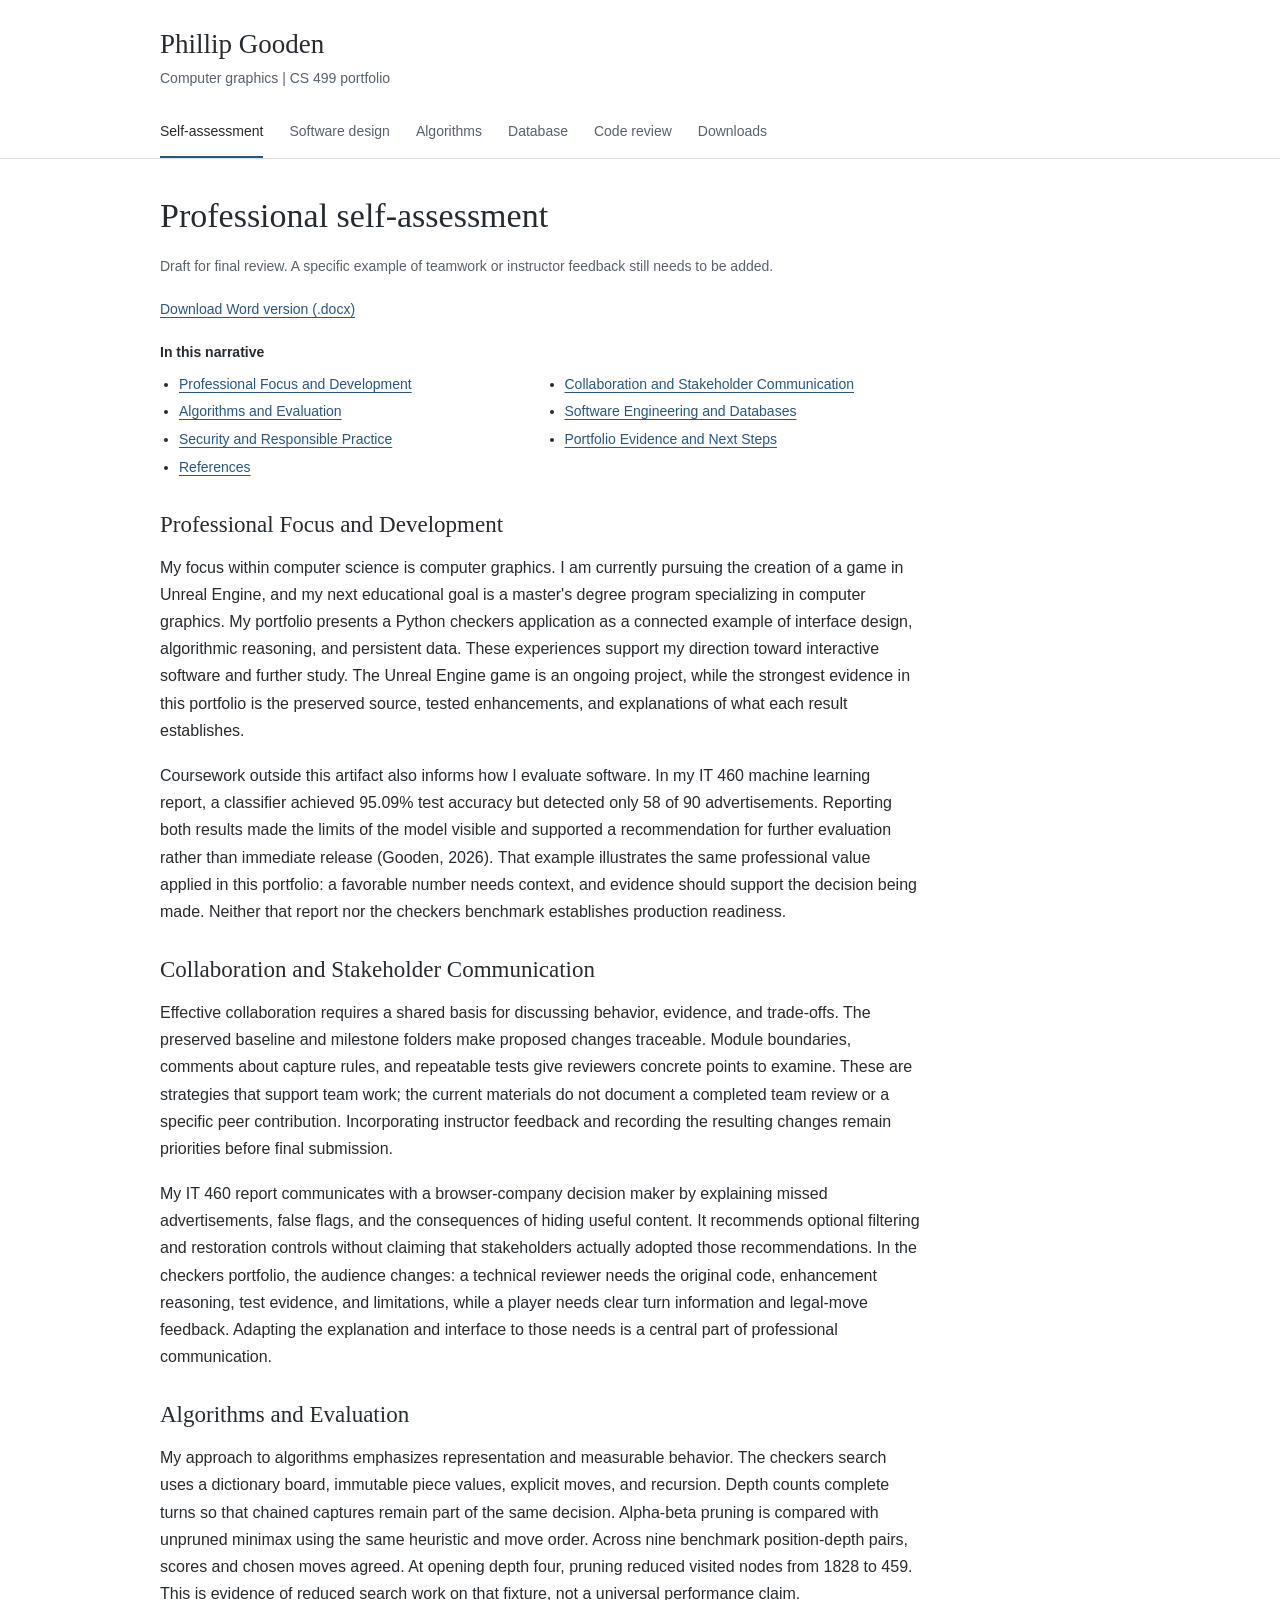
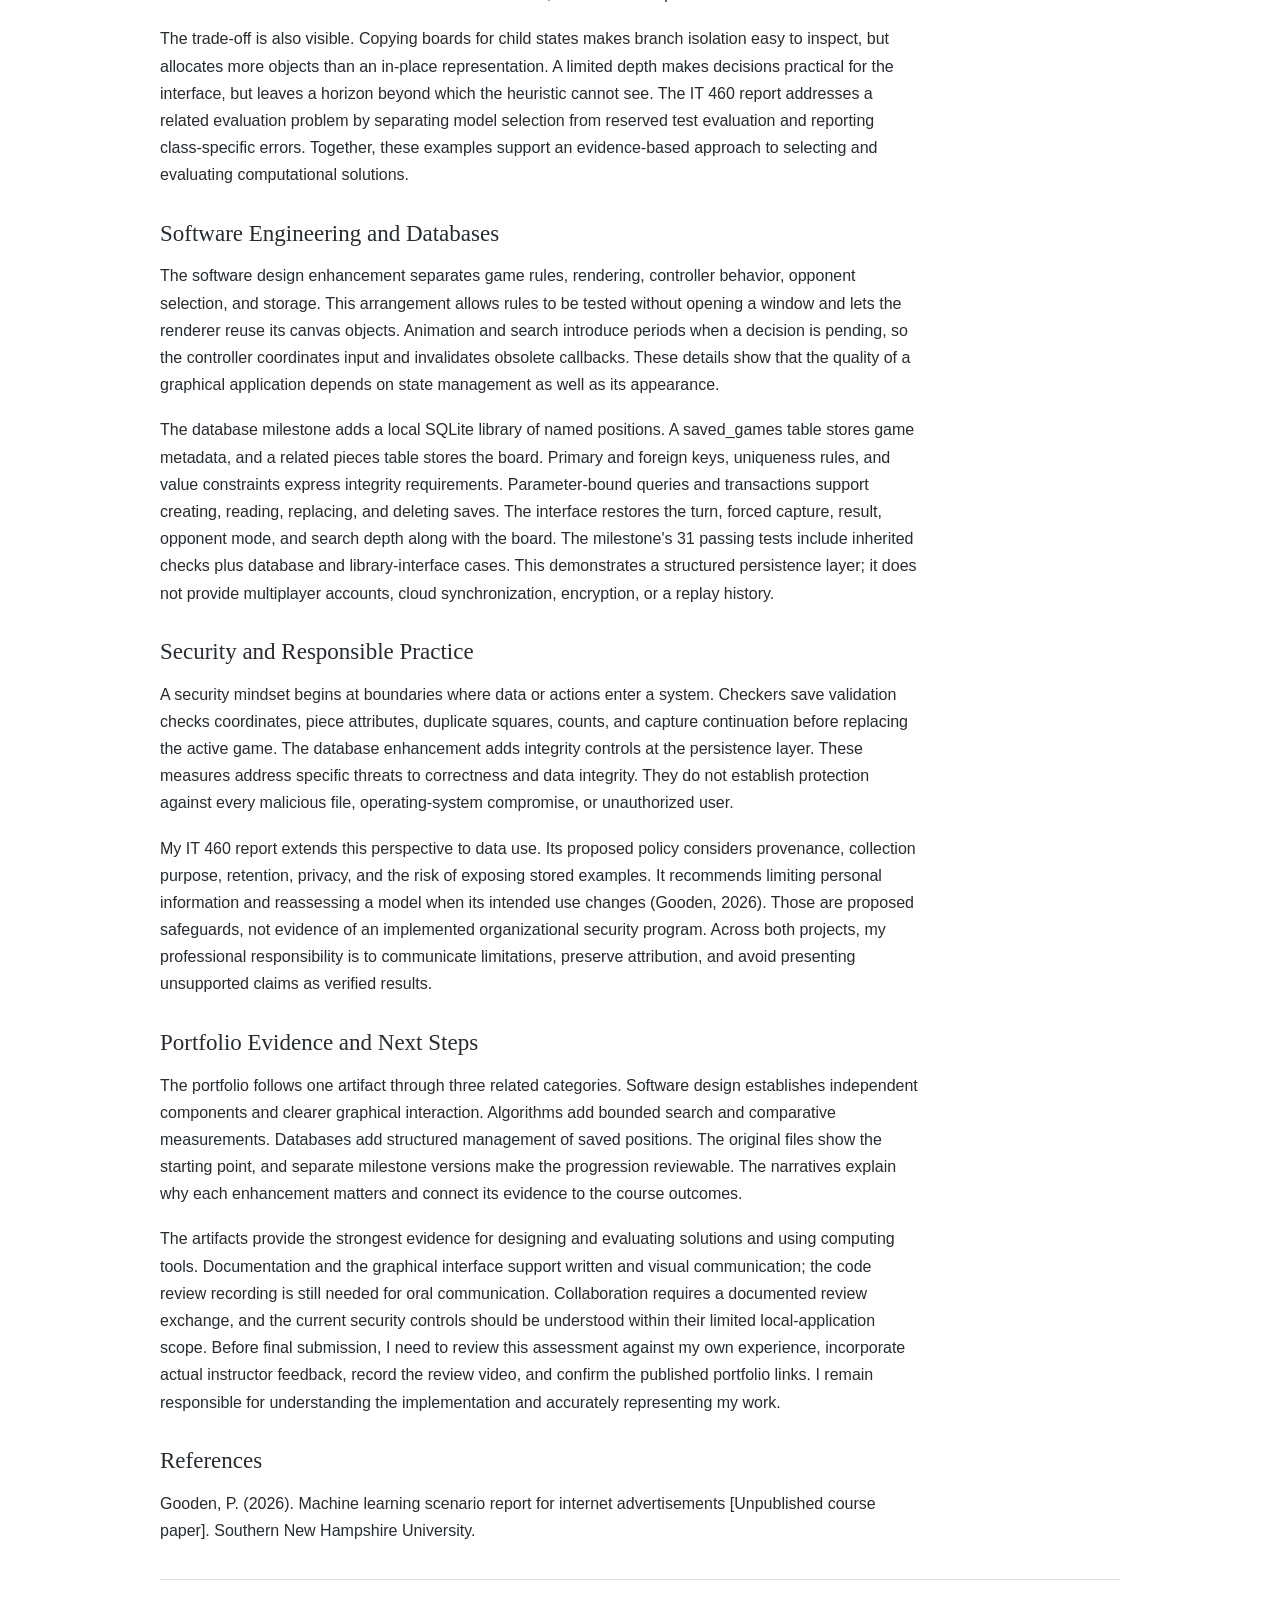
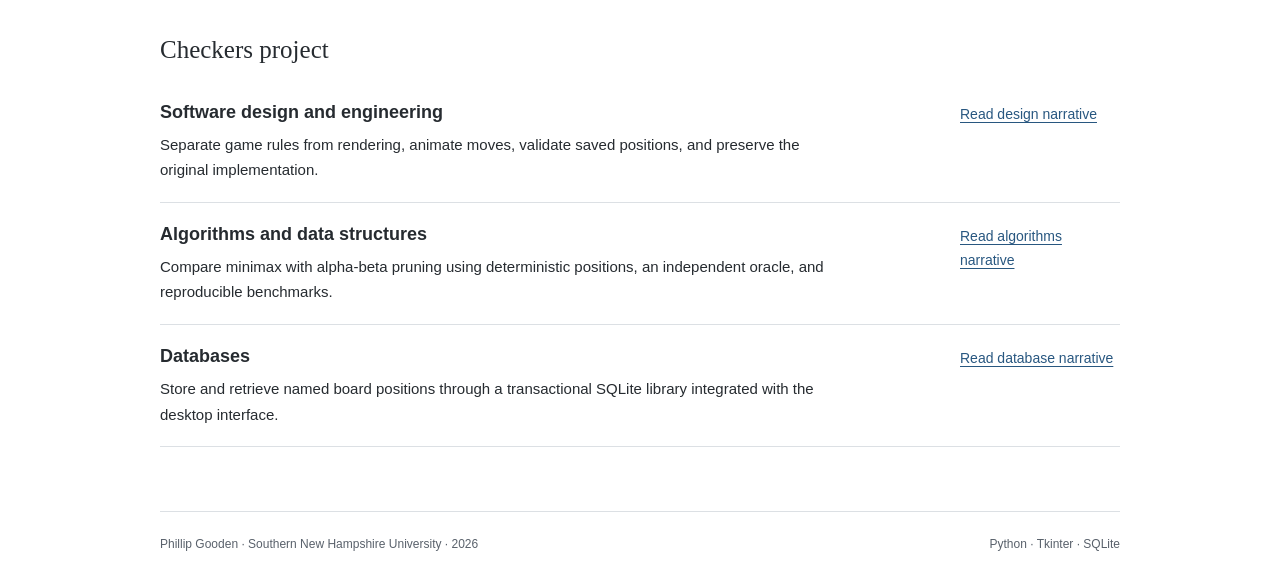
<file: index.html>
<!doctype html>
<html lang="en"><head><meta charset="utf-8"><meta name="viewport" content="width=device-width,initial-scale=1"><meta name="description" content="Phillip Gooden’s computer graphics capstone: graphical checkers, minimax search, and database persistence."><title>Professional self-assessment | Phillip Gooden</title><link rel="stylesheet" href="styles.css?v=2"></head><body><a class="skip" href="#main">Skip to content</a><header><div class="header-inner"><a class="brand" href="index.html">Phillip Gooden<span>Computer graphics | CS 499 portfolio</span></a><nav aria-label="Main navigation"><a href="index.html" aria-current="page">Self-assessment</a><a href="software.html">Software design</a><a href="algorithms.html">Algorithms</a><a href="database.html">Database</a><a href="review.html">Code review</a><a href="downloads.html">Downloads</a></nav></div></header><main id="main"><h1>Professional self-assessment</h1><section id="assessment" class="section-rule"><p class="note">Draft for final review. A specific example of teamwork or instructor feedback still needs to be added.</p><a class="button secondary" href="documents/Professional_Self_Assessment_Draft.docx">Download Word version (.docx)</a><div class="section-index"><strong>In this narrative</strong><ul><li><a href="#section-1">Professional Focus and Development</a></li><li><a href="#section-2">Collaboration and Stakeholder Communication</a></li><li><a href="#section-3">Algorithms and Evaluation</a></li><li><a href="#section-4">Software Engineering and Databases</a></li><li><a href="#section-5">Security and Responsible Practice</a></li><li><a href="#section-6">Portfolio Evidence and Next Steps</a></li><li><a href="#section-7">References</a></li></ul></div><article class="doc-body"><h2 id="section-1">Professional Focus and Development</h2><p>My focus within computer science is computer graphics. I am currently pursuing the creation of a game in Unreal Engine, and my next educational goal is a master's degree program specializing in computer graphics. My portfolio presents a Python checkers application as a connected example of interface design, algorithmic reasoning, and persistent data. These experiences support my direction toward interactive software and further study. The Unreal Engine game is an ongoing project, while the strongest evidence in this portfolio is the preserved source, tested enhancements, and explanations of what each result establishes.</p><p>Coursework outside this artifact also informs how I evaluate software. In my IT 460 machine learning report, a classifier achieved 95.09% test accuracy but detected only 58 of 90 advertisements. Reporting both results made the limits of the model visible and supported a recommendation for further evaluation rather than immediate release (Gooden, 2026). That example illustrates the same professional value applied in this portfolio: a favorable number needs context, and evidence should support the decision being made. Neither that report nor the checkers benchmark establishes production readiness.</p><h2 id="section-2">Collaboration and Stakeholder Communication</h2><p>Effective collaboration requires a shared basis for discussing behavior, evidence, and trade-offs. The preserved baseline and milestone folders make proposed changes traceable. Module boundaries, comments about capture rules, and repeatable tests give reviewers concrete points to examine. These are strategies that support team work; the current materials do not document a completed team review or a specific peer contribution. Incorporating instructor feedback and recording the resulting changes remain priorities before final submission.</p><p>My IT 460 report communicates with a browser-company decision maker by explaining missed advertisements, false flags, and the consequences of hiding useful content. It recommends optional filtering and restoration controls without claiming that stakeholders actually adopted those recommendations. In the checkers portfolio, the audience changes: a technical reviewer needs the original code, enhancement reasoning, test evidence, and limitations, while a player needs clear turn information and legal-move feedback. Adapting the explanation and interface to those needs is a central part of professional communication.</p><h2 id="section-3">Algorithms and Evaluation</h2><p>My approach to algorithms emphasizes representation and measurable behavior. The checkers search uses a dictionary board, immutable piece values, explicit moves, and recursion. Depth counts complete turns so that chained captures remain part of the same decision. Alpha-beta pruning is compared with unpruned minimax using the same heuristic and move order. Across nine benchmark position-depth pairs, scores and chosen moves agreed. At opening depth four, pruning reduced visited nodes from 1828 to 459. This is evidence of reduced search work on that fixture, not a universal performance claim.</p><p>The trade-off is also visible. Copying boards for child states makes branch isolation easy to inspect, but allocates more objects than an in-place representation. A limited depth makes decisions practical for the interface, but leaves a horizon beyond which the heuristic cannot see. The IT 460 report addresses a related evaluation problem by separating model selection from reserved test evaluation and reporting class-specific errors. Together, these examples support an evidence-based approach to selecting and evaluating computational solutions.</p><h2 id="section-4">Software Engineering and Databases</h2><p>The software design enhancement separates game rules, rendering, controller behavior, opponent selection, and storage. This arrangement allows rules to be tested without opening a window and lets the renderer reuse its canvas objects. Animation and search introduce periods when a decision is pending, so the controller coordinates input and invalidates obsolete callbacks. These details show that the quality of a graphical application depends on state management as well as its appearance.</p><p>The database milestone adds a local SQLite library of named positions. A saved_games table stores game metadata, and a related pieces table stores the board. Primary and foreign keys, uniqueness rules, and value constraints express integrity requirements. Parameter-bound queries and transactions support creating, reading, replacing, and deleting saves. The interface restores the turn, forced capture, result, opponent mode, and search depth along with the board. The milestone's 31 passing tests include inherited checks plus database and library-interface cases. This demonstrates a structured persistence layer; it does not provide multiplayer accounts, cloud synchronization, encryption, or a replay history.</p><h2 id="section-5">Security and Responsible Practice</h2><p>A security mindset begins at boundaries where data or actions enter a system. Checkers save validation checks coordinates, piece attributes, duplicate squares, counts, and capture continuation before replacing the active game. The database enhancement adds integrity controls at the persistence layer. These measures address specific threats to correctness and data integrity. They do not establish protection against every malicious file, operating-system compromise, or unauthorized user.</p><p>My IT 460 report extends this perspective to data use. Its proposed policy considers provenance, collection purpose, retention, privacy, and the risk of exposing stored examples. It recommends limiting personal information and reassessing a model when its intended use changes (Gooden, 2026). Those are proposed safeguards, not evidence of an implemented organizational security program. Across both projects, my professional responsibility is to communicate limitations, preserve attribution, and avoid presenting unsupported claims as verified results.</p><h2 id="section-6">Portfolio Evidence and Next Steps</h2><p>The portfolio follows one artifact through three related categories. Software design establishes independent components and clearer graphical interaction. Algorithms add bounded search and comparative measurements. Databases add structured management of saved positions. The original files show the starting point, and separate milestone versions make the progression reviewable. The narratives explain why each enhancement matters and connect its evidence to the course outcomes.</p><p>The artifacts provide the strongest evidence for designing and evaluating solutions and using computing tools. Documentation and the graphical interface support written and visual communication; the code review recording is still needed for oral communication. Collaboration requires a documented review exchange, and the current security controls should be understood within their limited local-application scope. Before final submission, I need to review this assessment against my own experience, incorporate actual instructor feedback, record the review video, and confirm the published portfolio links. I remain responsible for understanding the implementation and accurately representing my work.</p><h2 id="section-7">References</h2><p>Gooden, P. (2026). Machine learning scenario report for internet advertisements [Unpublished course paper]. Southern New Hampshire University.</p></article></section><section class="section-rule"><h2>Checkers project</h2><div class="milestone"><div><h3>Software design and engineering</h3><p>Separate game rules from rendering, animate moves, validate saved positions, and preserve the original implementation.</p></div><a href="software.html">Read design narrative</a></div><div class="milestone"><div><h3>Algorithms and data structures</h3><p>Compare minimax with alpha-beta pruning using deterministic positions, an independent oracle, and reproducible benchmarks.</p></div><a href="algorithms.html">Read algorithms narrative</a></div><div class="milestone"><div><h3>Databases</h3><p>Store and retrieve named board positions through a transactional SQLite library integrated with the desktop interface.</p></div><a href="database.html">Read database narrative</a></div></section></main><footer><span>Phillip Gooden · Southern New Hampshire University · 2026</span><span>Python · Tkinter · SQLite</span></footer></body></html>
</file>
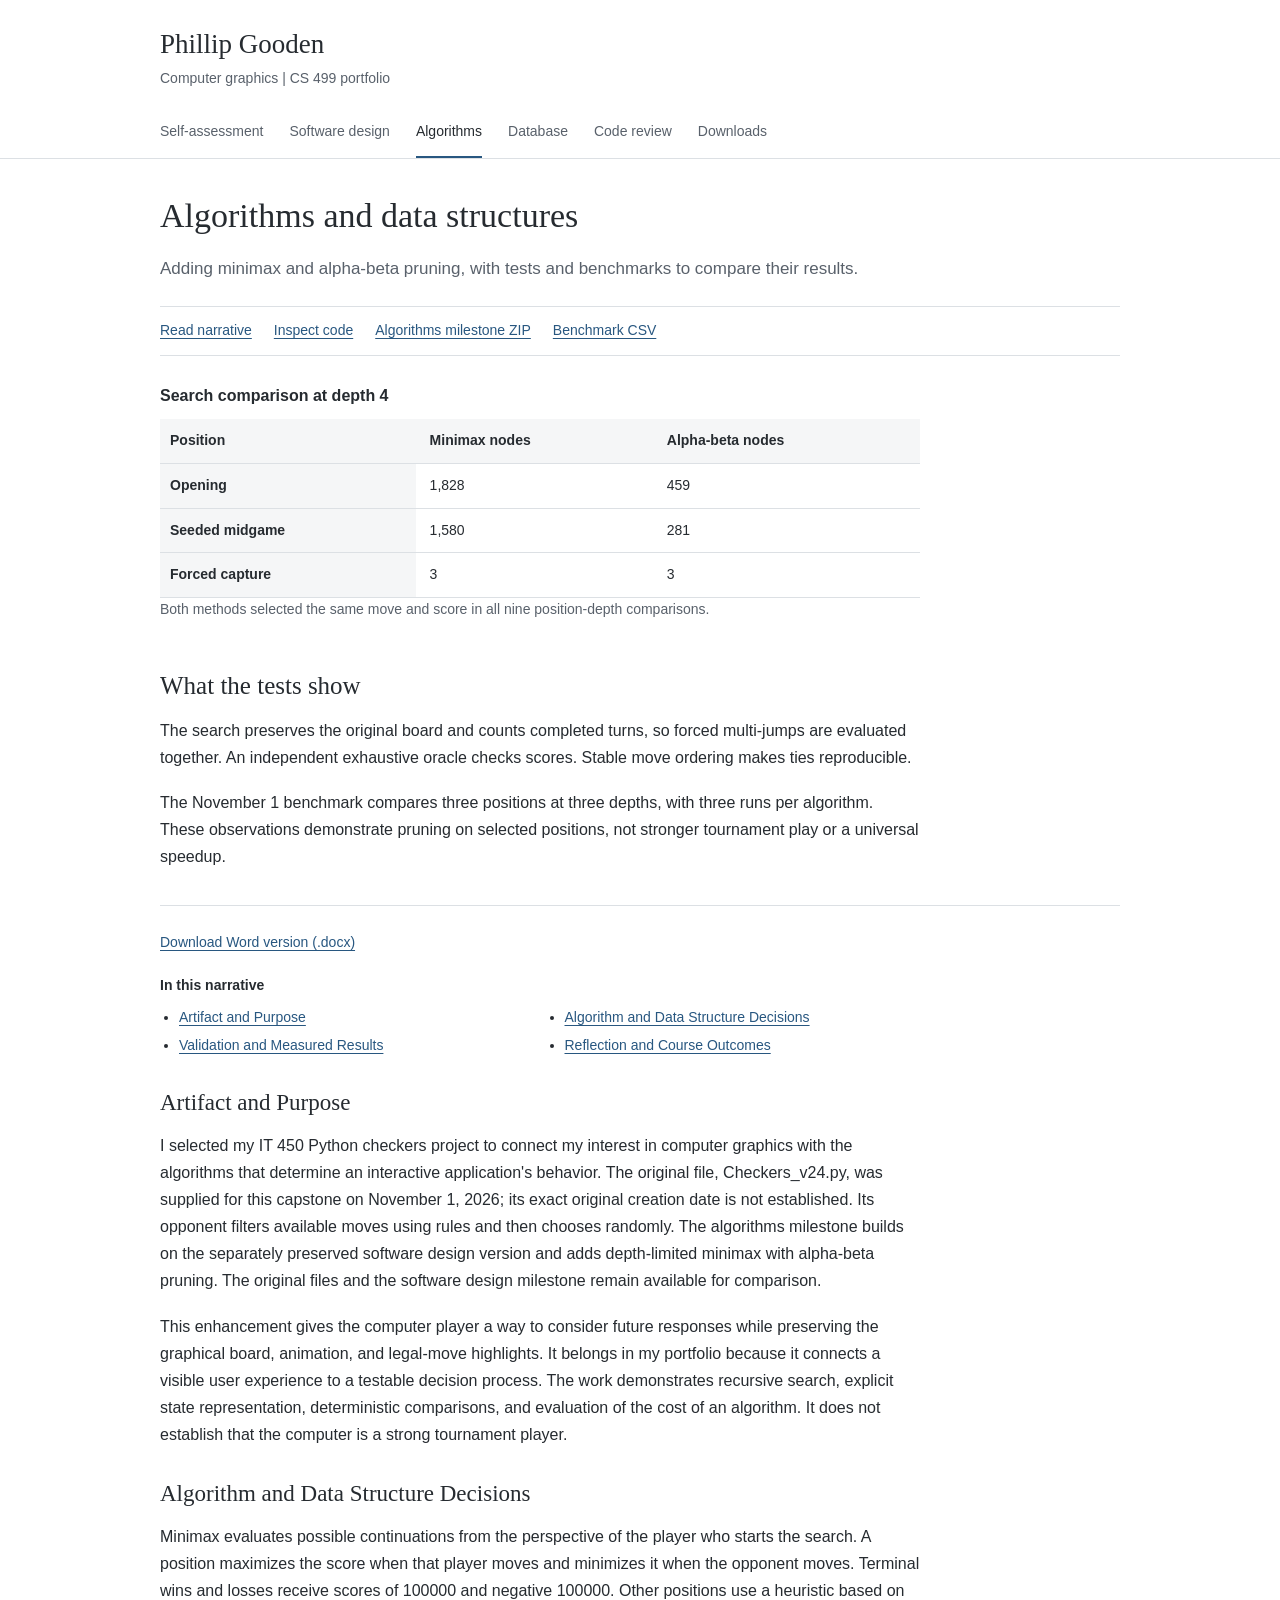
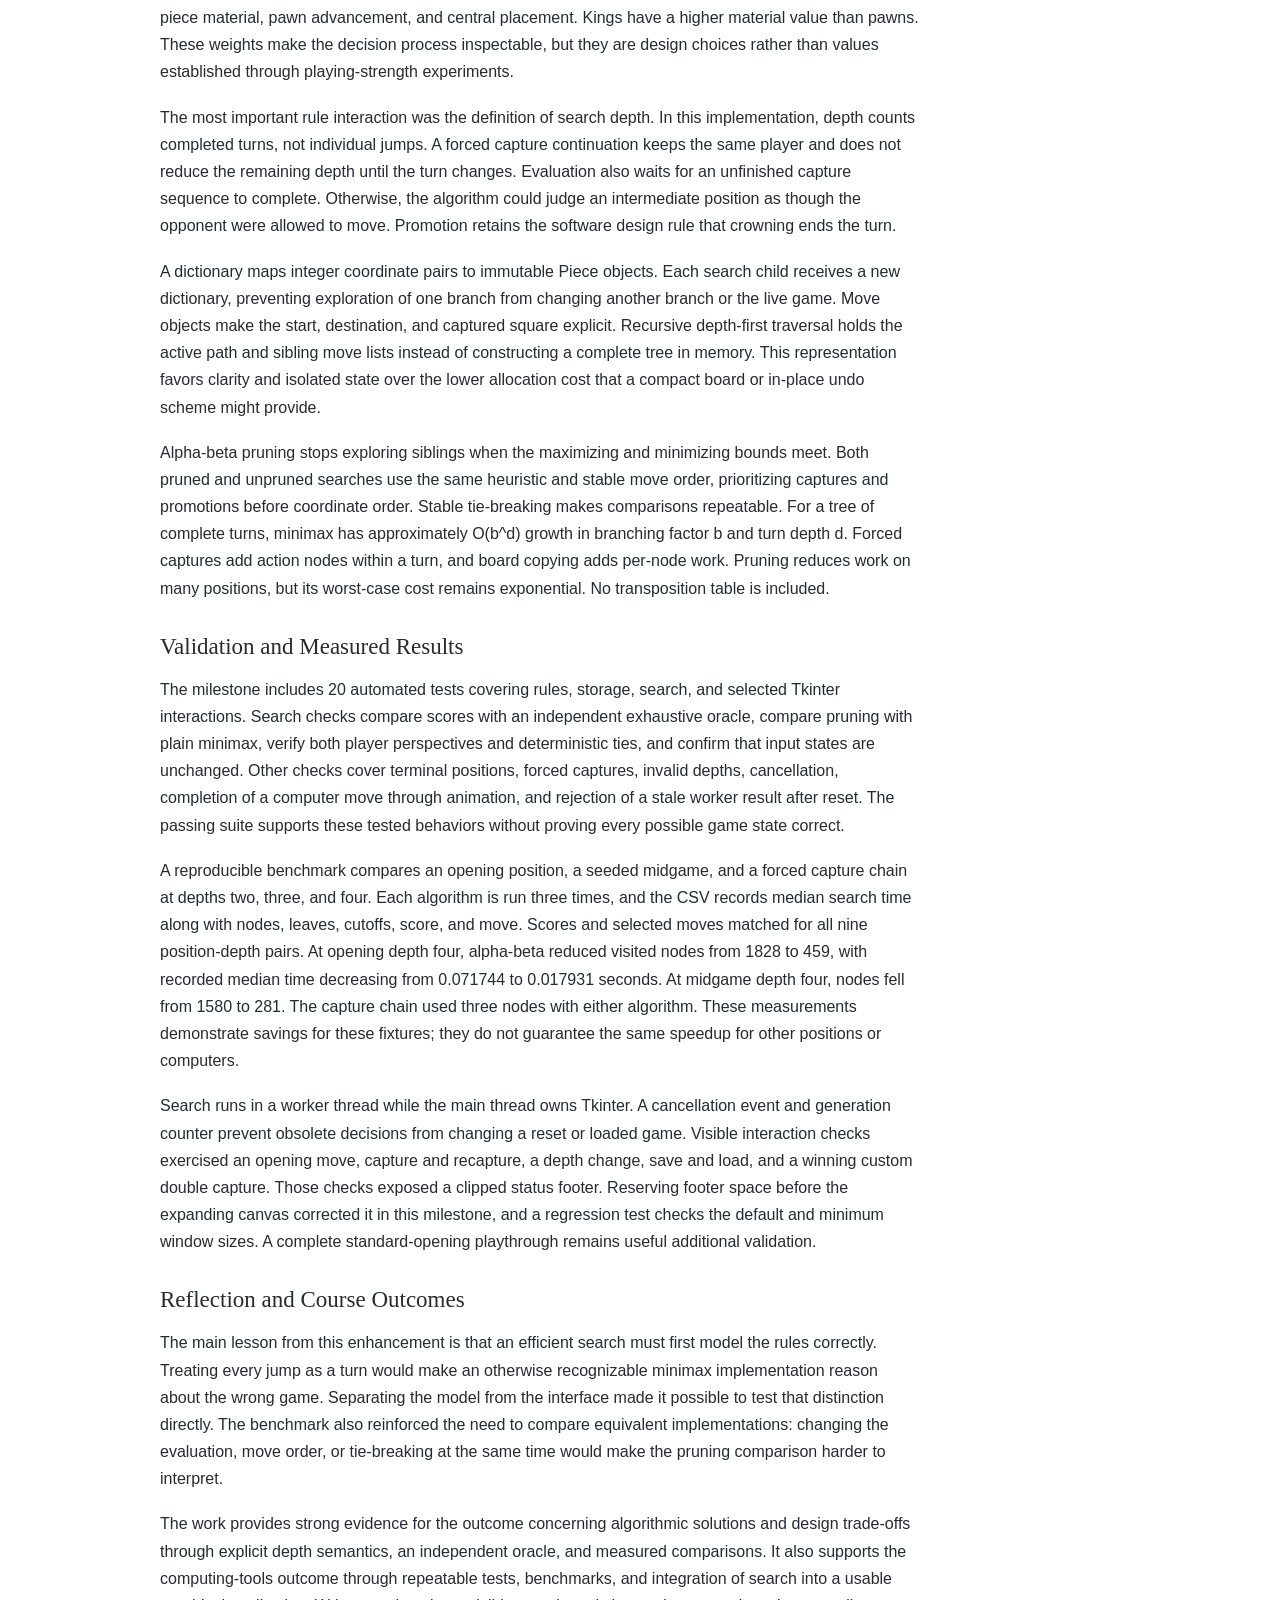
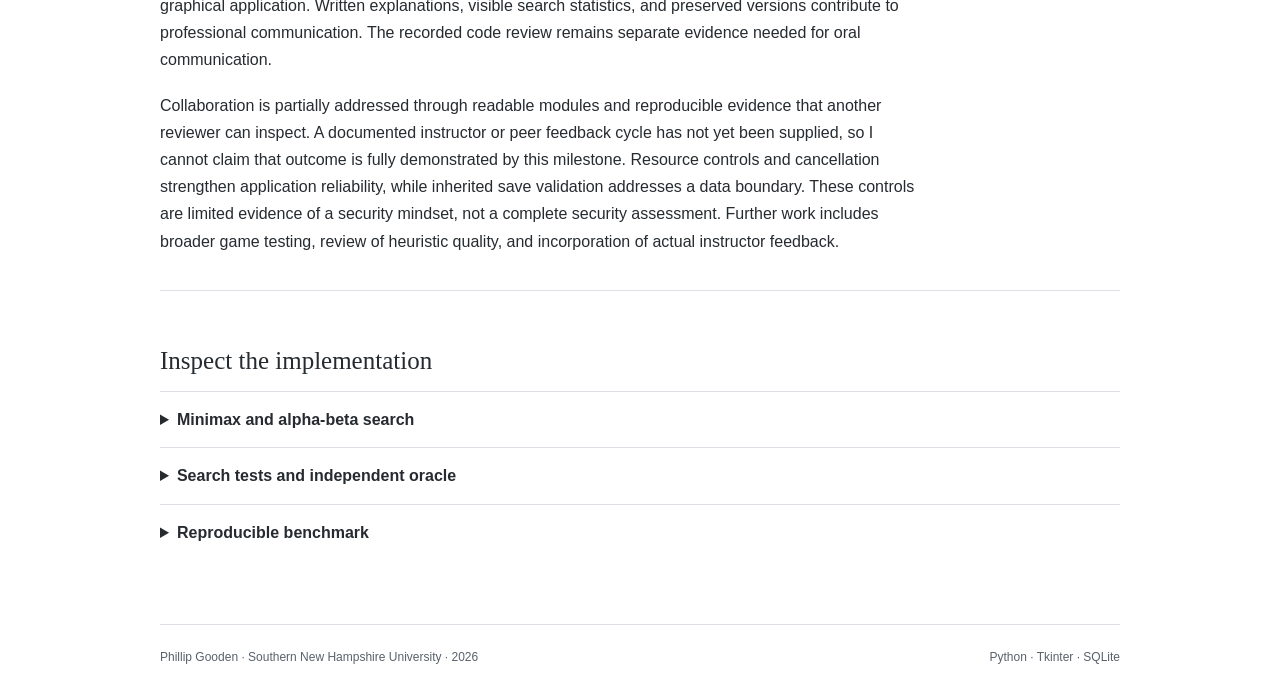
<file: algorithms.html>
<!doctype html>
<html lang="en"><head><meta charset="utf-8"><meta name="viewport" content="width=device-width,initial-scale=1"><meta name="description" content="Phillip Gooden’s computer graphics capstone: graphical checkers, minimax search, and database persistence."><title>Algorithms and data structures | Phillip Gooden</title><link rel="stylesheet" href="styles.css?v=2"></head><body><a class="skip" href="#main">Skip to content</a><header><div class="header-inner"><a class="brand" href="index.html">Phillip Gooden<span>Computer graphics | CS 499 portfolio</span></a><nav aria-label="Main navigation"><a href="index.html">Self-assessment</a><a href="software.html">Software design</a><a href="algorithms.html" aria-current="page">Algorithms</a><a href="database.html">Database</a><a href="review.html">Code review</a><a href="downloads.html">Downloads</a></nav></div></header><main id="main"><h1>Algorithms and data structures</h1><p class="lede">Adding minimax and alpha-beta pruning, with tests and benchmarks to compare their results.</p><div class="toc"><a href="#narrative">Read narrative</a><a href="#source">Inspect code</a><a href="milestones-algorithms.zip">Algorithms milestone ZIP</a><a href="artifacts/milestones/algorithms/benchmarks/search_results.csv">Benchmark CSV</a></div><div class="table-wrap"><table><caption>Search comparison at depth 4</caption><thead><tr><th scope="col">Position</th><th scope="col">Minimax nodes</th><th scope="col">Alpha-beta nodes</th></tr></thead><tbody><tr><th scope="row">Opening</th><td>1,828</td><td>459</td></tr><tr><th scope="row">Seeded midgame</th><td>1,580</td><td>281</td></tr><tr><th scope="row">Forced capture</th><td>3</td><td>3</td></tr></tbody></table><p class="note">Both methods selected the same move and score in all nine position-depth comparisons.</p></div><div class="reading"><h2>What the tests show</h2><p>The search preserves the original board and counts completed turns, so forced multi-jumps are evaluated together. An independent exhaustive oracle checks scores. Stable move ordering makes ties reproducible.</p><p>The November 1 benchmark compares three positions at three depths, with three runs per algorithm. These observations demonstrate pruning on selected positions, not stronger tournament play or a universal speedup.</p></div><section id="narrative" class="section-rule"><a class="button secondary" href="documents/Algorithms_and_Data_Structures_Enhancement_Narrative.docx">Download Word version (.docx)</a><div class="section-index"><strong>In this narrative</strong><ul><li><a href="#section-1">Artifact and Purpose</a></li><li><a href="#section-2">Algorithm and Data Structure Decisions</a></li><li><a href="#section-3">Validation and Measured Results</a></li><li><a href="#section-4">Reflection and Course Outcomes</a></li></ul></div><article class="doc-body"><h2 id="section-1">Artifact and Purpose</h2><p>I selected my IT 450 Python checkers project to connect my interest in computer graphics with the algorithms that determine an interactive application's behavior. The original file, Checkers_v24.py, was supplied for this capstone on November 1, 2026; its exact original creation date is not established. Its opponent filters available moves using rules and then chooses randomly. The algorithms milestone builds on the separately preserved software design version and adds depth-limited minimax with alpha-beta pruning. The original files and the software design milestone remain available for comparison.</p><p>This enhancement gives the computer player a way to consider future responses while preserving the graphical board, animation, and legal-move highlights. It belongs in my portfolio because it connects a visible user experience to a testable decision process. The work demonstrates recursive search, explicit state representation, deterministic comparisons, and evaluation of the cost of an algorithm. It does not establish that the computer is a strong tournament player.</p><h2 id="section-2">Algorithm and Data Structure Decisions</h2><p>Minimax evaluates possible continuations from the perspective of the player who starts the search. A position maximizes the score when that player moves and minimizes it when the opponent moves. Terminal wins and losses receive scores of 100000 and negative 100000. Other positions use a heuristic based on piece material, pawn advancement, and central placement. Kings have a higher material value than pawns. These weights make the decision process inspectable, but they are design choices rather than values established through playing-strength experiments.</p><p>The most important rule interaction was the definition of search depth. In this implementation, depth counts completed turns, not individual jumps. A forced capture continuation keeps the same player and does not reduce the remaining depth until the turn changes. Evaluation also waits for an unfinished capture sequence to complete. Otherwise, the algorithm could judge an intermediate position as though the opponent were allowed to move. Promotion retains the software design rule that crowning ends the turn.</p><p>A dictionary maps integer coordinate pairs to immutable Piece objects. Each search child receives a new dictionary, preventing exploration of one branch from changing another branch or the live game. Move objects make the start, destination, and captured square explicit. Recursive depth-first traversal holds the active path and sibling move lists instead of constructing a complete tree in memory. This representation favors clarity and isolated state over the lower allocation cost that a compact board or in-place undo scheme might provide.</p><p>Alpha-beta pruning stops exploring siblings when the maximizing and minimizing bounds meet. Both pruned and unpruned searches use the same heuristic and stable move order, prioritizing captures and promotions before coordinate order. Stable tie-breaking makes comparisons repeatable. For a tree of complete turns, minimax has approximately O(b^d) growth in branching factor b and turn depth d. Forced captures add action nodes within a turn, and board copying adds per-node work. Pruning reduces work on many positions, but its worst-case cost remains exponential. No transposition table is included.</p><h2 id="section-3">Validation and Measured Results</h2><p>The milestone includes 20 automated tests covering rules, storage, search, and selected Tkinter interactions. Search checks compare scores with an independent exhaustive oracle, compare pruning with plain minimax, verify both player perspectives and deterministic ties, and confirm that input states are unchanged. Other checks cover terminal positions, forced captures, invalid depths, cancellation, completion of a computer move through animation, and rejection of a stale worker result after reset. The passing suite supports these tested behaviors without proving every possible game state correct.</p><p>A reproducible benchmark compares an opening position, a seeded midgame, and a forced capture chain at depths two, three, and four. Each algorithm is run three times, and the CSV records median search time along with nodes, leaves, cutoffs, score, and move. Scores and selected moves matched for all nine position-depth pairs. At opening depth four, alpha-beta reduced visited nodes from 1828 to 459, with recorded median time decreasing from 0.071744 to 0.017931 seconds. At midgame depth four, nodes fell from 1580 to 281. The capture chain used three nodes with either algorithm. These measurements demonstrate savings for these fixtures; they do not guarantee the same speedup for other positions or computers.</p><p>Search runs in a worker thread while the main thread owns Tkinter. A cancellation event and generation counter prevent obsolete decisions from changing a reset or loaded game. Visible interaction checks exercised an opening move, capture and recapture, a depth change, save and load, and a winning custom double capture. Those checks exposed a clipped status footer. Reserving footer space before the expanding canvas corrected it in this milestone, and a regression test checks the default and minimum window sizes. A complete standard-opening playthrough remains useful additional validation.</p><h2 id="section-4">Reflection and Course Outcomes</h2><p>The main lesson from this enhancement is that an efficient search must first model the rules correctly. Treating every jump as a turn would make an otherwise recognizable minimax implementation reason about the wrong game. Separating the model from the interface made it possible to test that distinction directly. The benchmark also reinforced the need to compare equivalent implementations: changing the evaluation, move order, or tie-breaking at the same time would make the pruning comparison harder to interpret.</p><p>The work provides strong evidence for the outcome concerning algorithmic solutions and design trade-offs through explicit depth semantics, an independent oracle, and measured comparisons. It also supports the computing-tools outcome through repeatable tests, benchmarks, and integration of search into a usable graphical application. Written explanations, visible search statistics, and preserved versions contribute to professional communication. The recorded code review remains separate evidence needed for oral communication.</p><p>Collaboration is partially addressed through readable modules and reproducible evidence that another reviewer can inspect. A documented instructor or peer feedback cycle has not yet been supplied, so I cannot claim that outcome is fully demonstrated by this milestone. Resource controls and cancellation strengthen application reliability, while inherited save validation addresses a data boundary. These controls are limited evidence of a security mindset, not a complete security assessment. Further work includes broader game testing, review of heuristic quality, and incorporation of actual instructor feedback.</p></article></section><section id="source" class="section-rule"><h2>Inspect the implementation</h2><details><summary>Minimax and alpha-beta search</summary><p><a href="artifacts/milestones/algorithms/checkers/ai.py">Download source file</a></p><pre tabindex="0"><code>"""Minimax with alpha-beta pruning; depth counts completed turns, not jumps."""
from dataclasses import dataclass
from math import inf
from time import perf_counter
from .model import Game, Move

WIN = 100_000

class SearchCancelled(Exception):
    """Cancelled searches never return partial decisions."""

@dataclass
class SearchStats:
    nodes: int = 0
    leaves: int = 0
    cutoffs: int = 0
    elapsed_seconds: float = 0.0

@dataclass
class SearchResult:
    move: Move | None
    score: int
    depth: int
    stats: SearchStats

def evaluate(game, perspective):
    total = 0
    for (x, y), piece in game.board.items():
        value = 175 if piece.king else 100 + 4 * (y if piece.color == 'White' else 7-y)
        value += 3 if 2 &lt;= x &lt;= 5 and 2 &lt;= y &lt;= 5 else 0
        total += value if piece.color == perspective else -value
    return total

def ordered_moves(game, moves):
    """Identical stable order in both searches, including deterministic ties."""
    def key(move):
        piece = game.board[move.start]
        captured = game.board.get(move.captured)
        promotion = not piece.king and move.end[1] == (7 if piece.color == 'White' else 0)
        return (-int(captured is not None), -int(bool(captured and captured.king)),
                -int(promotion), move.start, move.end)
    return sorted(moves, key=key)

def search(game, depth=3, *, pruning=True, cancel=None):
    if type(depth) is not int or not 1 &lt;= depth &lt;= 8:
        raise ValueError('Search depth must be an integer from 1 through 8.')
    started = perf_counter()
    stats = SearchStats()
    perspective = game.turn
    def visit(state, remaining, alpha, beta):
        if cancel is not None and cancel.is_set():
            raise SearchCancelled()
        stats.nodes += 1
        moves = state.legal_moves()
        if state.winner or not moves:
            stats.leaves += 1
            winner = state.winner or ('Black' if state.turn == 'White' else 'White')
            return (WIN if winner == perspective else -WIN), None
        if remaining &lt;= 0 and state.forced is None:
            stats.leaves += 1
            return evaluate(state, perspective), None
        maximizing = state.turn == perspective
        best_score, best_move = (-inf if maximizing else inf), None
        for move in ordered_moves(state, moves):
            # Immutable pieces are shared; mutable board dictionaries are copied.
            child = Game(dict(state.board), state.turn, state.forced, state.winner)
            child.apply(move)
            child_depth = remaining - int(child.turn != state.turn)
            score, _ = visit(child, child_depth, alpha, beta)
            if best_move is None or (score &gt; best_score if maximizing else score &lt; best_score):
                best_score, best_move = score, move
            if maximizing:
                alpha = max(alpha, best_score)
            else:
                beta = min(beta, best_score)
            if pruning and alpha &gt;= beta:
                stats.cutoffs += 1
                break
        return best_score, best_move
    score, move = visit(game, depth, -inf, inf)
    stats.elapsed_seconds = perf_counter() - started
    return SearchResult(move, int(score), depth, stats)

def choose_move(game, rng=None, depth=3):
    """Compatibility entry point; rng is unused because ties are deterministic."""
    return search(game, depth).move
</code></pre></details><details><summary>Search tests and independent oracle</summary><p><a href="artifacts/milestones/algorithms/tests/test_search.py">Download source file</a></p><pre tabindex="0"><code>import unittest
from random import Random
from threading import Event
from checkers.model import Game, Piece, Move
from checkers.ai import search, evaluate, WIN, SearchCancelled


def reference_score(game, depth, perspective):
    """Small independent exhaustive oracle with no alpha/beta or ordering."""
    legal = game.legal_moves()
    if game.winner or not legal:
        winner = game.winner or ('Black' if game.turn == 'White' else 'White')
        return WIN if winner == perspective else -WIN
    if depth &lt;= 0 and game.forced is None:
        return evaluate(game, perspective)
    values = []
    for move in legal:
        child = Game(dict(game.board), game.turn, game.forced, game.winner)
        child.apply(move)
        values.append(reference_score(child, depth-int(child.turn != game.turn), perspective))
    return (max if game.turn == perspective else min)(values)


class SearchTests(unittest.TestCase):
    def test_seeded_positions_match_exhaustive_oracle(self):
        rng = Random(499)
        game = Game.standard()
        for step in range(16):
            if game.winner:
                break
            if step % 2 == 0:
                with self.subTest(step=step, turn=game.turn):
                    before = Game(dict(game.board),game.turn,game.forced,game.winner)
                    result = search(game,2)
                    plain = search(game,2,pruning=False)
                    self.assertEqual(result.score,reference_score(game,2,game.turn))
                    self.assertEqual((result.score,result.move),(plain.score,plain.move))
                    self.assertLessEqual(result.stats.nodes,plain.stats.nodes)
                    self.assertEqual(game,before)
                    child = Game(dict(game.board),game.turn,game.forced)
                    child.apply(result.move)
                    self.assertEqual(result.score,reference_score(child,2-int(child.turn!=game.turn),game.turn))
            game.apply(rng.choice(game.legal_moves()))

    def test_opening_pruning_reduces_nodes(self):
        a,b=search(Game.standard(),3),search(Game.standard(),3,pruning=False)
        self.assertEqual((a.move,a.score),(b.move,b.score))
        self.assertLess(a.stats.nodes,b.stats.nodes)
        self.assertGreater(a.stats.cutoffs,0)

    def test_capture_chain_finishes_at_depth_one(self):
        game=Game({(0,0):Piece('White'),(1,1):Piece('Black'),(3,3):Piece('Black')})
        result=search(game,1)
        self.assertEqual(result.score,WIN)
        self.assertEqual(result.move,Move((0,0),(2,2),(1,1)))
        game.apply(result.move)
        self.assertEqual(search(game,1).move,Move((2,2),(4,4),(3,3)))

    def test_black_capture_win(self):
        game=Game({(4,4):Piece('Black'),(3,3):Piece('White')},turn='Black')
        self.assertEqual(search(game,1).score,WIN)

    def test_terminal_and_blocked(self):
        game=Game({(0,0):Piece('White')},turn='Black')
        self.assertEqual(search(game,2).score,-WIN)
        self.assertIsNone(search(game,2).move)
        game.winner='Black'
        self.assertEqual(search(game,2).score,WIN)

    def test_cancellation_and_depth_validation(self):
        event=Event(); event.set()
        with self.assertRaises(SearchCancelled):
            search(Game.standard(),4,cancel=event)
        for depth in [0,-1,9,True,1.5]:
            with self.assertRaises(ValueError): search(Game.standard(),depth)

    def test_deterministic_ties(self):
        game=Game.standard()
        self.assertEqual(search(game,2).move,search(game,2).move)


if __name__=='__main__': unittest.main()
</code></pre></details><details><summary>Reproducible benchmark</summary><p><a href="artifacts/milestones/algorithms/benchmark_search.py">Download source file</a></p><pre tabindex="0"><code>"""Reproducible fixed-position comparison; results are not a strength tournament."""
import argparse
import csv
import platform
from pathlib import Path
from random import Random
from statistics import median
from checkers.model import Game, Piece
from checkers.ai import search


def positions():
    game=Game.standard()
    rng=Random(499)
    for _ in range(18):
        if game.winner: break
        game.apply(rng.choice(game.legal_moves()))
    return {'opening':Game.standard(),'seeded_midgame':game,
            'capture_chain':Game({(0,0):Piece('White'),(1,1):Piece('Black'),(3,3):Piece('Black')})}


def main():
    parser=argparse.ArgumentParser(description=__doc__)
    parser.add_argument('--output',default='benchmarks/search_results.csv')
    parser.add_argument('--repeats',type=int,default=3)
    args=parser.parse_args()
    if args.repeats&lt;1: parser.error('repeats must be positive')
    rows=[]
    for name,game in positions().items():
        for depth in (2,3,4):
            pair=[]
            for pruning in (False,True):
                runs=[search(game,depth,pruning=pruning) for _ in range(args.repeats)]
                result=runs[0]
                pair.append(result)
                rows.append(dict(position=name,depth=depth,algorithm='alpha_beta' if pruning else 'minimax',
                                 score=result.score,move=str(result.move),nodes=result.stats.nodes,
                                 leaves=result.stats.leaves,cutoffs=result.stats.cutoffs,
                                 median_seconds=round(median(r.stats.elapsed_seconds for r in runs),6),
                                 repeats=args.repeats,python=platform.python_version(),platform=platform.platform()))
            assert (pair[0].score,pair[0].move)==(pair[1].score,pair[1].move)
            print(f'{name} depth {depth}: {pair[0].stats.nodes} -&gt; {pair[1].stats.nodes} nodes; scores/moves agree')
    path=Path(args.output); path.parent.mkdir(parents=True,exist_ok=True)
    with path.open('w',newline='',encoding='utf-8') as stream:
        writer=csv.DictWriter(stream,fieldnames=list(rows[0])); writer.writeheader(); writer.writerows(rows)
    print(path)


if __name__=='__main__': main()
</code></pre></details></section></main><footer><span>Phillip Gooden · Southern New Hampshire University · 2026</span><span>Python · Tkinter · SQLite</span></footer></body></html>
</file>
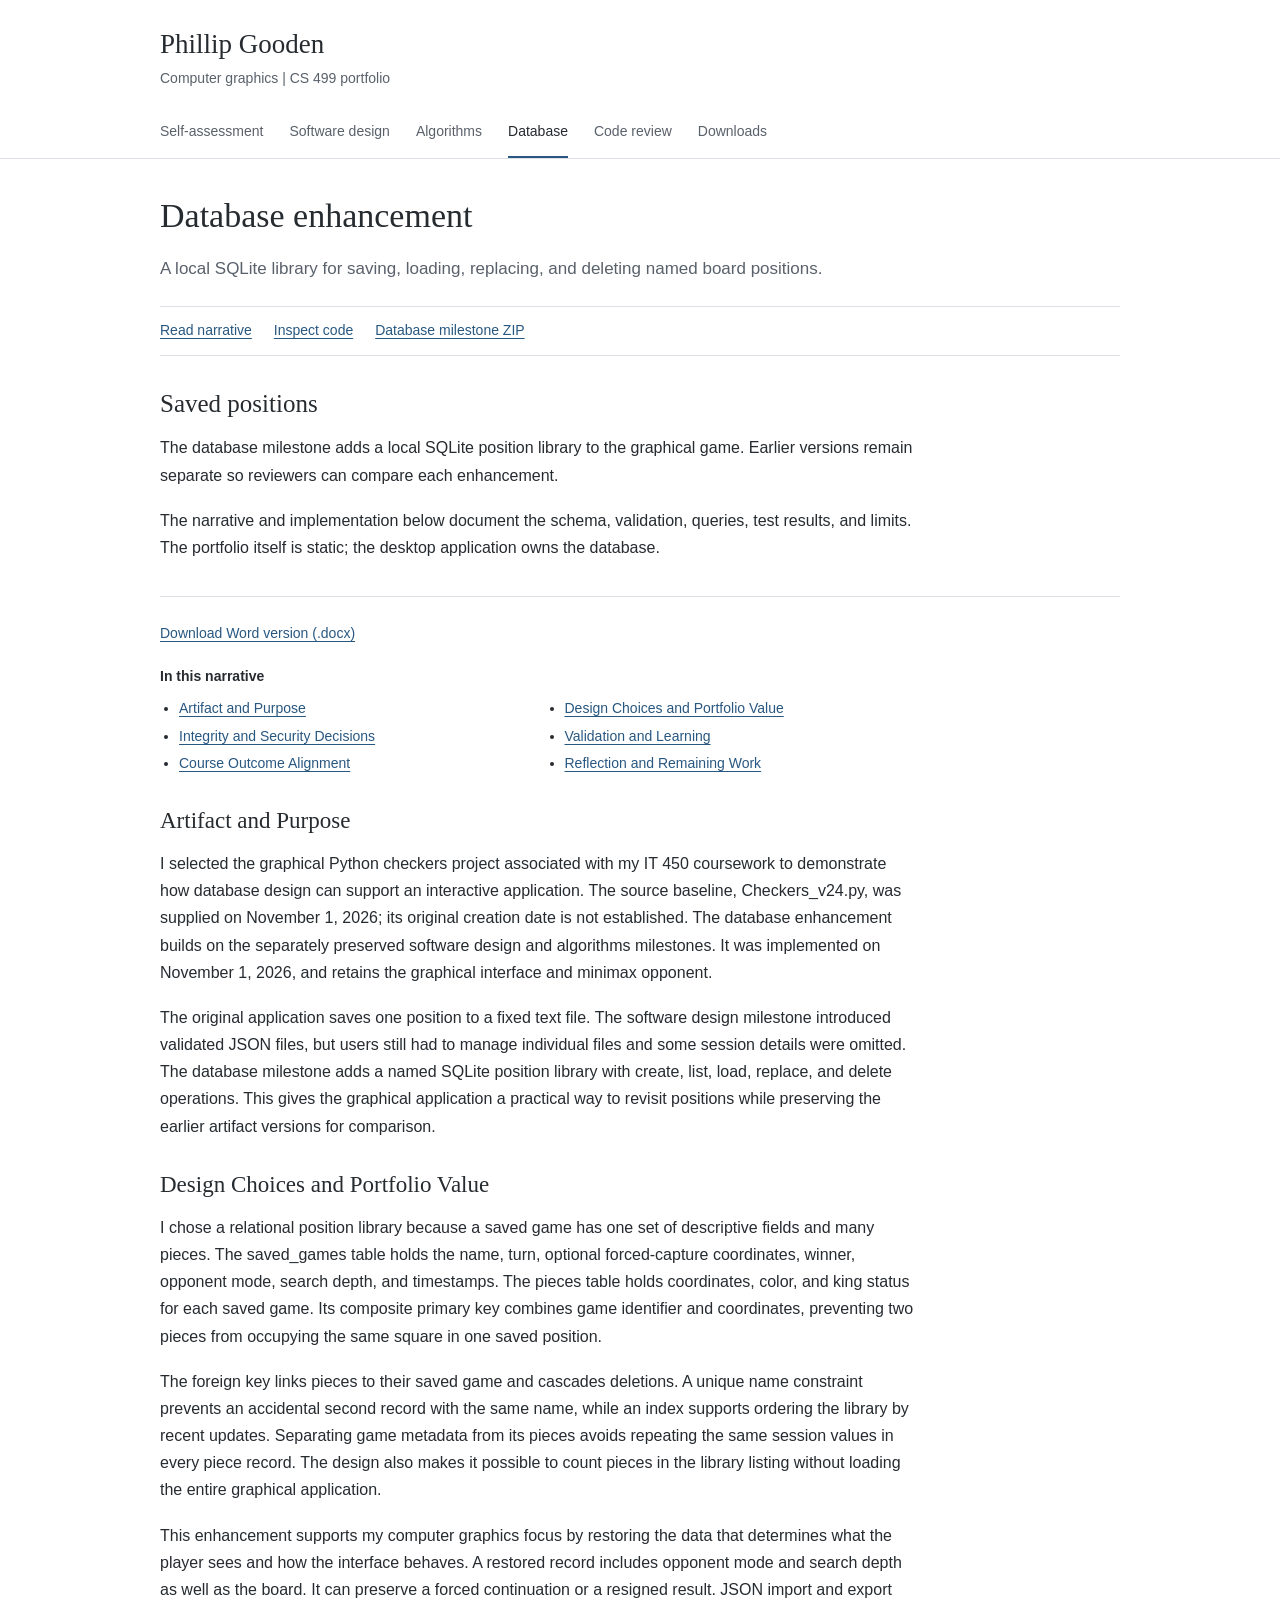
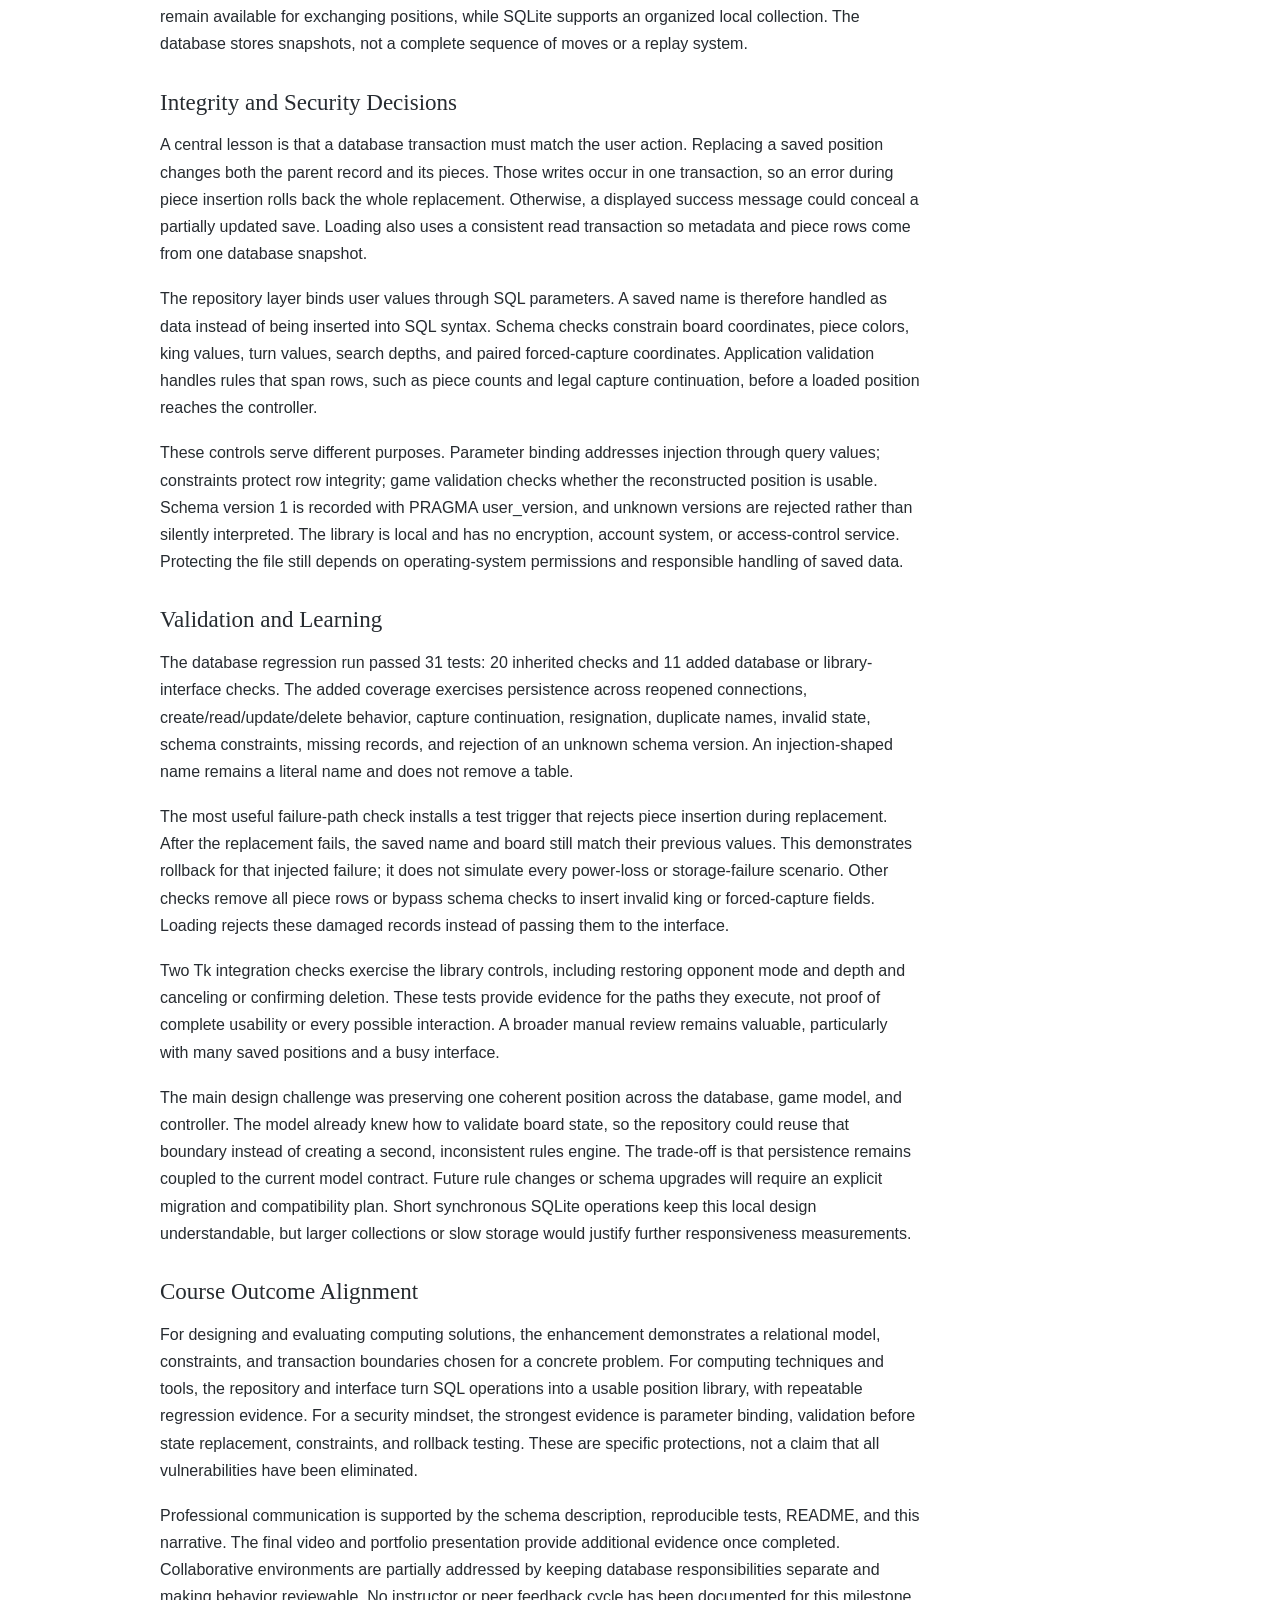
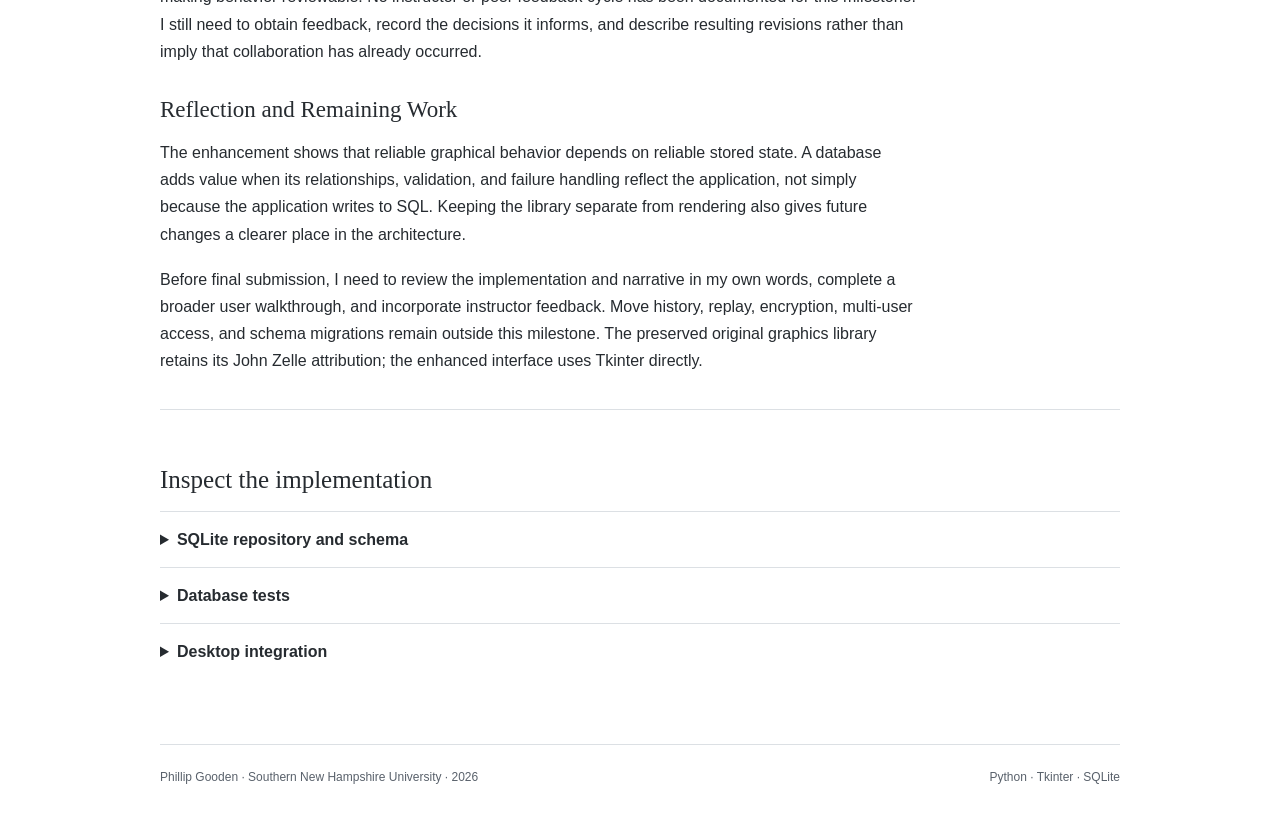
<file: database.html>
<!doctype html>
<html lang="en"><head><meta charset="utf-8"><meta name="viewport" content="width=device-width,initial-scale=1"><meta name="description" content="Phillip Gooden’s computer graphics capstone: graphical checkers, minimax search, and database persistence."><title>Database enhancement | Phillip Gooden</title><link rel="stylesheet" href="styles.css?v=2"></head><body><a class="skip" href="#main">Skip to content</a><header><div class="header-inner"><a class="brand" href="index.html">Phillip Gooden<span>Computer graphics | CS 499 portfolio</span></a><nav aria-label="Main navigation"><a href="index.html">Self-assessment</a><a href="software.html">Software design</a><a href="algorithms.html">Algorithms</a><a href="database.html" aria-current="page">Database</a><a href="review.html">Code review</a><a href="downloads.html">Downloads</a></nav></div></header><main id="main"><h1>Database enhancement</h1><p class="lede">A local SQLite library for saving, loading, replacing, and deleting named board positions.</p><div class="toc"><a href="#narrative">Read narrative</a><a href="#source">Inspect code</a><a href="milestones-database.zip">Database milestone ZIP</a></div><div class="reading"><h2>Saved positions</h2><p>The database milestone adds a local SQLite position library to the graphical game. Earlier versions remain separate so reviewers can compare each enhancement.</p><p>The narrative and implementation below document the schema, validation, queries, test results, and limits. The portfolio itself is static; the desktop application owns the database.</p></div><section id="narrative" class="section-rule"><a class="button secondary" href="documents/Database_Enhancement_Narrative.docx">Download Word version (.docx)</a><div class="section-index"><strong>In this narrative</strong><ul><li><a href="#section-1">Artifact and Purpose</a></li><li><a href="#section-2">Design Choices and Portfolio Value</a></li><li><a href="#section-3">Integrity and Security Decisions</a></li><li><a href="#section-4">Validation and Learning</a></li><li><a href="#section-5">Course Outcome Alignment</a></li><li><a href="#section-6">Reflection and Remaining Work</a></li></ul></div><article class="doc-body"><h2 id="section-1">Artifact and Purpose</h2><p>I selected the graphical Python checkers project associated with my IT 450 coursework to demonstrate how database design can support an interactive application. The source baseline, Checkers_v24.py, was supplied on November 1, 2026; its original creation date is not established. The database enhancement builds on the separately preserved software design and algorithms milestones. It was implemented on November 1, 2026, and retains the graphical interface and minimax opponent.</p><p>The original application saves one position to a fixed text file. The software design milestone introduced validated JSON files, but users still had to manage individual files and some session details were omitted. The database milestone adds a named SQLite position library with create, list, load, replace, and delete operations. This gives the graphical application a practical way to revisit positions while preserving the earlier artifact versions for comparison.</p><h2 id="section-2">Design Choices and Portfolio Value</h2><p>I chose a relational position library because a saved game has one set of descriptive fields and many pieces. The saved_games table holds the name, turn, optional forced-capture coordinates, winner, opponent mode, search depth, and timestamps. The pieces table holds coordinates, color, and king status for each saved game. Its composite primary key combines game identifier and coordinates, preventing two pieces from occupying the same square in one saved position.</p><p>The foreign key links pieces to their saved game and cascades deletions. A unique name constraint prevents an accidental second record with the same name, while an index supports ordering the library by recent updates. Separating game metadata from its pieces avoids repeating the same session values in every piece record. The design also makes it possible to count pieces in the library listing without loading the entire graphical application.</p><p>This enhancement supports my computer graphics focus by restoring the data that determines what the player sees and how the interface behaves. A restored record includes opponent mode and search depth as well as the board. It can preserve a forced continuation or a resigned result. JSON import and export remain available for exchanging positions, while SQLite supports an organized local collection. The database stores snapshots, not a complete sequence of moves or a replay system.</p><h2 id="section-3">Integrity and Security Decisions</h2><p>A central lesson is that a database transaction must match the user action. Replacing a saved position changes both the parent record and its pieces. Those writes occur in one transaction, so an error during piece insertion rolls back the whole replacement. Otherwise, a displayed success message could conceal a partially updated save. Loading also uses a consistent read transaction so metadata and piece rows come from one database snapshot.</p><p>The repository layer binds user values through SQL parameters. A saved name is therefore handled as data instead of being inserted into SQL syntax. Schema checks constrain board coordinates, piece colors, king values, turn values, search depths, and paired forced-capture coordinates. Application validation handles rules that span rows, such as piece counts and legal capture continuation, before a loaded position reaches the controller.</p><p>These controls serve different purposes. Parameter binding addresses injection through query values; constraints protect row integrity; game validation checks whether the reconstructed position is usable. Schema version 1 is recorded with PRAGMA user_version, and unknown versions are rejected rather than silently interpreted. The library is local and has no encryption, account system, or access-control service. Protecting the file still depends on operating-system permissions and responsible handling of saved data.</p><h2 id="section-4">Validation and Learning</h2><p>The database regression run passed 31 tests: 20 inherited checks and 11 added database or library-interface checks. The added coverage exercises persistence across reopened connections, create/read/update/delete behavior, capture continuation, resignation, duplicate names, invalid state, schema constraints, missing records, and rejection of an unknown schema version. An injection-shaped name remains a literal name and does not remove a table.</p><p>The most useful failure-path check installs a test trigger that rejects piece insertion during replacement. After the replacement fails, the saved name and board still match their previous values. This demonstrates rollback for that injected failure; it does not simulate every power-loss or storage-failure scenario. Other checks remove all piece rows or bypass schema checks to insert invalid king or forced-capture fields. Loading rejects these damaged records instead of passing them to the interface.</p><p>Two Tk integration checks exercise the library controls, including restoring opponent mode and depth and canceling or confirming deletion. These tests provide evidence for the paths they execute, not proof of complete usability or every possible interaction. A broader manual review remains valuable, particularly with many saved positions and a busy interface.</p><p>The main design challenge was preserving one coherent position across the database, game model, and controller. The model already knew how to validate board state, so the repository could reuse that boundary instead of creating a second, inconsistent rules engine. The trade-off is that persistence remains coupled to the current model contract. Future rule changes or schema upgrades will require an explicit migration and compatibility plan. Short synchronous SQLite operations keep this local design understandable, but larger collections or slow storage would justify further responsiveness measurements.</p><h2 id="section-5">Course Outcome Alignment</h2><p>For designing and evaluating computing solutions, the enhancement demonstrates a relational model, constraints, and transaction boundaries chosen for a concrete problem. For computing techniques and tools, the repository and interface turn SQL operations into a usable position library, with repeatable regression evidence. For a security mindset, the strongest evidence is parameter binding, validation before state replacement, constraints, and rollback testing. These are specific protections, not a claim that all vulnerabilities have been eliminated.</p><p>Professional communication is supported by the schema description, reproducible tests, README, and this narrative. The final video and portfolio presentation provide additional evidence once completed. Collaborative environments are partially addressed by keeping database responsibilities separate and making behavior reviewable. No instructor or peer feedback cycle has been documented for this milestone. I still need to obtain feedback, record the decisions it informs, and describe resulting revisions rather than imply that collaboration has already occurred.</p><h2 id="section-6">Reflection and Remaining Work</h2><p>The enhancement shows that reliable graphical behavior depends on reliable stored state. A database adds value when its relationships, validation, and failure handling reflect the application, not simply because the application writes to SQL. Keeping the library separate from rendering also gives future changes a clearer place in the architecture.</p><p>Before final submission, I need to review the implementation and narrative in my own words, complete a broader user walkthrough, and incorporate instructor feedback. Move history, replay, encryption, multi-user access, and schema migrations remain outside this milestone. The preserved original graphics library retains its John Zelle attribution; the enhanced interface uses Tkinter directly.</p></article></section><section id="source" class="section-rule"><h2>Inspect the implementation</h2><details><summary>SQLite repository and schema</summary><p><a href="artifacts/milestones/database/checkers/database.py">Download source file</a></p><pre tabindex="0"><code>"""SQLite position library. One transaction replaces a parent and all its pieces."""
from contextlib import contextmanager
from dataclasses import dataclass
from pathlib import Path
import sqlite3

from . import storage
from .model import Game

SCHEMA_VERSION = 1
MODES = ('Two players', 'Computer Black', 'Computer White')

SCHEMA = """
CREATE TABLE IF NOT EXISTS saved_games (
    id INTEGER PRIMARY KEY,
    name TEXT NOT NULL UNIQUE CHECK(length(trim(name)) BETWEEN 1 AND 80),
    turn TEXT NOT NULL CHECK(turn IN ('White','Black')),
    forced_x INTEGER, forced_y INTEGER,
    winner TEXT CHECK(winner IN ('White','Black')),
    opponent TEXT NOT NULL CHECK(opponent IN ('Two players','Computer Black','Computer White')),
    depth INTEGER NOT NULL CHECK(depth BETWEEN 1 AND 4),
    created_at TEXT NOT NULL DEFAULT (strftime('%Y-%m-%dT%H:%M:%fZ','now')),
    updated_at TEXT NOT NULL DEFAULT (strftime('%Y-%m-%dT%H:%M:%fZ','now')),
    CHECK((forced_x IS NULL AND forced_y IS NULL) OR
          (forced_x IS NOT NULL AND forced_y IS NOT NULL AND
           forced_x BETWEEN 0 AND 7 AND forced_y BETWEEN 0 AND 7 AND (forced_x+forced_y)%2=0))
);
CREATE TABLE IF NOT EXISTS pieces (
    game_id INTEGER NOT NULL REFERENCES saved_games(id) ON DELETE CASCADE,
    x INTEGER NOT NULL CHECK(x BETWEEN 0 AND 7),
    y INTEGER NOT NULL CHECK(y BETWEEN 0 AND 7),
    color TEXT NOT NULL CHECK(color IN ('White','Black')),
    king INTEGER NOT NULL CHECK(king IN (0,1)),
    PRIMARY KEY(game_id,x,y),
    CHECK((x+y)%2=0),
    CHECK(king=1 OR NOT ((color='White' AND y=7) OR (color='Black' AND y=0)))
);
CREATE INDEX IF NOT EXISTS games_recent ON saved_games(updated_at DESC,id DESC);
"""


@dataclass(frozen=True)
class SavedPosition:
    id: int
    name: str
    game: Game
    opponent: str
    depth: int


class PositionLibrary:
    def __init__(self, path):
        self.path = Path(path)
        self.path.parent.mkdir(parents=True, exist_ok=True)
        with self._connection() as conn:
            version = conn.execute('PRAGMA user_version').fetchone()[0]
            if version not in (0, SCHEMA_VERSION):
                raise ValueError('Unsupported database schema version.')
            if version == 0:
                # Refuse to reinterpret an unrelated database as a checkers library.
                tables = conn.execute("SELECT name FROM sqlite_master WHERE type='table'").fetchall()
                if tables:
                    raise ValueError('This file is not a checkers position library.')
                conn.executescript('BEGIN;\n' + SCHEMA + '\nPRAGMA user_version=1;\nCOMMIT;')
            # Check expected columns before creating a dialog for this file.
            conn.execute('SELECT id,name,turn,forced_x,forced_y,winner,opponent,depth,created_at,updated_at FROM saved_games LIMIT 0')
            conn.execute('SELECT game_id,x,y,color,king FROM pieces LIMIT 0')

    @contextmanager
    def _connection(self):
        conn = sqlite3.connect(self.path, timeout=2)
        conn.row_factory = sqlite3.Row
        conn.execute('PRAGMA foreign_keys=ON')
        try:
            with conn:
                yield conn
        finally:
            conn.close()

    @staticmethod
    def _validated(game, opponent, depth):
        if opponent not in MODES or type(depth) is not int or not 1 &lt;= depth &lt;= 4:
            raise ValueError('Invalid opponent or search depth.')
        data = dict(version=1, turn=game.turn, forced=list(game.forced) if game.forced else None,
                    pieces=[dict(x=x,y=y,color=p.color,king=p.king) for (x,y),p in game.board.items()])
        clean = storage.validate(data)
        if game.winner not in (None,'White','Black'):
            raise ValueError('Invalid winner.')
        if clean.winner is not None and game.winner not in (None,clean.winner):
            raise ValueError('Winner conflicts with the terminal board.')
        if game.winner and game.forced:
            raise ValueError('A finished position cannot require another capture.')
        clean.winner = game.winner or clean.winner
        return clean

    def save(self, name, game, opponent='Two players', depth=3, position_id=None):
        if not isinstance(name,str) or not 1 &lt;= len(name.strip()) &lt;= 80:
            raise ValueError('Use a name containing 1 to 80 characters.')
        name = name.strip()
        clean = self._validated(game,opponent,depth)
        fx,fy = clean.forced or (None,None)
        fields = (name,clean.turn,fx,fy,clean.winner,opponent,depth)
        with self._connection() as conn:
            if position_id is None:
                cursor = conn.execute('INSERT INTO saved_games(name,turn,forced_x,forced_y,winner,opponent,depth) VALUES(?,?,?,?,?,?,?)',fields)
                position_id = cursor.lastrowid
            else:
                cursor = conn.execute("UPDATE saved_games SET name=?,turn=?,forced_x=?,forced_y=?,winner=?,opponent=?,depth=?,updated_at=strftime('%Y-%m-%dT%H:%M:%fZ','now') WHERE id=?",fields+(position_id,))
                if cursor.rowcount != 1:
                    raise KeyError('Saved position no longer exists.')
                conn.execute('DELETE FROM pieces WHERE game_id=?',(position_id,))
            conn.executemany('INSERT INTO pieces(game_id,x,y,color,king) VALUES(?,?,?,?,?)',
                             [(position_id,x,y,p.color,int(p.king)) for (x,y),p in sorted(clean.board.items())])
        return position_id

    def list_positions(self):
        with self._connection() as conn:
            return [dict(row) for row in conn.execute('''SELECT g.id,g.name,g.turn,g.winner,g.opponent,g.depth,g.updated_at,
                (SELECT count(*) FROM pieces p WHERE p.game_id=g.id) AS piece_count
                FROM saved_games g ORDER BY g.updated_at DESC,g.id DESC''')]

    def load(self, position_id):
        with self._connection() as conn:
            # Explicit transaction gives parent and child reads one consistent snapshot.
            conn.execute('BEGIN')
            row = conn.execute('SELECT * FROM saved_games WHERE id=?',(position_id,)).fetchone()
            if row is None:
                raise KeyError('Saved position no longer exists.')
            records = conn.execute('SELECT x,y,color,king FROM pieces WHERE game_id=? ORDER BY x,y',(position_id,)).fetchall()
            if any(type(r['king']) is not int or r['king'] not in (0,1) for r in records):
                raise ValueError('Invalid stored piece rank.')
            pieces = [dict(x=r['x'],y=r['y'],color=r['color'],king=bool(r['king'])) for r in records]
            if (row['forced_x'] is None) != (row['forced_y'] is None):
                raise ValueError('Incomplete stored capture continuation.')
            forced = None if row['forced_x'] is None else [row['forced_x'],row['forced_y']]
            game = storage.validate(dict(version=1,turn=row['turn'],forced=forced,pieces=pieces))
            game.winner = row['winner'] or game.winner
            clean = self._validated(game,row['opponent'],row['depth'])
            return SavedPosition(row['id'],row['name'],clean,row['opponent'],row['depth'])

    def delete(self, position_id):
        with self._connection() as conn:
            if conn.execute('DELETE FROM saved_games WHERE id=?',(position_id,)).rowcount != 1:
                raise KeyError('Saved position no longer exists.')
</code></pre></details><details><summary>Database tests</summary><p><a href="artifacts/milestones/database/tests/test_database.py">Download source file</a></p><pre tabindex="0"><code>import sqlite3
import tempfile
import unittest
from pathlib import Path
from checkers.database import PositionLibrary
from checkers.model import Game, Piece, Move


class DatabaseTests(unittest.TestCase):
    def setUp(self):
        self.temp=tempfile.TemporaryDirectory()
        self.path=Path(self.temp.name)/'positions.sqlite3'
        self.library=PositionLibrary(self.path)

    def tearDown(self):self.temp.cleanup()

    def test_create_read_update_delete_across_connections(self):
        game=Game.standard()
        id=self.library.save('Opening',game,'Computer Black',4)
        reopened=PositionLibrary(self.path)
        saved=reopened.load(id)
        self.assertEqual((saved.game,saved.opponent,saved.depth),(game,'Computer Black',4))
        game.apply(game.legal_moves()[0])
        self.assertEqual(reopened.save('After one move',game,'Two players',2,id),id)
        self.assertEqual(reopened.load(id).game,game)
        self.assertEqual(reopened.list_positions()[0]['piece_count'],24)
        reopened.delete(id)
        self.assertEqual(reopened.list_positions(),[])
        with self.library._connection() as conn:self.assertEqual(conn.execute('SELECT count(*) FROM pieces').fetchone()[0],0)

    def test_capture_continuation_and_resignation_round_trip(self):
        game=Game({(0,0):Piece('White'),(1,1):Piece('Black'),(3,3):Piece('Black')})
        game.apply(Move((0,0),(2,2),(1,1)))
        id=self.library.save('Chain',game)
        self.assertEqual(self.library.load(id).game,game)
        resigned=Game.standard();resigned.winner='Black'
        id=self.library.save('Resigned',resigned)
        self.assertEqual(self.library.load(id).game.winner,'Black')
        self.assertEqual(self.library.load(id).game.legal_moves(),[])

    def test_names_are_bound_values_and_duplicates_do_not_overwrite(self):
        name="Robert'); DROP TABLE pieces;--"
        id=self.library.save(name,Game.standard())
        self.assertEqual(self.library.load(id).name,name)
        with self.assertRaises(sqlite3.IntegrityError):self.library.save(name,Game.standard())
        self.assertEqual(len(self.library.list_positions()),1)

    def test_failed_piece_write_rolls_back_replacement(self):
        original=Game.standard();id=self.library.save('Original',original)
        with self.library._connection() as conn:
            conn.execute("CREATE TRIGGER reject_piece BEFORE INSERT ON pieces BEGIN SELECT RAISE(ABORT,'test rejection'); END")
        altered=Game.standard();altered.apply(altered.legal_moves()[0])
        with self.assertRaises(sqlite3.IntegrityError):self.library.save('Changed',altered,position_id=id)
        saved=self.library.load(id)
        self.assertEqual((saved.name,saved.game),('Original',original))

    def test_schema_constraints_and_foreign_keys(self):
        with self.library._connection() as conn:
            with self.assertRaises(sqlite3.IntegrityError):
                conn.execute("INSERT INTO pieces VALUES(999,0,0,'White',0)")
        id=self.library.save('Valid',Game.standard())
        for values in [(id,1,0,'White',0),(id,8,0,'White',0),(id,0,0,'Orange',0),(id,0,0,'White',2)]:
            with self.subTest(values=values),self.library._connection() as conn:
                with self.assertRaises(sqlite3.IntegrityError):conn.execute('INSERT INTO pieces VALUES(?,?,?,?,?)',values)

    def test_invalid_state_and_missing_id_fail_without_mutation(self):
        for name,game,mode,depth in [('',Game.standard(),'Two players',3),('X',Game(),'Two players',3),
                                    ('X',Game.standard(),'Invalid',3),('X',Game.standard(),'Two players',True),
                                    ('X',Game.standard(),'Two players',5)]:
            with self.subTest(name=name,mode=mode,depth=depth),self.assertRaises(ValueError):self.library.save(name,game,mode,depth)
        with self.assertRaises(KeyError):self.library.load(42)
        with self.assertRaises(KeyError):self.library.delete(42)
        with self.assertRaises(KeyError):self.library.save('Missing',Game.standard(),position_id=42)
        self.assertEqual(self.library.list_positions(),[])

    def test_load_revalidates_tampered_cross_row_state(self):
        id=self.library.save('Corrupted',Game.standard())
        with self.library._connection() as conn:conn.execute('DELETE FROM pieces WHERE game_id=?',(id,))
        with self.assertRaises(ValueError):self.library.load(id)

    def test_unknown_schema_is_rejected(self):
        with self.library._connection() as conn:conn.execute('PRAGMA user_version=99')
        with self.assertRaises(ValueError):PositionLibrary(self.path)

    def test_load_rejects_bypassed_rank_and_continuation_constraints(self):
        id=self.library.save('Tampered',Game.standard())
        with self.library._connection() as conn:
            conn.execute('PRAGMA ignore_check_constraints=ON')
            conn.execute('UPDATE pieces SET king=2 WHERE game_id=? AND x=0 AND y=0',(id,))
        with self.assertRaises(ValueError):self.library.load(id)
        with self.library._connection() as conn:
            conn.execute('PRAGMA ignore_check_constraints=ON')
            conn.execute('UPDATE pieces SET king=0 WHERE game_id=?',(id,))
            conn.execute('UPDATE saved_games SET forced_y=2 WHERE id=?',(id,))
        with self.assertRaises(ValueError):self.library.load(id)


if __name__=='__main__':unittest.main()
</code></pre></details><details><summary>Desktop integration</summary><p><a href="artifacts/milestones/database/checkers/app.py">Download source file</a></p><pre tabindex="0"><code>"""Event-driven controller; UI creation happens only inside main()."""
import time
import sqlite3
from pathlib import Path
from queue import Queue, Empty
from threading import Thread, Event
import tkinter as tk
from tkinter import ttk, filedialog, messagebox
from .model import Game, Piece
from .view import BoardView
from .ai import search, SearchCancelled
from . import storage
from .library_ui import LibraryDialog


class Application:
    def __init__(self, root):
        self.root = root
        root.title('Checkers | Saved Position Library')
        root.geometry('960x760')
        root.minsize(720,560)
        self.game = Game.standard()
        self.selected = None
        self.busy = False
        self.editing = False
        self.generation = 0
        self.search_cancel = Event()
        self.depth = tk.IntVar(value=3)
        self.analysis = tk.StringVar(value='Search statistics appear after the computer decides.')
        root.protocol('WM_DELETE_WINDOW', self.close)
        self.status = tk.StringVar()
        self.opponent = tk.StringVar(value='Computer Black')
        self.place = tk.StringVar(value='White Pawn')
        self.setup_turn = tk.StringVar(value='White')
        header = ttk.Frame(root, padding=(18,14))
        header.pack(fill='x')
        ttk.Label(header, text='CHECKERS', font=('Segoe UI',20,'bold')).pack(side='left')
        ttk.Label(header, text='Select a piece, then a highlighted destination.').pack(side='right')
        toolbar = ttk.Frame(root, padding=(18,0,18,10))
        toolbar.pack(fill='x')
        for label, command in [('New game', self.new_game),('Custom setup', self.custom),
                               ('Start position', self.start),('Load', self.load),('Save', self.save),('Resign', self.resign)]:
            ttk.Button(toolbar,text=label,command=command).pack(side='left',padx=(0,6))
        settings = ttk.Frame(root,padding=(18,0,18,8))
        settings.pack(fill='x')
        choice=ttk.Combobox(settings,textvariable=self.opponent,state='readonly',width=19,
                            values=('Two players','Computer Black','Computer White'))
        choice.pack(side='left',padx=(0,14))
        choice.bind('&lt;&lt;ComboboxSelected&gt;&gt;',lambda event:self.reset(self.game,self.editing))
        ttk.Label(settings,text='Setup brush:').pack(side='left')
        ttk.Combobox(settings,textvariable=self.place,state='readonly',width=13,
                      values=('White Pawn','White King','Black Pawn','Black King','Erase')).pack(side='left',padx=5)
        ttk.Label(settings,text='First turn:').pack(side='left',padx=(10,0))
        ttk.Combobox(settings,textvariable=self.setup_turn,state='readonly',width=7,
                     values=('White','Black')).pack(side='left',padx=5)
        search_settings=ttk.Frame(root,padding=(18,0,18,8))
        search_settings.pack(fill='x')
        ttk.Label(search_settings,text='Search depth in turns:').pack(side='left')
        depth_choice=ttk.Combobox(search_settings,textvariable=self.depth,state='readonly',width=3,values=(1,2,3,4))
        depth_choice.pack(side='left',padx=8)
        depth_choice.bind('&lt;&lt;ComboboxSelected&gt;&gt;',lambda event:self.reset(self.game,self.editing))
        ttk.Label(search_settings,textvariable=self.analysis).pack(side='left')
        library_row=ttk.Frame(root,padding=(18,0,18,8))
        library_row.pack(fill='x')
        ttk.Button(library_row,text='Saved positions',command=self.open_library).pack(side='left')
        ttk.Label(library_row,text='Keep named positions and settings in your local library.').pack(side='left',padx=10)
        self.view=BoardView(root,self.click)
        # Reserve the footer before the expanding canvas claims the remaining space.
        self.status_label=ttk.Label(root,textvariable=self.status,padding=16,font=('Segoe UI',11))
        self.status_label.pack(side='bottom',fill='x')
        self.view.pack(fill='both',expand=True,padx=18)
        self.refresh()

    def reset(self, game, editing=False):
        self.search_cancel.set()
        self.search_cancel = Event()
        self.generation += 1
        self.analysis.set('Search statistics appear after the computer decides.')
        self.game,self.editing,self.busy,self.selected=game,editing,False,None
        self.refresh()
        self.schedule_ai()

    def refresh(self):
        moves=[m for m in self.game.legal_moves() if m.start==self.selected] if not self.editing else []
        self.view.render(self.game,self.selected,moves)
        if self.editing:
            text='Setup: choose a brush and click a dark square. Press Start position when ready.'
        elif self.game.winner:
            text=f'{self.game.winner} wins. Start a new game or load a position.'
        else:
            white=sum(p.color=='White' for p in self.game.board.values())
            text=f'{self.game.turn} to move  |  White {white} · Black {len(self.game.board)-white}'
            if self.game.forced is not None:
                text += '  |  Continue the capture with the same piece.'
        self.status.set(text)

    def new_game(self):
        self.reset(Game.standard())

    def custom(self):
        self.reset(Game(),editing=True)

    def start(self):
        if not self.editing:
            return
        if not self.game.board:
            messagebox.showinfo('Empty position','Place at least one piece before starting.')
            return
        self.game.turn=self.setup_turn.get()
        self.game.resolve_terminal()
        self.reset(self.game)

    def is_computer(self):
        return self.opponent.get() == 'Computer '+self.game.turn

    def click(self,square):
        if square is None or self.busy:
            return
        if self.editing:
            if sum(square)%2:
                self.status.set('Pieces belong on dark squares.')
                return
            brush=self.place.get()
            if brush=='Erase':
                self.game.board.pop(square,None)
            else:
                color,rank=brush.split()
                count=sum(p.color==color for sq,p in self.game.board.items() if sq!=square)
                if count&gt;=12:
                    self.status.set('Each player can have at most 12 pieces.')
                    return
                king=rank=='King' or square[1]==(7 if color=='White' else 0)
                self.game.board[square]=Piece(color,king)
            self.refresh()
            return
        if self.game.winner or self.is_computer():
            return
        legal=self.game.legal_moves()
        move=next((m for m in legal if m.start==self.selected and m.end==square),None)
        if move:
            self.animate(move)
        else:
            self.selected=square if any(m.start==square for m in legal) else None
            self.refresh()

    def animate(self,move):
        self.busy=True
        self.selected=move.start
        self.refresh()
        generation=self.generation
        started=time.monotonic()
        def frame():
            if generation!=self.generation:
                return
            fraction=min(1,(time.monotonic()-started)/.24)
            smooth=fraction*fraction*(3-2*fraction)
            a,b=self.view.center(move.start),self.view.center(move.end)
            self.view.position_piece(move.start,(a[0]+(b[0]-a[0])*smooth,a[1]+(b[1]-a[1])*smooth))
            if fraction&lt;1:
                self.root.after(16,frame)
            else:
                self.game.apply(move)
                self.busy=False
                self.selected=self.game.forced
                self.refresh()
                self.schedule_ai()
        frame()

    def schedule_ai(self):
        if self.editing or self.busy or self.game.winner or not self.is_computer():
            return
        generation=self.generation
        def play():
            if generation!=self.generation or self.busy or self.editing or self.game.winner or not self.is_computer():
                return
            self.busy=True
            self.analysis.set('Thinking...')
            snapshot=Game(dict(self.game.board),self.game.turn,self.game.forced,self.game.winner)
            depth=self.depth.get()
            cancel=self.search_cancel
            results=Queue()
            def worker():
                try:
                    results.put(search(snapshot,depth,cancel=cancel))
                except Exception as error:
                    results.put(error)
            Thread(target=worker,daemon=True).start()
            def poll():
                if generation!=self.generation:
                    return
                try:
                    result=results.get_nowait()
                except Empty:
                    self.root.after(20,poll)
                    return
                self.busy=False
                if isinstance(result,Exception):
                    if not isinstance(result,SearchCancelled):
                        self.analysis.set('Search failed; select a mode or start a new game.')
                        messagebox.showerror('Search failed',str(result))
                    return
                self.analysis.set(f'Depth {result.depth} | {result.stats.nodes:,} nodes | '
                                  f'{result.stats.cutoffs:,} cutoffs | {result.stats.elapsed_seconds:.3f}s')
                if result.move is None:
                    self.game.resolve_terminal()
                    self.refresh()
                else:
                    self.animate(result.move)
            poll()
        self.root.after(350,play)

    def close(self):
        self.search_cancel.set()
        self.generation+=1
        self.root.destroy()

    def open_library(self):
        if self.busy or self.editing:
            self.status.set('Finish the move or start your custom position before opening the library.')
            return
        self.search_cancel.set()
        self.search_cancel=Event()
        self.generation+=1
        try:
            LibraryDialog(self,Path(__file__).resolve().parent.parent/'data'/'positions.sqlite3')
        except (OSError,sqlite3.Error,ValueError) as error:
            messagebox.showerror('Unable to open library',str(error))
            self.schedule_ai()

    def load(self):
        path=filedialog.askopenfilename(filetypes=[('Checkers saves','*.json *.txt')])
        if path:
            try:
                game=storage.load(path)
            except (OSError,ValueError,TypeError) as error:
                messagebox.showerror('Unable to load',str(error))
                return
            self.reset(game)

    def save(self):
        if self.busy:
            self.status.set('Wait for the current move to finish before saving.')
            return
        path=filedialog.asksaveasfilename(defaultextension='.json',filetypes=[('Checkers save','*.json')])
        if path:
            try:
                # Setup turn is a UI choice until Start position is pressed.
                game=Game(dict(self.game.board),self.setup_turn.get()) if self.editing else self.game
                storage.save(game,path)
                self.status.set('Game saved.')
            except (OSError,ValueError) as error:
                messagebox.showerror('Unable to save',str(error))

    def resign(self):
        if not self.editing and not self.game.winner and not self.busy:
            self.generation+=1
            self.game.winner='Black' if self.game.turn=='White' else 'White'
            self.game.forced=None
            self.refresh()


def main():
    root=tk.Tk()
    Application(root)
    root.mainloop()


if __name__=='__main__':
    main()
</code></pre></details></section></main><footer><span>Phillip Gooden · Southern New Hampshire University · 2026</span><span>Python · Tkinter · SQLite</span></footer></body></html>
</file>
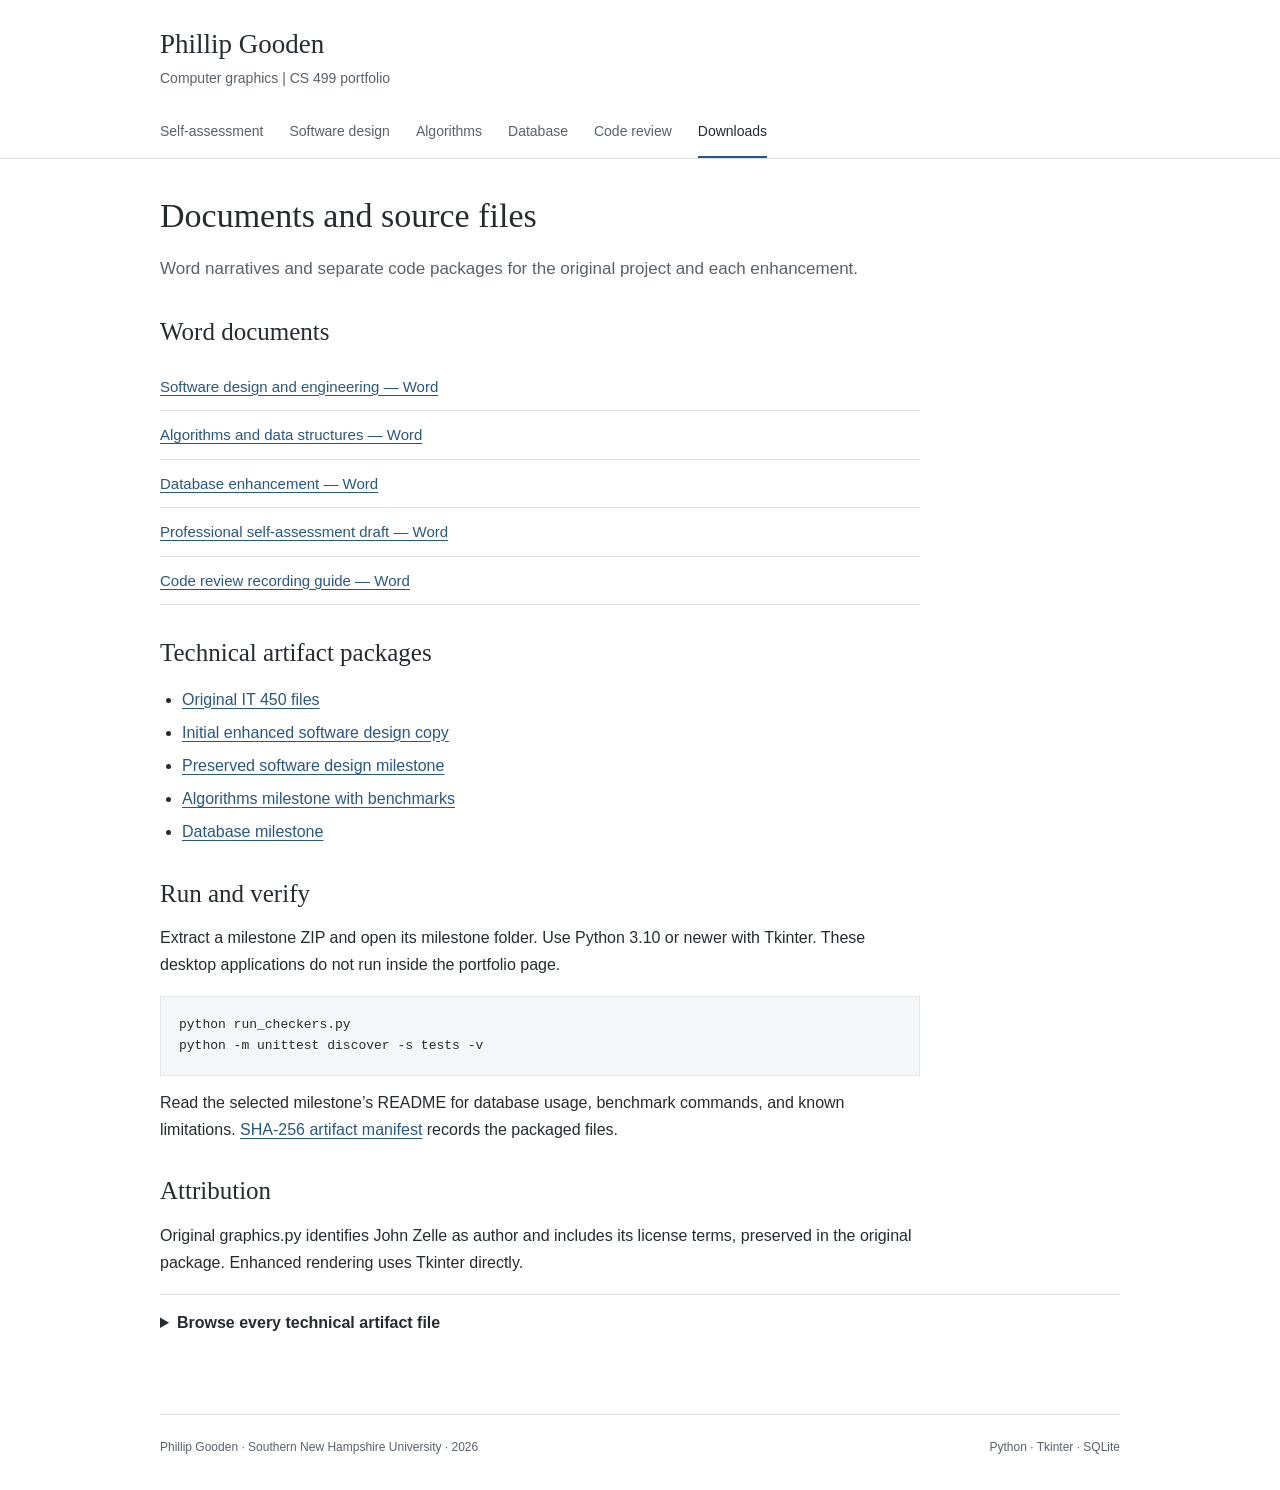
<file: downloads.html>
<!doctype html>
<html lang="en"><head><meta charset="utf-8"><meta name="viewport" content="width=device-width,initial-scale=1"><meta name="description" content="Phillip Gooden’s computer graphics capstone: graphical checkers, minimax search, and database persistence."><title>Files and reproducibility | Phillip Gooden</title><link rel="stylesheet" href="styles.css?v=2"></head><body><a class="skip" href="#main">Skip to content</a><header><div class="header-inner"><a class="brand" href="index.html">Phillip Gooden<span>Computer graphics | CS 499 portfolio</span></a><nav aria-label="Main navigation"><a href="index.html">Self-assessment</a><a href="software.html">Software design</a><a href="algorithms.html">Algorithms</a><a href="database.html">Database</a><a href="review.html">Code review</a><a href="downloads.html" aria-current="page">Downloads</a></nav></div></header><main id="main"><h1>Documents and source files</h1><p class="lede">Word narratives and separate code packages for the original project and each enhancement.</p><h2>Word documents</h2><div class="downloads"><a class="button secondary" href="documents/Software_Design_and_Engineering_Enhancement_Narrative_APA_Example_Style.docx">Software design and engineering — Word</a><a class="button secondary" href="documents/Algorithms_and_Data_Structures_Enhancement_Narrative.docx">Algorithms and data structures — Word</a><a class="button secondary" href="documents/Database_Enhancement_Narrative.docx">Database enhancement — Word</a><a class="button secondary" href="documents/Professional_Self_Assessment_Draft.docx">Professional self-assessment draft — Word</a><a class="button secondary" href="documents/Code_Review_Recording_Guide.docx">Code review recording guide — Word</a></div><h2>Technical artifact packages</h2><ul><li><a href="original.zip">Original IT 450 files</a></li><li><a href="enhanced.zip">Initial enhanced software design copy</a></li><li><a href="milestones-software_design.zip">Preserved software design milestone</a></li><li><a href="milestones-algorithms.zip">Algorithms milestone with benchmarks</a></li><li><a href="milestones-database.zip">Database milestone</a></li></ul><div class="reading"><h2>Run and verify</h2><p>Extract a milestone ZIP and open its milestone folder. Use Python 3.10 or newer with Tkinter. These desktop applications do not run inside the portfolio page.</p><pre><code>python run_checkers.py
python -m unittest discover -s tests -v</code></pre><p>Read the selected milestone’s README for database usage, benchmark commands, and known limitations. <a href="artifact_manifest.json">SHA-256 artifact manifest</a> records the packaged files.</p><h2>Attribution</h2><p>Original graphics.py identifies John Zelle as author and includes its license terms, preserved in the original package. Enhanced rendering uses Tkinter directly. </p></div><details><summary>Browse every technical artifact file</summary><ul><li><a href="artifacts/enhanced/README.md">enhanced/README.md</a></li><li><a href="artifacts/enhanced/checkers/__init__.py">enhanced/checkers/__init__.py</a></li><li><a href="artifacts/enhanced/checkers/ai.py">enhanced/checkers/ai.py</a></li><li><a href="artifacts/enhanced/checkers/app.py">enhanced/checkers/app.py</a></li><li><a href="artifacts/enhanced/checkers/model.py">enhanced/checkers/model.py</a></li><li><a href="artifacts/enhanced/checkers/storage.py">enhanced/checkers/storage.py</a></li><li><a href="artifacts/enhanced/checkers/view.py">enhanced/checkers/view.py</a></li><li><a href="artifacts/enhanced/run_checkers.py">enhanced/run_checkers.py</a></li><li><a href="artifacts/enhanced/tests/test_checkers.py">enhanced/tests/test_checkers.py</a></li><li><a href="artifacts/milestones/algorithms/README.md">milestones/algorithms/README.md</a></li><li><a href="artifacts/milestones/algorithms/benchmark_search.py">milestones/algorithms/benchmark_search.py</a></li><li><a href="artifacts/milestones/algorithms/benchmarks/search_results.csv">milestones/algorithms/benchmarks/search_results.csv</a></li><li><a href="artifacts/milestones/algorithms/benchmarks/ui_saved_game.json">milestones/algorithms/benchmarks/ui_saved_game.json</a></li><li><a href="artifacts/milestones/algorithms/checkers/__init__.py">milestones/algorithms/checkers/__init__.py</a></li><li><a href="artifacts/milestones/algorithms/checkers/ai.py">milestones/algorithms/checkers/ai.py</a></li><li><a href="artifacts/milestones/algorithms/checkers/app.py">milestones/algorithms/checkers/app.py</a></li><li><a href="artifacts/milestones/algorithms/checkers/heuristic_ai.py">milestones/algorithms/checkers/heuristic_ai.py</a></li><li><a href="artifacts/milestones/algorithms/checkers/model.py">milestones/algorithms/checkers/model.py</a></li><li><a href="artifacts/milestones/algorithms/checkers/storage.py">milestones/algorithms/checkers/storage.py</a></li><li><a href="artifacts/milestones/algorithms/checkers/view.py">milestones/algorithms/checkers/view.py</a></li><li><a href="artifacts/milestones/algorithms/run_checkers.py">milestones/algorithms/run_checkers.py</a></li><li><a href="artifacts/milestones/algorithms/tests/test_checkers.py">milestones/algorithms/tests/test_checkers.py</a></li><li><a href="artifacts/milestones/algorithms/tests/test_interface.py">milestones/algorithms/tests/test_interface.py</a></li><li><a href="artifacts/milestones/algorithms/tests/test_search.py">milestones/algorithms/tests/test_search.py</a></li><li><a href="artifacts/milestones/database/.gitignore">milestones/database/.gitignore</a></li><li><a href="artifacts/milestones/database/ALGORITHMS_README.md">milestones/database/ALGORITHMS_README.md</a></li><li><a href="artifacts/milestones/database/README.md">milestones/database/README.md</a></li><li><a href="artifacts/milestones/database/benchmark_search.py">milestones/database/benchmark_search.py</a></li><li><a href="artifacts/milestones/database/benchmarks/search_results.csv">milestones/database/benchmarks/search_results.csv</a></li><li><a href="artifacts/milestones/database/benchmarks/ui_saved_game.json">milestones/database/benchmarks/ui_saved_game.json</a></li><li><a href="artifacts/milestones/database/checkers/__init__.py">milestones/database/checkers/__init__.py</a></li><li><a href="artifacts/milestones/database/checkers/ai.py">milestones/database/checkers/ai.py</a></li><li><a href="artifacts/milestones/database/checkers/app.py">milestones/database/checkers/app.py</a></li><li><a href="artifacts/milestones/database/checkers/database.py">milestones/database/checkers/database.py</a></li><li><a href="artifacts/milestones/database/checkers/heuristic_ai.py">milestones/database/checkers/heuristic_ai.py</a></li><li><a href="artifacts/milestones/database/checkers/library_ui.py">milestones/database/checkers/library_ui.py</a></li><li><a href="artifacts/milestones/database/checkers/model.py">milestones/database/checkers/model.py</a></li><li><a href="artifacts/milestones/database/checkers/storage.py">milestones/database/checkers/storage.py</a></li><li><a href="artifacts/milestones/database/checkers/view.py">milestones/database/checkers/view.py</a></li><li><a href="artifacts/milestones/database/previous_milestone_manifest.json">milestones/database/previous_milestone_manifest.json</a></li><li><a href="artifacts/milestones/database/run_checkers.py">milestones/database/run_checkers.py</a></li><li><a href="artifacts/milestones/database/tests/test_checkers.py">milestones/database/tests/test_checkers.py</a></li><li><a href="artifacts/milestones/database/tests/test_database.py">milestones/database/tests/test_database.py</a></li><li><a href="artifacts/milestones/database/tests/test_interface.py">milestones/database/tests/test_interface.py</a></li><li><a href="artifacts/milestones/database/tests/test_library_ui.py">milestones/database/tests/test_library_ui.py</a></li><li><a href="artifacts/milestones/database/tests/test_search.py">milestones/database/tests/test_search.py</a></li><li><a href="artifacts/milestones/software_design/README.md">milestones/software_design/README.md</a></li><li><a href="artifacts/milestones/software_design/checkers/__init__.py">milestones/software_design/checkers/__init__.py</a></li><li><a href="artifacts/milestones/software_design/checkers/ai.py">milestones/software_design/checkers/ai.py</a></li><li><a href="artifacts/milestones/software_design/checkers/app.py">milestones/software_design/checkers/app.py</a></li><li><a href="artifacts/milestones/software_design/checkers/model.py">milestones/software_design/checkers/model.py</a></li><li><a href="artifacts/milestones/software_design/checkers/storage.py">milestones/software_design/checkers/storage.py</a></li><li><a href="artifacts/milestones/software_design/checkers/view.py">milestones/software_design/checkers/view.py</a></li><li><a href="artifacts/milestones/software_design/run_checkers.py">milestones/software_design/run_checkers.py</a></li><li><a href="artifacts/milestones/software_design/tests/test_checkers.py">milestones/software_design/tests/test_checkers.py</a></li><li><a href="artifacts/original/Checkers_v24.py">original/Checkers_v24.py</a></li><li><a href="artifacts/original/checkers.txt">original/checkers.txt</a></li><li><a href="artifacts/original/download">original/download</a></li><li><a href="artifacts/original/download%20%281%29">original/download (1)</a></li><li><a href="artifacts/original/graphics.cpython-34.pyc">original/graphics.cpython-34.pyc</a></li><li><a href="artifacts/original/graphics.py">original/graphics.py</a></li><li><a href="artifacts/original/graphics.pyc">original/graphics.pyc</a></li></ul></details></main><footer><span>Phillip Gooden · Southern New Hampshire University · 2026</span><span>Python · Tkinter · SQLite</span></footer></body></html>
</file>
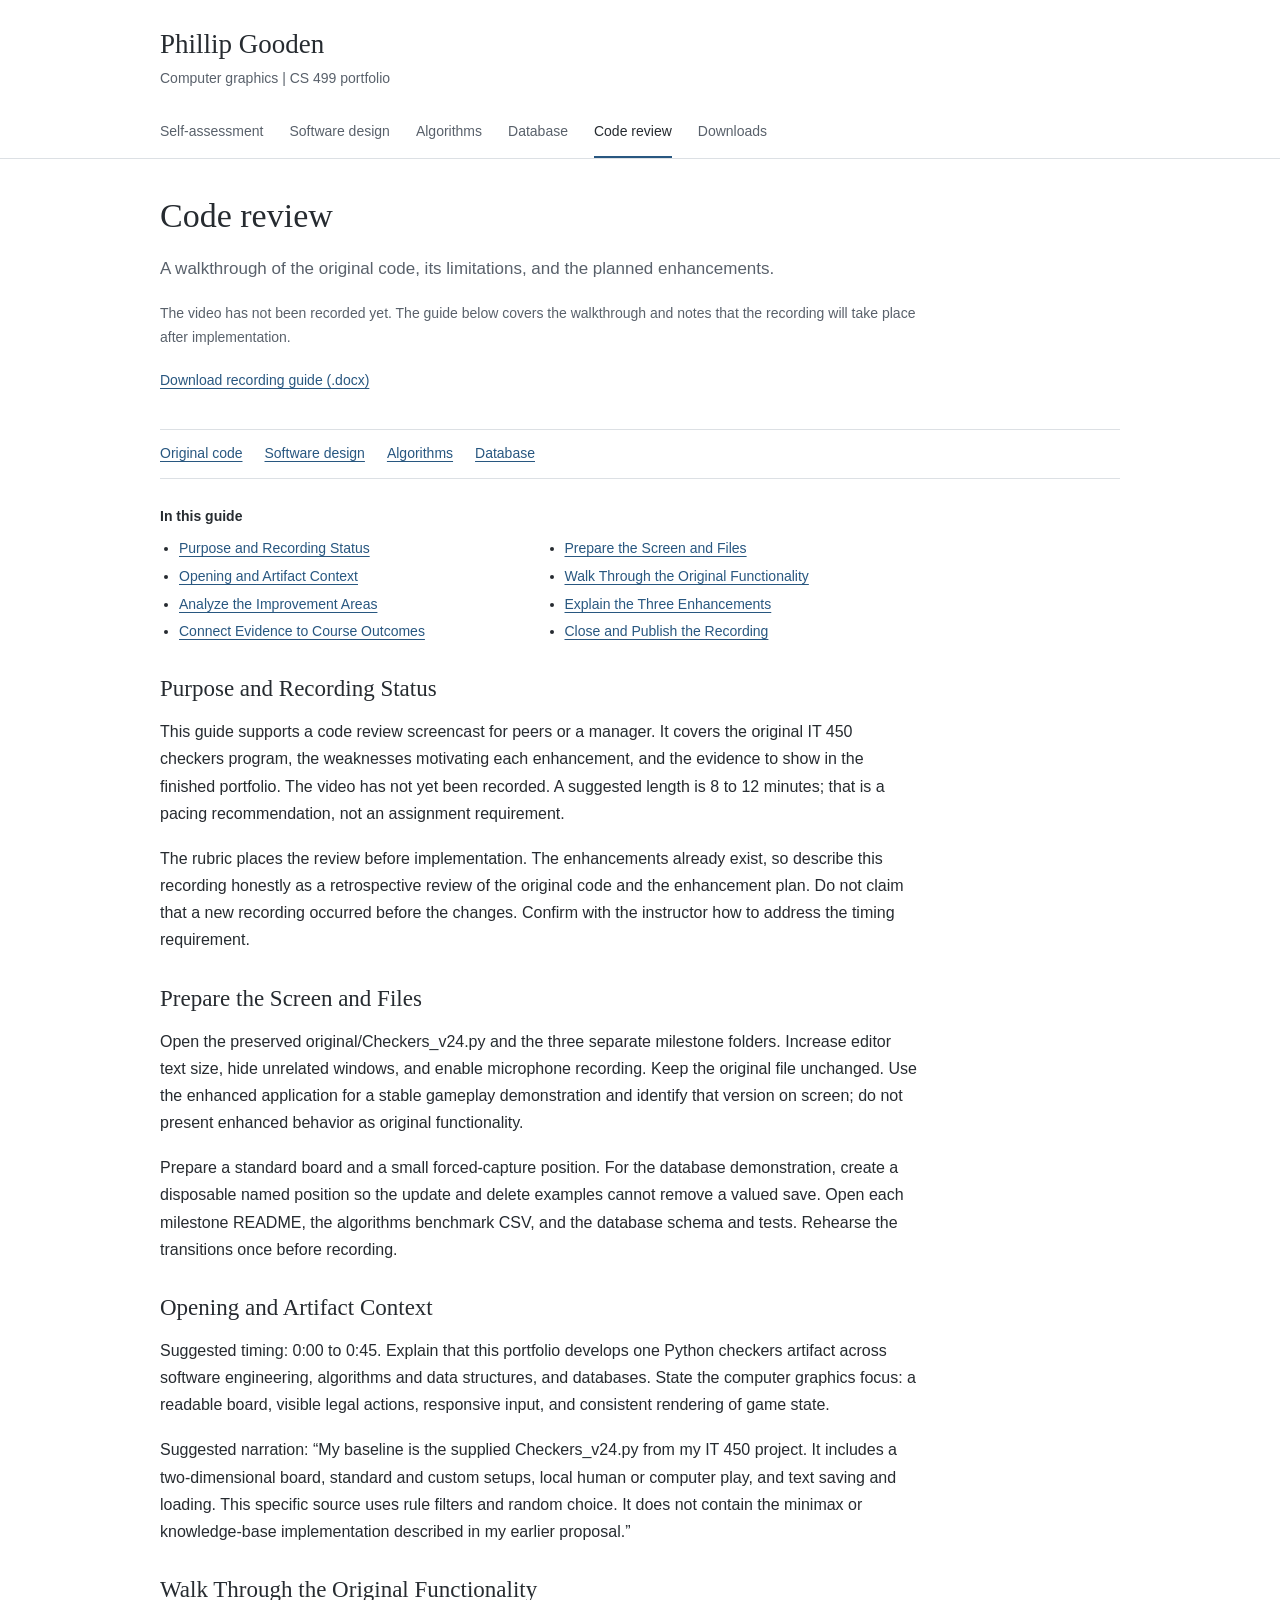
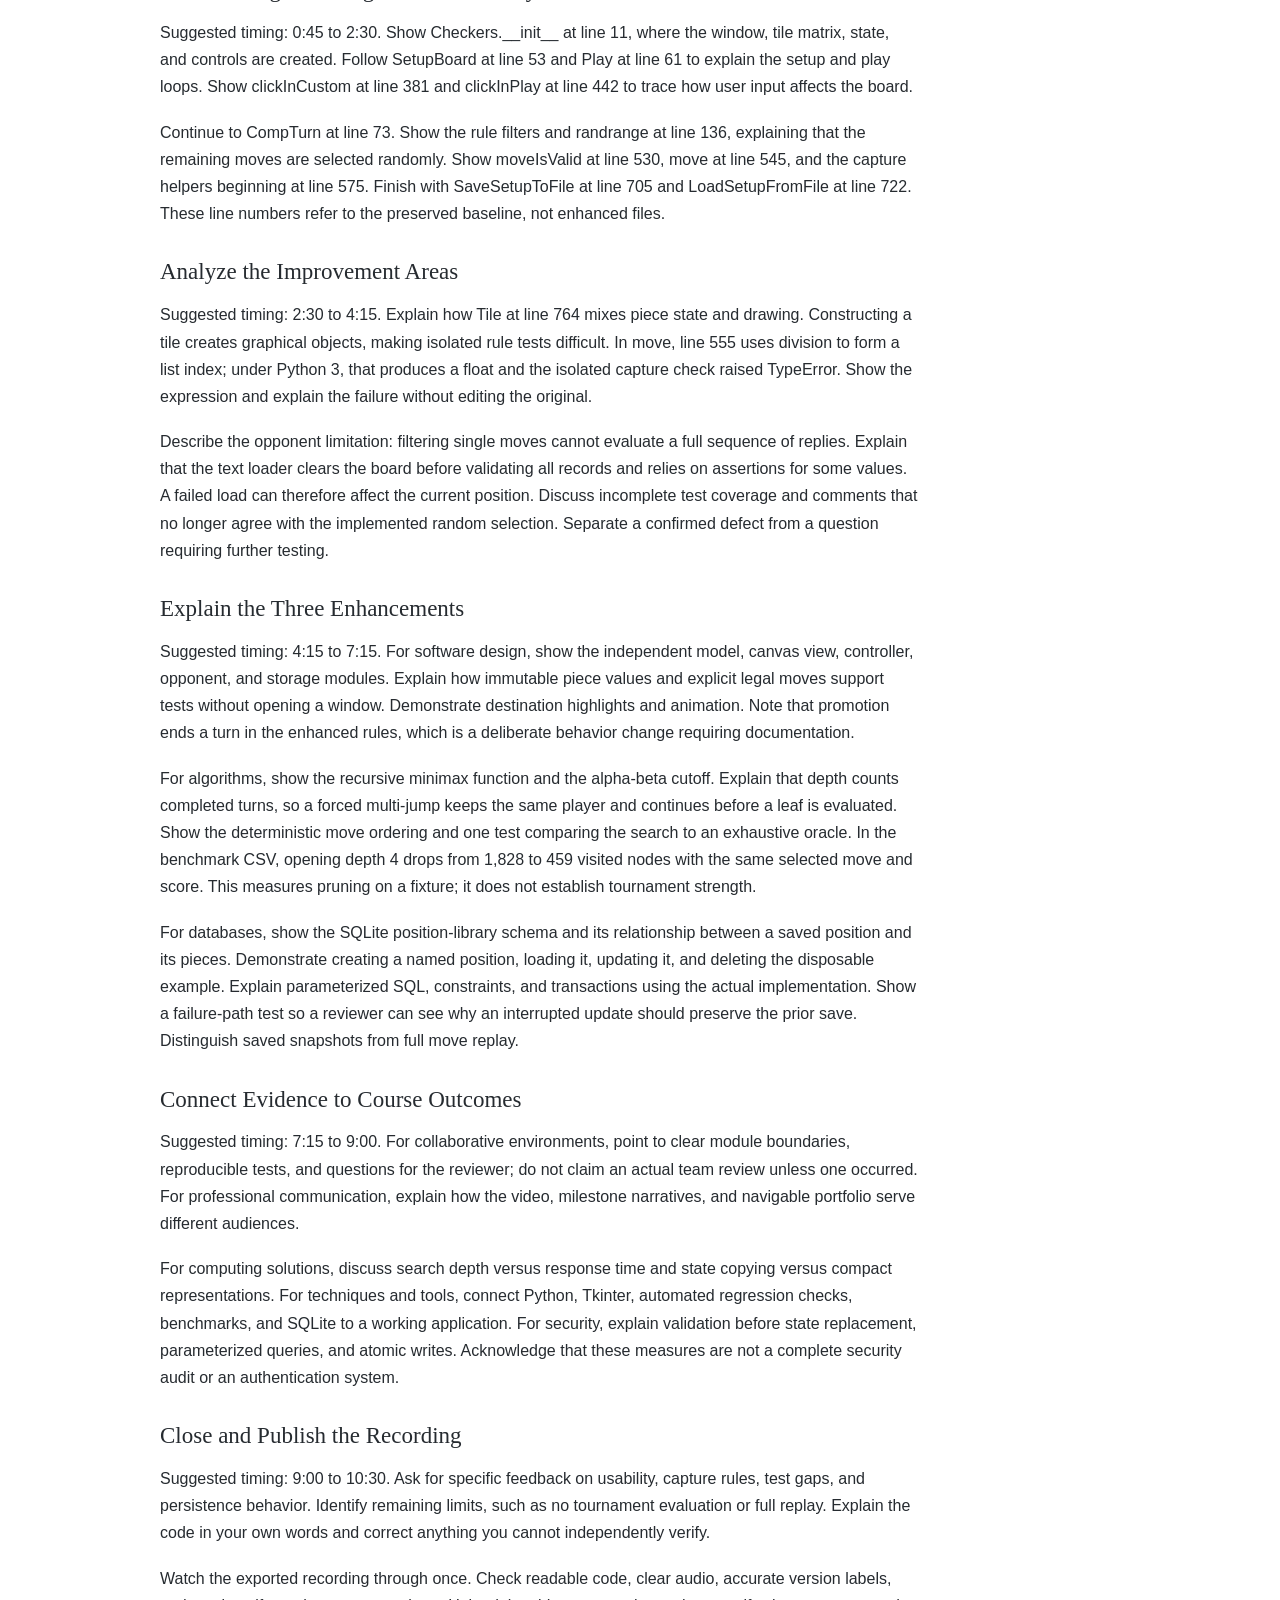
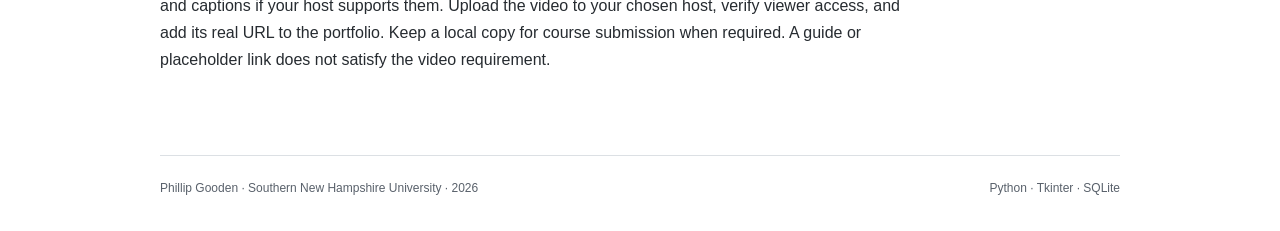
<file: review.html>
<!doctype html>
<html lang="en"><head><meta charset="utf-8"><meta name="viewport" content="width=device-width,initial-scale=1"><meta name="description" content="Phillip Gooden’s computer graphics capstone: graphical checkers, minimax search, and database persistence."><title>Code review | Phillip Gooden</title><link rel="stylesheet" href="styles.css?v=2"></head><body><a class="skip" href="#main">Skip to content</a><header><div class="header-inner"><a class="brand" href="index.html">Phillip Gooden<span>Computer graphics | CS 499 portfolio</span></a><nav aria-label="Main navigation"><a href="index.html">Self-assessment</a><a href="software.html">Software design</a><a href="algorithms.html">Algorithms</a><a href="database.html">Database</a><a href="review.html" aria-current="page">Code review</a><a href="downloads.html">Downloads</a></nav></div></header><main id="main"><h1>Code review</h1><p class="lede">A walkthrough of the original code, its limitations, and the planned enhancements.</p><p class="note">The video has not been recorded yet. The guide below covers the walkthrough and notes that the recording will take place after implementation.</p><a class="button secondary" href="documents/Code_Review_Recording_Guide.docx">Download recording guide (.docx)</a><div class="toc"><a href="artifacts/original/Checkers_v24.py">Original code</a><a href="software.html">Software design</a><a href="algorithms.html">Algorithms</a><a href="database.html">Database</a></div><div class="section-index"><strong>In this guide</strong><ul><li><a href="#section-1">Purpose and Recording Status</a></li><li><a href="#section-2">Prepare the Screen and Files</a></li><li><a href="#section-3">Opening and Artifact Context</a></li><li><a href="#section-4">Walk Through the Original Functionality</a></li><li><a href="#section-5">Analyze the Improvement Areas</a></li><li><a href="#section-6">Explain the Three Enhancements</a></li><li><a href="#section-7">Connect Evidence to Course Outcomes</a></li><li><a href="#section-8">Close and Publish the Recording</a></li></ul></div><article class="doc-body"><h2 id="section-1">Purpose and Recording Status</h2><p>This guide supports a code review screencast for peers or a manager. It covers the original IT 450 checkers program, the weaknesses motivating each enhancement, and the evidence to show in the finished portfolio. The video has not yet been recorded. A suggested length is 8 to 12 minutes; that is a pacing recommendation, not an assignment requirement.</p><p>The rubric places the review before implementation. The enhancements already exist, so describe this recording honestly as a retrospective review of the original code and the enhancement plan. Do not claim that a new recording occurred before the changes. Confirm with the instructor how to address the timing requirement.</p><h2 id="section-2">Prepare the Screen and Files</h2><p>Open the preserved original/Checkers_v24.py and the three separate milestone folders. Increase editor text size, hide unrelated windows, and enable microphone recording. Keep the original file unchanged. Use the enhanced application for a stable gameplay demonstration and identify that version on screen; do not present enhanced behavior as original functionality.</p><p>Prepare a standard board and a small forced-capture position. For the database demonstration, create a disposable named position so the update and delete examples cannot remove a valued save. Open each milestone README, the algorithms benchmark CSV, and the database schema and tests. Rehearse the transitions once before recording.</p><h2 id="section-3">Opening and Artifact Context</h2><p>Suggested timing: 0:00 to 0:45. Explain that this portfolio develops one Python checkers artifact across software engineering, algorithms and data structures, and databases. State the computer graphics focus: a readable board, visible legal actions, responsive input, and consistent rendering of game state.</p><p>Suggested narration: “My baseline is the supplied Checkers_v24.py from my IT 450 project. It includes a two-dimensional board, standard and custom setups, local human or computer play, and text saving and loading. This specific source uses rule filters and random choice. It does not contain the minimax or knowledge-base implementation described in my earlier proposal.”</p><h2 id="section-4">Walk Through the Original Functionality</h2><p>Suggested timing: 0:45 to 2:30. Show Checkers.__init__ at line 11, where the window, tile matrix, state, and controls are created. Follow SetupBoard at line 53 and Play at line 61 to explain the setup and play loops. Show clickInCustom at line 381 and clickInPlay at line 442 to trace how user input affects the board.</p><p>Continue to CompTurn at line 73. Show the rule filters and randrange at line 136, explaining that the remaining moves are selected randomly. Show moveIsValid at line 530, move at line 545, and the capture helpers beginning at line 575. Finish with SaveSetupToFile at line 705 and LoadSetupFromFile at line 722. These line numbers refer to the preserved baseline, not enhanced files.</p><h2 id="section-5">Analyze the Improvement Areas</h2><p>Suggested timing: 2:30 to 4:15. Explain how Tile at line 764 mixes piece state and drawing. Constructing a tile creates graphical objects, making isolated rule tests difficult. In move, line 555 uses division to form a list index; under Python 3, that produces a float and the isolated capture check raised TypeError. Show the expression and explain the failure without editing the original.</p><p>Describe the opponent limitation: filtering single moves cannot evaluate a full sequence of replies. Explain that the text loader clears the board before validating all records and relies on assertions for some values. A failed load can therefore affect the current position. Discuss incomplete test coverage and comments that no longer agree with the implemented random selection. Separate a confirmed defect from a question requiring further testing.</p><h2 id="section-6">Explain the Three Enhancements</h2><p>Suggested timing: 4:15 to 7:15. For software design, show the independent model, canvas view, controller, opponent, and storage modules. Explain how immutable piece values and explicit legal moves support tests without opening a window. Demonstrate destination highlights and animation. Note that promotion ends a turn in the enhanced rules, which is a deliberate behavior change requiring documentation.</p><p>For algorithms, show the recursive minimax function and the alpha-beta cutoff. Explain that depth counts completed turns, so a forced multi-jump keeps the same player and continues before a leaf is evaluated. Show the deterministic move ordering and one test comparing the search to an exhaustive oracle. In the benchmark CSV, opening depth 4 drops from 1,828 to 459 visited nodes with the same selected move and score. This measures pruning on a fixture; it does not establish tournament strength.</p><p>For databases, show the SQLite position-library schema and its relationship between a saved position and its pieces. Demonstrate creating a named position, loading it, updating it, and deleting the disposable example. Explain parameterized SQL, constraints, and transactions using the actual implementation. Show a failure-path test so a reviewer can see why an interrupted update should preserve the prior save. Distinguish saved snapshots from full move replay.</p><h2 id="section-7">Connect Evidence to Course Outcomes</h2><p>Suggested timing: 7:15 to 9:00. For collaborative environments, point to clear module boundaries, reproducible tests, and questions for the reviewer; do not claim an actual team review unless one occurred. For professional communication, explain how the video, milestone narratives, and navigable portfolio serve different audiences.</p><p>For computing solutions, discuss search depth versus response time and state copying versus compact representations. For techniques and tools, connect Python, Tkinter, automated regression checks, benchmarks, and SQLite to a working application. For security, explain validation before state replacement, parameterized queries, and atomic writes. Acknowledge that these measures are not a complete security audit or an authentication system.</p><h2 id="section-8">Close and Publish the Recording</h2><p>Suggested timing: 9:00 to 10:30. Ask for specific feedback on usability, capture rules, test gaps, and persistence behavior. Identify remaining limits, such as no tournament evaluation or full replay. Explain the code in your own words and correct anything you cannot independently verify.</p><p>Watch the exported recording through once. Check readable code, clear audio, accurate version labels, and captions if your host supports them. Upload the video to your chosen host, verify viewer access, and add its real URL to the portfolio. Keep a local copy for course submission when required. A guide or placeholder link does not satisfy the video requirement.</p></article></main><footer><span>Phillip Gooden · Southern New Hampshire University · 2026</span><span>Python · Tkinter · SQLite</span></footer></body></html>
</file>
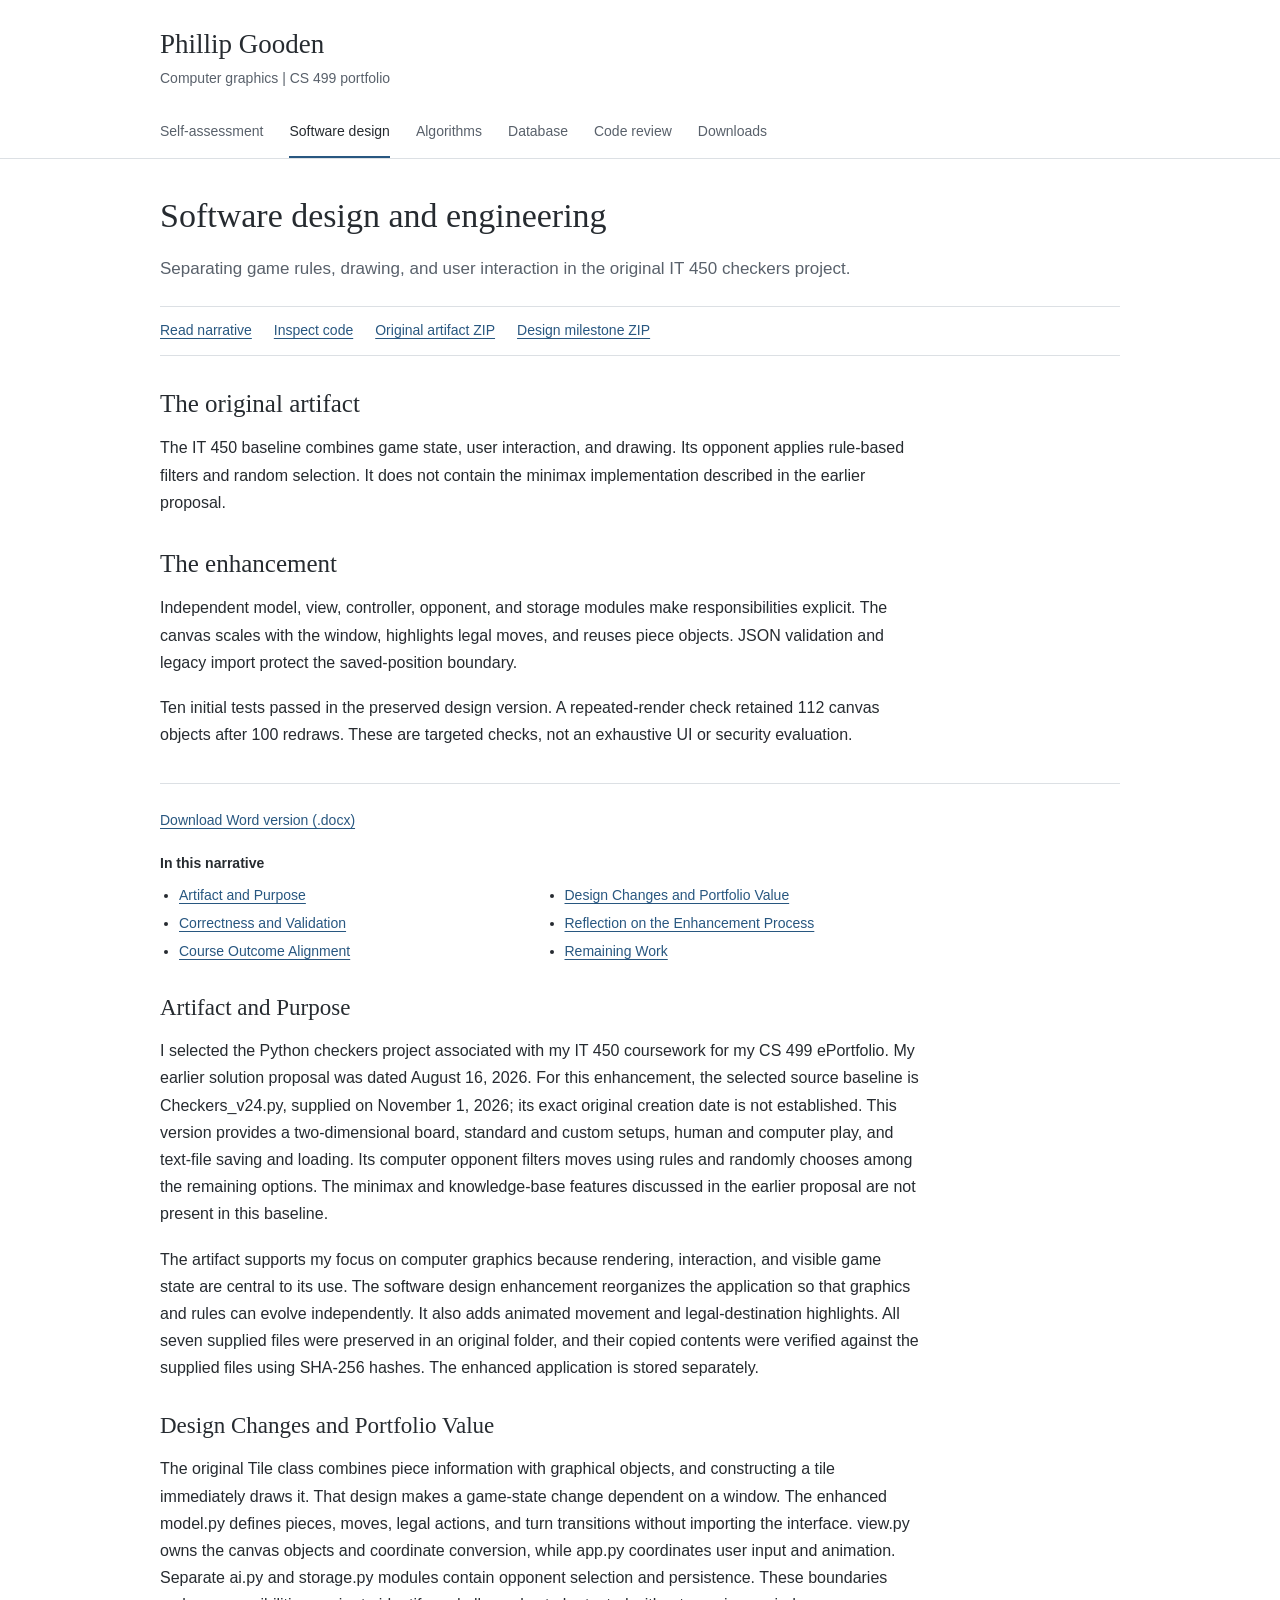
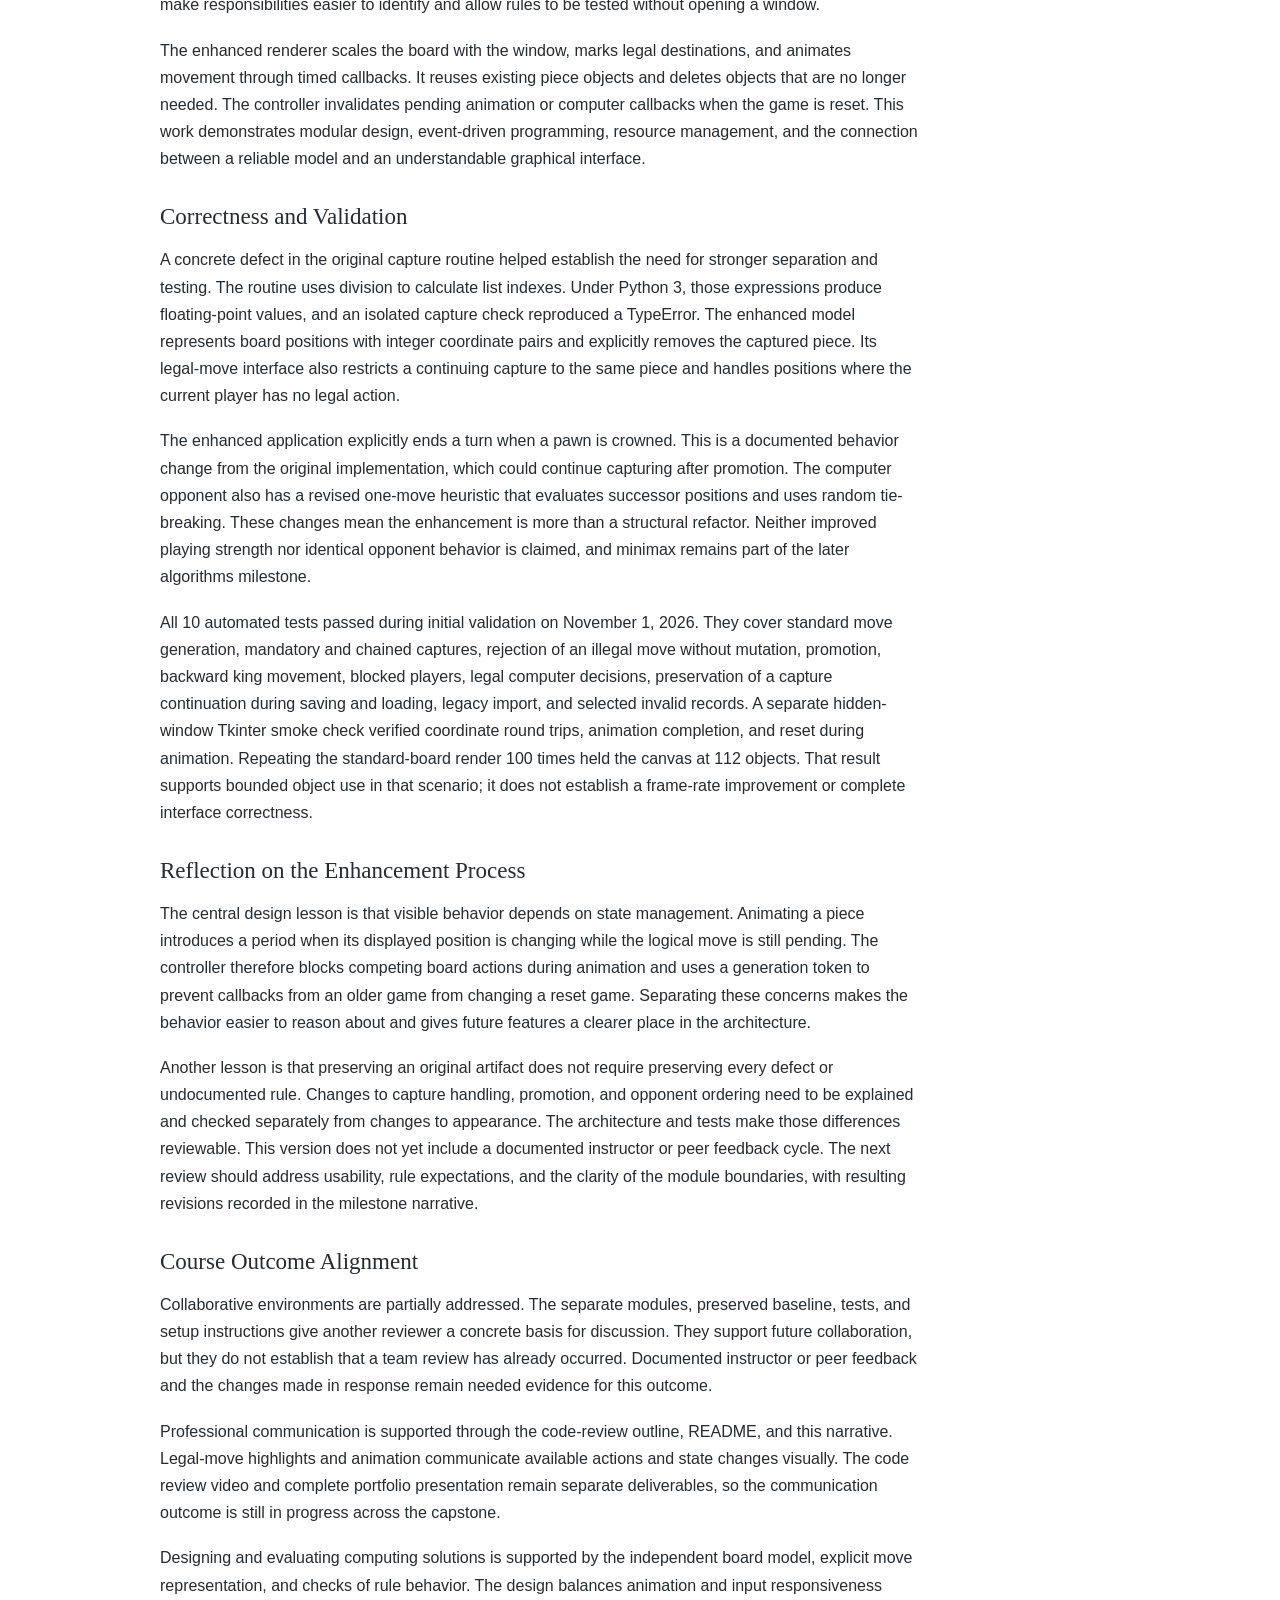
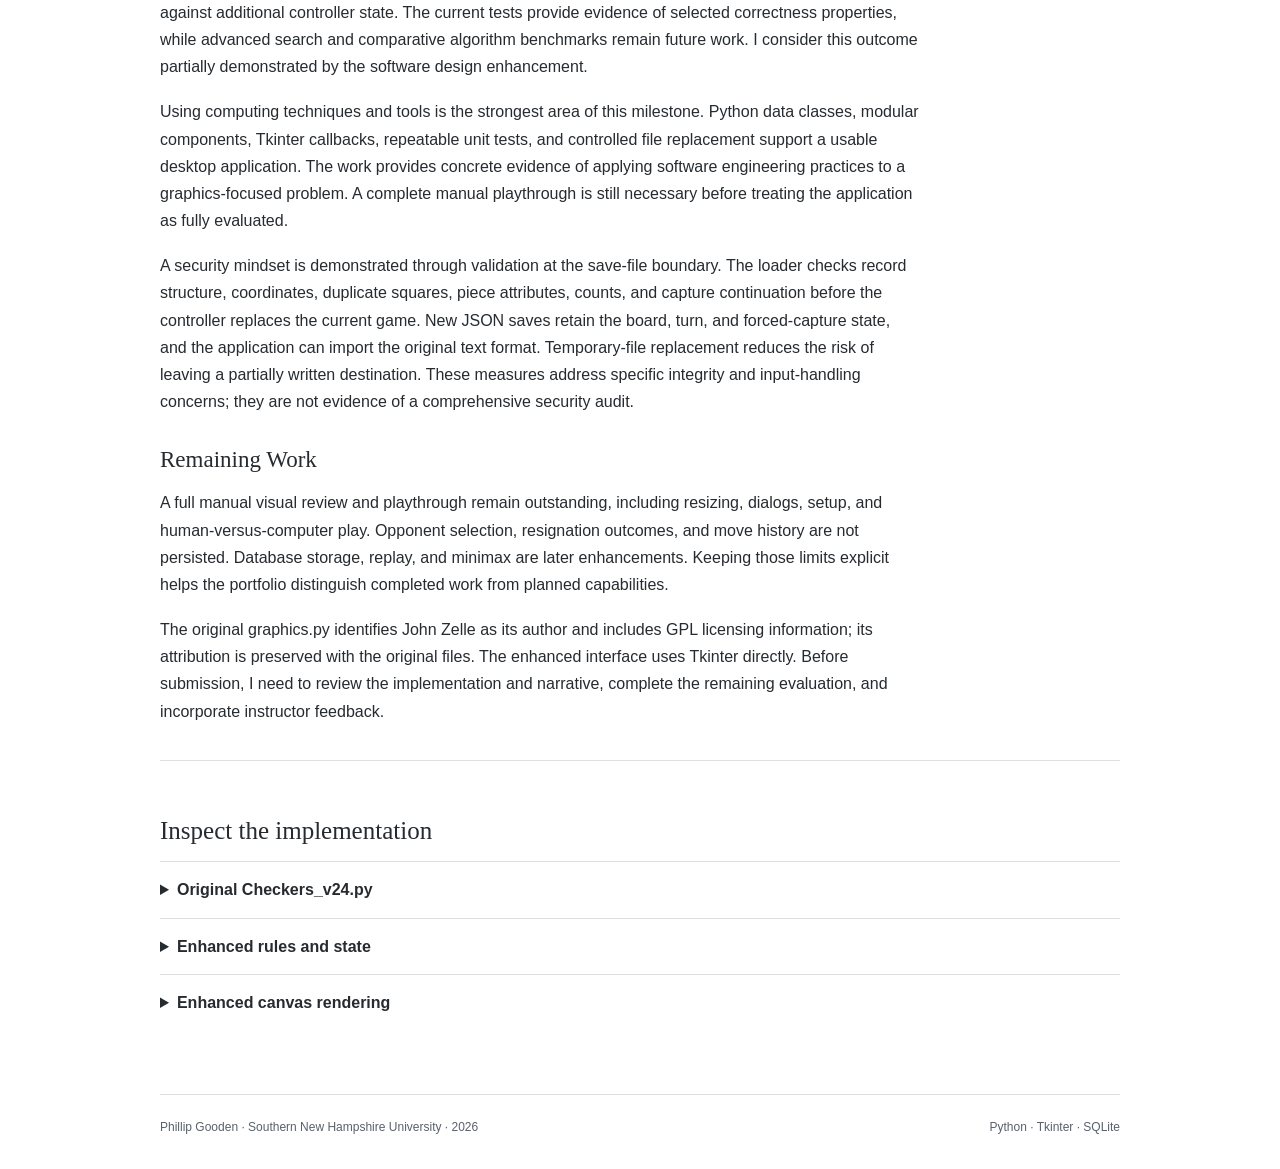
<file: software.html>
<!doctype html>
<html lang="en"><head><meta charset="utf-8"><meta name="viewport" content="width=device-width,initial-scale=1"><meta name="description" content="Phillip Gooden’s computer graphics capstone: graphical checkers, minimax search, and database persistence."><title>Software design and engineering | Phillip Gooden</title><link rel="stylesheet" href="styles.css?v=2"></head><body><a class="skip" href="#main">Skip to content</a><header><div class="header-inner"><a class="brand" href="index.html">Phillip Gooden<span>Computer graphics | CS 499 portfolio</span></a><nav aria-label="Main navigation"><a href="index.html">Self-assessment</a><a href="software.html" aria-current="page">Software design</a><a href="algorithms.html">Algorithms</a><a href="database.html">Database</a><a href="review.html">Code review</a><a href="downloads.html">Downloads</a></nav></div></header><main id="main"><h1>Software design and engineering</h1><p class="lede">Separating game rules, drawing, and user interaction in the original IT 450 checkers project.</p><div class="toc"><a href="#narrative">Read narrative</a><a href="#source">Inspect code</a><a href="original.zip">Original artifact ZIP</a><a href="milestones-software_design.zip">Design milestone ZIP</a></div><div class="reading"><h2>The original artifact</h2><p>The IT 450 baseline combines game state, user interaction, and drawing. Its opponent applies rule-based filters and random selection. It does not contain the minimax implementation described in the earlier proposal.</p><h2>The enhancement</h2><p>Independent model, view, controller, opponent, and storage modules make responsibilities explicit. The canvas scales with the window, highlights legal moves, and reuses piece objects. JSON validation and legacy import protect the saved-position boundary.</p><p>Ten initial tests passed in the preserved design version. A repeated-render check retained 112 canvas objects after 100 redraws. These are targeted checks, not an exhaustive UI or security evaluation.</p></div><section id="narrative" class="section-rule"><a class="button secondary" href="documents/Software_Design_and_Engineering_Enhancement_Narrative_APA_Example_Style.docx">Download Word version (.docx)</a><div class="section-index"><strong>In this narrative</strong><ul><li><a href="#section-1">Artifact and Purpose</a></li><li><a href="#section-2">Design Changes and Portfolio Value</a></li><li><a href="#section-3">Correctness and Validation</a></li><li><a href="#section-4">Reflection on the Enhancement Process</a></li><li><a href="#section-5">Course Outcome Alignment</a></li><li><a href="#section-6">Remaining Work</a></li></ul></div><article class="doc-body"><h2 id="section-1">Artifact and Purpose</h2><p>I selected the Python checkers project associated with my IT 450 coursework for my CS 499 ePortfolio. My earlier solution proposal was dated August 16, 2026. For this enhancement, the selected source baseline is Checkers_v24.py, supplied on November 1, 2026; its exact original creation date is not established. This version provides a two-dimensional board, standard and custom setups, human and computer play, and text-file saving and loading. Its computer opponent filters moves using rules and randomly chooses among the remaining options. The minimax and knowledge-base features discussed in the earlier proposal are not present in this baseline.</p><p>The artifact supports my focus on computer graphics because rendering, interaction, and visible game state are central to its use. The software design enhancement reorganizes the application so that graphics and rules can evolve independently. It also adds animated movement and legal-destination highlights. All seven supplied files were preserved in an original folder, and their copied contents were verified against the supplied files using SHA-256 hashes. The enhanced application is stored separately.</p><h2 id="section-2">Design Changes and Portfolio Value</h2><p>The original Tile class combines piece information with graphical objects, and constructing a tile immediately draws it. That design makes a game-state change dependent on a window. The enhanced model.py defines pieces, moves, legal actions, and turn transitions without importing the interface. view.py owns the canvas objects and coordinate conversion, while app.py coordinates user input and animation. Separate ai.py and storage.py modules contain opponent selection and persistence. These boundaries make responsibilities easier to identify and allow rules to be tested without opening a window.</p><p>The enhanced renderer scales the board with the window, marks legal destinations, and animates movement through timed callbacks. It reuses existing piece objects and deletes objects that are no longer needed. The controller invalidates pending animation or computer callbacks when the game is reset. This work demonstrates modular design, event-driven programming, resource management, and the connection between a reliable model and an understandable graphical interface.</p><h2 id="section-3">Correctness and Validation</h2><p>A concrete defect in the original capture routine helped establish the need for stronger separation and testing. The routine uses division to calculate list indexes. Under Python 3, those expressions produce floating-point values, and an isolated capture check reproduced a TypeError. The enhanced model represents board positions with integer coordinate pairs and explicitly removes the captured piece. Its legal-move interface also restricts a continuing capture to the same piece and handles positions where the current player has no legal action.</p><p>The enhanced application explicitly ends a turn when a pawn is crowned. This is a documented behavior change from the original implementation, which could continue capturing after promotion. The computer opponent also has a revised one-move heuristic that evaluates successor positions and uses random tie-breaking. These changes mean the enhancement is more than a structural refactor. Neither improved playing strength nor identical opponent behavior is claimed, and minimax remains part of the later algorithms milestone.</p><p>All 10 automated tests passed during initial validation on November 1, 2026. They cover standard move generation, mandatory and chained captures, rejection of an illegal move without mutation, promotion, backward king movement, blocked players, legal computer decisions, preservation of a capture continuation during saving and loading, legacy import, and selected invalid records. A separate hidden-window Tkinter smoke check verified coordinate round trips, animation completion, and reset during animation. Repeating the standard-board render 100 times held the canvas at 112 objects. That result supports bounded object use in that scenario; it does not establish a frame-rate improvement or complete interface correctness.</p><h2 id="section-4">Reflection on the Enhancement Process</h2><p>The central design lesson is that visible behavior depends on state management. Animating a piece introduces a period when its displayed position is changing while the logical move is still pending. The controller therefore blocks competing board actions during animation and uses a generation token to prevent callbacks from an older game from changing a reset game. Separating these concerns makes the behavior easier to reason about and gives future features a clearer place in the architecture.</p><p>Another lesson is that preserving an original artifact does not require preserving every defect or undocumented rule. Changes to capture handling, promotion, and opponent ordering need to be explained and checked separately from changes to appearance. The architecture and tests make those differences reviewable. This version does not yet include a documented instructor or peer feedback cycle. The next review should address usability, rule expectations, and the clarity of the module boundaries, with resulting revisions recorded in the milestone narrative.</p><h2 id="section-5">Course Outcome Alignment</h2><p>Collaborative environments are partially addressed. The separate modules, preserved baseline, tests, and setup instructions give another reviewer a concrete basis for discussion. They support future collaboration, but they do not establish that a team review has already occurred. Documented instructor or peer feedback and the changes made in response remain needed evidence for this outcome.</p><p>Professional communication is supported through the code-review outline, README, and this narrative. Legal-move highlights and animation communicate available actions and state changes visually. The code review video and complete portfolio presentation remain separate deliverables, so the communication outcome is still in progress across the capstone.</p><p>Designing and evaluating computing solutions is supported by the independent board model, explicit move representation, and checks of rule behavior. The design balances animation and input responsiveness against additional controller state. The current tests provide evidence of selected correctness properties, while advanced search and comparative algorithm benchmarks remain future work. I consider this outcome partially demonstrated by the software design enhancement.</p><p>Using computing techniques and tools is the strongest area of this milestone. Python data classes, modular components, Tkinter callbacks, repeatable unit tests, and controlled file replacement support a usable desktop application. The work provides concrete evidence of applying software engineering practices to a graphics-focused problem. A complete manual playthrough is still necessary before treating the application as fully evaluated.</p><p>A security mindset is demonstrated through validation at the save-file boundary. The loader checks record structure, coordinates, duplicate squares, piece attributes, counts, and capture continuation before the controller replaces the current game. New JSON saves retain the board, turn, and forced-capture state, and the application can import the original text format. Temporary-file replacement reduces the risk of leaving a partially written destination. These measures address specific integrity and input-handling concerns; they are not evidence of a comprehensive security audit.</p><h2 id="section-6">Remaining Work</h2><p>A full manual visual review and playthrough remain outstanding, including resizing, dialogs, setup, and human-versus-computer play. Opponent selection, resignation outcomes, and move history are not persisted. Database storage, replay, and minimax are later enhancements. Keeping those limits explicit helps the portfolio distinguish completed work from planned capabilities.</p><p>The original graphics.py identifies John Zelle as its author and includes GPL licensing information; its attribution is preserved with the original files. The enhanced interface uses Tkinter directly. Before submission, I need to review the implementation and narrative, complete the remaining evaluation, and incorporate instructor feedback.</p></article></section><section id="source" class="section-rule"><h2>Inspect the implementation</h2><details><summary>Original Checkers_v24.py</summary><p><a href="artifacts/original/Checkers_v24.py">Download source file</a></p><pre tabindex="0"><code>from graphics import *
import sys
from tkinter import messagebox as tkMessageBox
#+-added to be able to select a random number from a range of numbers
from random import randrange

'''
The revisions in the code are labelled by the prefix '#+-'
'''
class Checkers:
    def __init__(s):
        s.state = 'CustomSetup'
        s.is1P = False
        #+-added string
        s.compIsColour = 'not playing'    #computer not playing by default
        s.placeColour = 'White'
        s.placeRank = 'Pawn'
        s.placeType = 'Place'                   #Place or Delete (piece)
        s.pTurn = 'White'                       #White or Black (turn)
        
        s.selectedTile = ''
        s.selectedTileAt = []
        s.hasMoved = False
        s.pieceCaptured = False

        s.BoardDimension = 8
        s.numPiecesAllowed = 12

        s.win = GraphWin('Checkers',600,600)    #draws screen
        s.win.setBackground('White')
        s.win.setCoords(-1,-3,11,9)              #creates a coordinate system for the window
        s.ClearBoard()
        
        s.tiles = [[Tile(s.win,i,j,False) for i in range(s.BoardDimension)] for j in range(s.BoardDimension)]  #creates the 2D list and initializes all 8x8 entries to an empty tile

        #+-added two lists
        s.moves = []
        s.badMoves = []

        gridLetters = ['A','B','C','D','E','F','G','H',]
        for i in range(s.BoardDimension):
            Text(Point(-0.5,i+0.5),i+1).draw(s.win)                 #left and right numbers for grid
            Text(Point(8.5,i+0.5),i+1).draw(s.win)
            Text(Point(i+0.5,-0.5),gridLetters[i]).draw(s.win)      #bottom and top letters
            Text(Point(i+0.5,8.5),gridLetters[i]).draw(s.win) 
        
        s.SetButtons()
        
        s.SetupBoard()
	####
    #handles the setup of the board (i.e. piece placement)
	####
    def SetupBoard(s):
        while s.state == 'CustomSetup':
            s.Click()
        if s.state == 'Play':
            s.Play()
	####
    #handles the general play of the game
	####
    def Play(s):
        while s.state == 'Play':
            #+-added if statement
            if s.is1P and s.compIsColour == s.pTurn:
                s.CompTurn()
            else:
                s.Click()
        if s.state == 'CustomSetup':
            s.SetupBoard()
	####
    #+-added to be able to control the computer's turn
	####
    def CompTurn(s):
        s.moves = s.movesAvailable()
        s.badMoves = []
        #######consider making s.goodMoves which replaces s.badMoves for many uses (changes conditions a bit as well)

        
        #To prevent leaving the back row (currently top priority)
        for move in s.moves:
            if s.movesFromBack(move):
                s.badMoves.append(move)
        s.removeBadMoves()

        #This may not always work, it is not expected/designed to (hopefully it usually works)
        #It is meant to promote the use of moves that allow capture of another piece afterwards
        for move in s.moves:
            if not s.PieceCanCapture(s.moveEndsAt(move)[0],s.moveEndsAt(move)[1]):
                s.badMoves.append(move)
        s.removeBadMoves()

        #Promotes move which make kings
        for move in s.moves:
            if not (((s.moveEndsAt(move)[1]==7 and s.tiles[move[0]][move[1]].isWhite) or \
               (s.moveEndsAt(move)[1]==0 and s.tiles[move[0]][move[1]].isBlack)) and \
                    s.tiles[move[0]][move[1]].isPawn):
                s.badMoves.append(move)
        s.removeBadMoves()


        #Promotes moves which take kings for free
        for move in s.moves:
            if not ((s.tiles[move[2]][move[3]].isKing) and s.isMoveSafe(move)):
                s.badMoves.append(move)
        s.removeBadMoves()

        #This may not always work, it is not expected/designed to (hopefully it usually works)
        #Promotes moves which trade your pawn for opponent king
        for move in s.moves:
            if not ((s.tiles[move[0]][move[1]].isPawn) and (s.tiles[move[2]][move[3]].isKing) and not s.isMoveSafe(move)):
                s.badMoves.append(move)
        s.removeBadMoves()

        #This may not always work, it is not expected/designed to (hopefully it usually works)
        #Promotes moves which trade kings when ahead in ***pieces &lt;--might want to change classification of being ahead
        for move in s.moves:
            if not ((s.tiles[move[0]][move[1]].isKing) and (s.tiles[move[2]][move[3]].isKing) and not s.isMoveSafe(move) and s.hasMorePieces()):
                s.badMoves.append(move)
        s.removeBadMoves()

        #This may not always work, it is not expected/designed to (hopefully it usually works)
        #Promotes moves which trade pawns when ahead in ***pieces &lt;--might want to change classification of being ahead
        for move in s.moves:
            if not ((s.tiles[move[0]][move[1]].isPawn) and (s.tiles[move[2]][move[3]].isPawn) and not s.isMoveSafe(move) and s.hasMorePieces()):
                s.badMoves.append(move)
        s.removeBadMoves()

        #Promotes moves which does not endanger itself needlessly
        for move in s.moves:
            if not s.isMoveSafe(move):
                s.badMoves.append(move)
        s.removeBadMoves()
        
        #should implement the next part to pick at random from the remaining moves (does not do this)
        #performs the select and move action for the computer
        m = randrange(0,len(s.moves))
        if s.selectedTileAt == []:
            s.Action(s.moves[m][0],s.moves[m][1])
        s.Action(s.moves[m][2],s.moves[m][3])

    ####
	#+-added to determine whether the player whose turn it is has more pieces than opponent
	####
    def hasMorePieces(s):
        return s.numColour(s.pTurn) &gt; s.numColour(s.opposite(s.pTurn))
    
    #+-added new method
    #Returns true if a GIVEN piece cannot be taken immediately after ITS proposed move
    #########Might want another method to know if a move exposes another piece
    #Likely to not work (depends on how PieceCanCapturePiece method works)
    def isMoveSafe(s,move):
        X1,Y1 = [s.moveEndsAt(move)[0]-1,s.moveEndsAt(move)[0]+1],[s.moveEndsAt(move)[1]-1,s.moveEndsAt(move)[1]+1]
        for i in range(2):
            for j in range(2):
                if s.SpecialPCCP(s.tiles[move[0]][move[1]].pieceColour,X1[i],Y1[j],s.moveEndsAt(move)[0],s.moveEndsAt(move)[1],move[0],move[1]):
                    return False
        return True

    #+-added new method
    #modification to PieceCanCapturePiece such that it works with the isMoveSafe method
    def SpecialPCCP(s,piece2Colour,x,y,X,Y,initX,initY):

        X1,X2,Y1,Y2 = [x-1,x+1],[x-2,x+2],[y-1,y+1],[y-2,y+2]
        if ((0&lt;=X&lt;8) and (0&lt;=Y&lt;8)) and ((0&lt;=x&lt;8) and (0&lt;=y&lt;8)):
            if (piece2Colour == s.opposite(s.tiles[x][y].pieceColour)):
                if s.CanDoWalk(x,y,X,Y,exception=False):
                    for i in range(2):
                        for j in range(2):
                            if X1[i]==X and Y1[j]==Y:
                                if (0&lt;=X2[i]&lt;8) and (0&lt;=Y2[j]&lt;8):
                                    if not (s.tiles[X2[i]][Y2[j]].isPiece) or (X2[i]==initX and Y2[j]==initY):
                                        return True
        return False

    #+-added new method
    #Removes badMoves from the list of moves that can be made
    #if all of the moves that can be made are badMoves, we still need to do something so it leaves all of them
    #Note: at any time this is run, the moves that are considered bad should be considered bad for the same reason (i.e. they are equivalently bad)
    def removeBadMoves(s):  #assumes moves were added to badMoves in the same order as they appear in moves
        if s.moves != s.badMoves:
            for move in s.badMoves:
                s.moves.remove(move)
        s.badMoves = []

    #+-added new method
    def movesFromBack(s,move):
        if (move[1]==0 and s.compIsColour=='White') or \
               (move[1]==7 and s.compIsColour=='Black'):
            return True
        else:
            return False

    #+-added new method
    def moveEndsAt(s,move): #takes 4 element array representing a move
        if s.tiles[move[2]][move[3]].isPiece:
            return [move[0]+(move[2]-move[0])*2,move[1]+(move[3]-move[1])*2]
        else:
            return [move[2],move[3]]
    
    #+-added to calculate all the available valid moves
    def movesAvailable(s):
        moves=[]
        for j in range(8):
            for i in range(8):
                X1,Y1 = [i-1,i+1],[j-1,j+1]
                for a in range(2):
                    for b in range(2):
                        if 0&lt;=X1[a]&lt;8 and 0&lt;=Y1[b]&lt;8:
                            if s.moveIsValid(i,j,X1[a],Y1[b]):
                                moves.append([i,j,X1[a],Y1[b]])
        return moves
                

	#Resets the board to be empty
    def ClearBoard(s):
        s.tiles=[[Tile(s.win,i,j,False) for i in range(s.BoardDimension)] for j in range(s.BoardDimension)]  #creates the 2D list and initializes all 8x8 entries to an empty tile
        for i in range(s.BoardDimension):
            for j in range(s.BoardDimension):
                s.ColourButton(s.TileColour(i,j),i,j)
        s.state = 'CustomSetup'
        s.pTurn = 'White'
        s.SetButtons()

    def ColourButton(s,colour,X,Y,width=1,height=1):        #function to create a rectangle with a given colour, size, and location
        rect = Rectangle(Point(X,Y),Point(X+width,Y+height))
        rect.setFill(colour)
        rect.draw(s.win)
            
    def TileColour(s,x,y):
        if (x%2 == 0 and y%2 == 0) or (x%2 == 1 and y%2 == 1):
            return 'Red'   #sets every other square to red 
        else:
            return 'White' #every non red square to white

    ##########
    #Draws Buttons
    ##########    
    def SetButtons(s):
        s.ColourButton('White',-1,-3,12,2)
        s.ColourButton('White',9,-1,2,10)

        if s.state == 'CustomSetup':
            s.DrawStandard()
            s.DrawStart()
            s.DrawClear()
            s.Draw1P()
            s.Draw2P()
            s.DrawLoad()
            s.DrawSave()
            s.DrawTurn()
            s.DrawX()
            
            s.DrawW()
            s.DrawB()
            s.DrawK()
            s.DrawDel()

            s.DrawScore() #not actually a button
        elif s.state == 'Play':
            #+-updated method name
            s.DrawResign()
            s.DrawSave()
            s.DrawTurn()
            s.DrawX()

            s.DrawScore() #not actually a button


    def DrawStandard(s):
        s.ColourButton('White',-1,-2,2,1)    #Standard Setup button
        Text(Point(0,-1.3),'Standard').draw(s.win)
        Text(Point(0,-1.7),'Setup').draw(s.win)
    def DrawCustom(s):
        s.ColourButton('White',-1,-3,2,1)    #Custom Setup button
        Text(Point(0,-2.3),'Custom').draw(s.win)  
        Text(Point(0,-2.7),'Setup').draw(s.win)
    def DrawStart(s):
        s.ColourButton('Yellow',1,-2)    #Start! button
        Text(Point(1.5,-1.5),'Start!').draw(s.win)
    def DrawClear(s):
        s.ColourButton('White',-1,-3,2,1)    #Clear Board button
        Text(Point(0,-2.3),'Clear').draw(s.win)
        Text(Point(0,-2.7),'Board').draw(s.win)
    def Draw1P(s):
        col = 'Red'
        if s.is1P:
            s.DrawCompColour()
        else:
            s.ColourButton(col,3,-2,2,1)    #1Player   -- (1AI)
            Text(Point(4,-1.3),'1Player').draw(s.win)
            Text(Point(4,-1.7),'Game').draw(s.win)
    def DrawCompColour(s):
        s.ColourButton(s.compIsColour,3,-2,2,1)
        txt1 = Text(Point(4,-1.3),'Comp Is')
        txt2 = Text(Point(4,-1.7),s.compIsColour)
        txt1.draw(s.win)
        txt2.draw(s.win)
        txt1.setFill(s.opposite(s.compIsColour))
        txt2.setFill(s.opposite(s.compIsColour))
    def Draw2P(s):#2Player
        col = 'Green'
        if s.is1P:
            col = 'Red'
        s.ColourButton(col,3,-3,2,1)    
        Text(Point(4,-2.3),'2Player').draw(s.win)  
        Text(Point(4,-2.7),'Game').draw(s.win)
    def DrawLoad(s):#Load
        s.ColourButton('White',6,-3,2,1)    
        Text(Point(7,-2.5),'Load').draw(s.win)
    def DrawSave(s):    #Save
        s.ColourButton('White',8,-3,2,1)
        Text(Point(9,-2.5),'Save').draw(s.win)
    def DrawX(s):#X
        s.ColourButton('Red',10,-3)    
        Exit_txt = Text(Point(10.5,-2.5),'X')
        Exit_txt.draw(s.win)
        Exit_txt.setFill('White')
    def DrawW(s):#W
        col = 'Green'
        if s.placeColour != 'White':
            col = 'Red'
        s.ColourButton(col,6,-2)    
        Text(Point(6.5,-1.5),'W').draw(s.win)
    def DrawB(s):#B
        col = 'Red'
        if s.placeColour != 'White':
            col = 'Green'
        s.ColourButton(col,7,-2)    
        Text(Point(7.5,-1.5),'B').draw(s.win)
    def DrawK(s): #K
        col = 'Red'
        if s.placeRank == 'King':
            col = 'Green'
        s.ColourButton(col,8,-2) 
        Text(Point(8.5,-1.5),'K').draw(s.win)
    def DrawDel(s):#Del
        col1 = 'Black'#square colour
        col2 = 'White'#text colour
        if s.placeType == 'Delete':
            col1 = 'Green'
            col2 = 'Black'        
        s.ColourButton(col1,9,-2)    
        deleteTxt = Text(Point(9.5,-1.5),'Del')
        deleteTxt.draw(s.win)
        deleteTxt.setFill(col2)
    def DrawResign(s):
        s.ColourButton('White',6,-3,2,1)    #Load
        Text(Point(7,-2.5),'Resign').draw(s.win)
    def DrawTurn(s):
        col1 = 'White'
        col2 = 'Black'
        if s.pTurn == 'Black':
            col1 = 'Black'
            col2 = 'White'
        s.ColourButton(col1,9,8,2,1)    #Standard Setup button
        txt1 = Text(Point(10,8.7),col1)
        txt2 = Text(Point(10,8.3),'Turn')
        txt1.draw(s.win)
        txt2.draw(s.win)
        txt1.setFill(col2)
        txt2.setFill(col2)
    def DrawScore(s): # draw score
        Text(Point(10,7.5),'# White').draw(s.win)
        Text(Point(10,7.1),'Pieces:').draw(s.win)
        Text(Point(10,6.7),s.numColour('White')).draw(s.win)
        Text(Point(10,5.9),'# Black').draw(s.win)
        Text(Point(10,5.5),'Pieces').draw(s.win)
        Text(Point(10,5.1),s.numColour('Black')).draw(s.win)
                 
    def Click(s):
        click = s.win.getMouse()        #Perform mouse click
        X, Y = s.ClickedSquare(click)   #Gets click coords
        s.Action(X,Y)
        
    def Action(s,X,Y):      #performs action for the location X,Y --essentially means user clicked there or computer is 'clicked' there
        if s.state == 'CustomSetup':
            s.clickInCustom(X,Y)
        elif s.state == 'Play':
            s.clickInPlay(X,Y)
            
    def clickInCustom(s,X,Y):
        #+-added X button if statement
        if (10&lt;=X&lt;11 and -3&lt;=Y&lt;-2): #X clicked
            ExitGame(s.win)
        elif (-1&lt;=X&lt;1 and -2&lt;=Y&lt;-1): #Standard clicked
            s.StandardSetup()  
        elif (1&lt;=X&lt;2 and -2&lt;=Y&lt;-1): #Start! clicked
            num_wh = s.numColour('White')
            num_bl = s.numColour('Black')
            if ((num_wh == 0) and (num_bl == 0)): #This means there are no pieces on the board; this is a pointless setup.
                tkMessageBox.showinfo("Error", "No pieces have been placed!")
            else:
                s.state = 'Play'
                s.SetButtons()
        elif (-1&lt;=X&lt;1 and -3&lt;=Y&lt;-2): #Clear Board clicked
            s.ClearBoard()
        #+-added 1Player and Comp Is if statements
        elif (3&lt;=X&lt;5 and -2&lt;=Y&lt;-1 and not s.is1P): #1Player clicked
            s.is1P = True
            s.compIsColour = 'White'
            s.SetButtons()
        elif (3&lt;=X&lt;5 and -2&lt;=Y&lt;-1 and s.is1P): #'Comp Is' button clicked --requires the user to have already designated it to be a 1 player game, else the option is not available
            s.compIsColour = s.opposite(s.compIsColour)
            s.SetButtons()
        elif (3&lt;=X&lt;5 and -3&lt;=Y&lt;-2): #2Player clicked
            s.is1P = False
            s.SetButtons()
        elif (8&lt;=X&lt;10 and -3&lt;=Y&lt;-2): #Save clicked
            s.SaveSetupToFile()
        elif (6&lt;=X&lt;8 and -3&lt;=Y&lt;-2): #Load clicked
            s.LoadSetupFromFile()
        elif (9&lt;=X&lt;11 and 8&lt;=Y&lt;9): #pTurn button clicked during CustomSetup
            s.pTurn = s.opposite(s.pTurn)
            s.SetButtons()
        elif (6&lt;=X&lt;7 and -2&lt;=Y&lt;-1): #W clicked
            s.placeColour = 'White'
            s.placeType = 'Place'
            s.SetButtons()
        elif (7&lt;=X&lt;8 and -2&lt;=Y&lt;-1): #B clicked
            s.placeColour = 'Black'
            s.placeType = 'Place'
            s.SetButtons()
        elif (8&lt;=X&lt;9 and -2&lt;=Y&lt;-1): #K clicked
            s.placeRank = s.opposite(s.placeRank)
            s.placeType = 'Place'
            s.SetButtons()
        elif (9&lt;=X&lt;10 and -2&lt;=Y&lt;-1): #Del clicked
            s.placeType = s.opposite(s.placeType)
            s.SetButtons()
        elif (0&lt;=X&lt;8 and 0&lt;=Y&lt;8): #Tile clicked in CustomSetup
            if s.tiles[X][Y].TileColour(X,Y) == 'White': #Clicked tile is White
                tkMessageBox.showinfo("Error", "Illegal Placement")
            elif s.numColour(s.placeColour) &gt;= s.numPiecesAllowed and s.placeType == 'Place': #clicked tile would result in too many of colour being placed
                tkMessageBox.showinfo("Error", "Illegal Placement")
            elif (Y == 7 and s.placeColour == 'White' and not(s.placeRank == 'King')) or (Y == 0 and s.placeColour == 'Black' and not(s.placeRank == 'King')): #placing a non-king on a king square
                tkMessageBox.showinfo("Error", "Illegal Placement")
            else: #Valid tile update action (i.e. piece placement or deletion)
                s.tiles[X][Y] = Tile(s.win,X,Y,s.placeType == 'Place',s.placeColour,s.placeRank)    #updates that square in array
                s.SetButtons()

	#Handles mouse clicks
    def clickInPlay(s,X,Y):
        #+-added X and Save clicked if statements
        if (10&lt;=X&lt;11 and -3&lt;=Y&lt;-2): #X clicked
            ExitGame(s.win)
        elif (8&lt;=X&lt;10 and -3&lt;=Y&lt;-2): #Save clicked
            s.SaveSetupToFile()
        elif (6&lt;=X&lt;8 and -3&lt;=Y&lt;-2): #Resign clicked
        #+-added message box indicating which player had quit/resigned
            tkMessageBox.showinfo("Resignation", str(s.pTurn) + ' has resigned! ' + str(s.opposite(s.pTurn)) + ' wins!')
            s.state = 'CustomSetup'
            s.SetButtons()
        elif (0&lt;=X&lt;8 and 0&lt;=Y&lt;8): #Tile Clicked in Play
            if s.selectedTileAt != []: #move if able
                if s.selectedTileAt[0] == X and s.selectedTileAt[1] == Y and not s.pieceCaptured: #Re-Selecting the already selected piece de-selects it
                    s.selectedTileAt = []
                    s.tiles[X][Y] = Tile(s.win,X,Y,s.tiles[X][Y].isPiece,s.tiles[X][Y].pieceColour,s.tiles[X][Y].pieceRank)
                elif s.pTurn == s.tiles[X][Y].pieceColour and not s.pieceCaptured and (s.PieceCanCapture(X,Y) or not s.PlayerCanCapture()): 
                    s.tiles[s.selectedTileAt[0]][s.selectedTileAt[1]] = Tile(s.win,s.selectedTileAt[0],s.selectedTileAt[1],s.tiles[s.selectedTileAt[0]][s.selectedTileAt[1]].isPiece,s.tiles[s.selectedTileAt[0]][s.selectedTileAt[1]].pieceColour,s.tiles[s.selectedTileAt[0]][s.selectedTileAt[1]].pieceRank)
                    s.selectedTileAt = [X,Y]
                    s.tiles[X][Y] = Tile(s.win,X,Y,s.tiles[X][Y].isPiece,s.tiles[X][Y].pieceColour,s.tiles[X][Y].pieceRank,isSelected=True)
                elif s.moveIsValid(s.selectedTileAt[0],s.selectedTileAt[1],X,Y):
#####################+-added extra code here
                    if s.tiles[X][Y].isPiece:
                        X=X+(X-s.selectedTileAt[0])
                        Y=Y+(Y-s.selectedTileAt[1])
############################################################                        
                    s.move(s.selectedTileAt[0],s.selectedTileAt[1],X,Y)
                    if not (s.pieceCaptured and s.PieceCanCapture(X,Y)):
                        s.pieceCaptured = False
                        s.selectedTileAt = []
                        s.pTurn = s.opposite(s.pTurn)
                        s.SetButtons()
                        #+-added if statement to check defeat
                        if s.movesAvailable() == [] and s.numColour(s.pTurn):
                            tkMessageBox.showinfo("Defeat", str(s.pTurn) + ' has no available moves! ' + str(s.opposite(s.pTurn)) + ' wins!')
                            s.state = 'CustomSetup'
                            s.SetButtons()

                else:
                    tkMessageBox.showinfo("Error", "Cannot perform that action.")
            else: #Select a Piece to move
                if s.pTurn != s.tiles[X][Y].pieceColour:
                    tkMessageBox.showinfo("Error", "Select a piece of current player's colour")
                elif (not s.PieceCanCapture(X,Y)) and s.PlayerCanCapture():
                    tkMessageBox.showinfo("Error", "Invalid selection, current player must take a piece")
                else:
                    s.selectedTileAt = [X,Y]
                    s.tiles[X][Y] = Tile(s.win,X,Y,s.tiles[X][Y].isPiece,s.tiles[X][Y].pieceColour,s.tiles[X][Y].pieceRank,isSelected=True)

    #+-added to determine whether the tile attempting to be selected is valid
    def validTileSelect(s,X,Y):
        if (0&lt;=X&lt;8 and 0&lt;=Y&lt;8): #Tile Clicked in Play
            if s.selectedTileAt != []: #move if able
                if s.selectedTileAt[0] == X and s.selectedTileAt[1] == Y and not s.pieceCaptured: #Re-Selecting the already selected piece de-selects it
                    return False
                elif s.pTurn == s.tiles[X][Y].pieceColour and not s.pieceCaptured and (s.PieceCanCapture(X,Y) or not s.PlayerCanCapture()): 
                    return True
                elif s.moveIsValid(s.selectedTileAt[0],s.selectedTileAt[1],X,Y):
                    return False
                else:
                    return False
            else: #Select a Piece to move
                if s.pTurn != s.tiles[X][Y].pieceColour:
                    return False
                elif (not s.PieceCanCapture(X,Y)) and s.PlayerCanCapture():
                    return False
                else:
                    return True
        else:
            return False

    #+-added to determine whether the tile attempting to be moved to is valid
    def validTileMove(s,X,Y):
        if (0&lt;=X&lt;8 and 0&lt;=Y&lt;8): #Tile Clicked in Play
            if s.selectedTileAt != []: #move if able
                if s.selectedTileAt[0] == X and s.selectedTileAt[1] == Y and not s.pieceCaptured: #Re-Selecting the already selected piece de-selects it
                    return False
                elif s.pTurn == s.tiles[X][Y].pieceColour and not s.pieceCaptured and (s.PieceCanCapture(X,Y) or not s.PlayerCanCapture()): 
                    return False
                elif s.moveIsValid(s.selectedTileAt[0],s.selectedTileAt[1],X,Y):
                    return True
                else:
                    return False
            else: #Selecting a Piece to move
                return False
        else:
            False 

    def moveIsValid(s,x,y,X,Y): #parameters -&gt; self,starting x,starting y,final X,final Y
        #+-added if statement to ensure it the selected piece's turn
        if s.tiles[x][y].pieceColour == s.pTurn:
            if s.tiles[X][Y].pieceColour == s.opposite(s.pTurn): #valid if can jump target piece
                return s.PieceCanCapturePiece(x,y,X,Y)
            elif s.PieceCanJumpTo(x,y,X,Y): #valid if can jump to target location
                return True
            elif s.CanDoWalk(x,y,X,Y) and not s.PlayerCanCapture(): #valid if piece can travel to X,Y normally and PlayerCanCapture==False
                return True
            else:
                return False

########
# This Function Enables a Piece to move. Trace Back --&gt; Requirement 1.3
########
    def move(s,x,y,X,Y): #parameters -&gt; self,starting x,starting y,final X,final Y      assumes valid move as input           
        s.tiles[X][Y] = Tile(s.win,X,Y,True,s.tiles[x][y].pieceColour,s.tiles[x][y].pieceRank)

        if (Y==7 and s.tiles[X][Y].isWhite) or \
           (Y==0 and s.tiles[X][Y].isBlack):
            s.tiles[X][Y].pieceRank = 'King'

        s.tiles[X][Y] = Tile(s.win,X,Y,True,s.tiles[X][Y].pieceColour,s.tiles[X][Y].pieceRank)
        s.tiles[x][y] = Tile(s.win,x,y,isPiece=False)
        if X-x == 2 or X-x == -2:
            if s.numColour(s.tiles[x+(X-x)/2][y+(Y-y)/2].pieceColour) == 1:
                tkMessageBox.showinfo("Winner", str(s.tiles[X][Y].pieceColour) + ' Wins!')
                #+-updated to allow another game to be played after a winner is declared
                s.state = 'CustomSetup'
                s.SetButtons()
            s.tiles[x+(X-x)/2][y+(Y-y)/2] = Tile(s.win,x+(X-x)/2,y+(Y-y)/2,isPiece=False)

            s.tiles[X][Y] = Tile(s.win,X,Y,True,s.tiles[X][Y].pieceColour,s.tiles[X][Y].pieceRank)
            if s.PieceCanCapture(X,Y):
                s.tiles[X][Y] = Tile(s.win,X,Y,True,s.tiles[X][Y].pieceColour,s.tiles[X][Y].pieceRank,isSelected=True)

            s.selectedTileAt = [X,Y]
            s.pieceCaptured = True
        else:
            s.selectedTileAt = []
            
            s.tiles[X][Y] = Tile(s.win,X,Y,True,s.tiles[X][Y].pieceColour,s.tiles[X][Y].pieceRank)
            s.pieceCaptured = False
                 
#the below few functions need conditions added to handle out of bounds errors (for being off grid, i.e. 0&lt;=X&lt;8 or 0&lt;=Y&lt;8 doesn't hold)      &lt;--- I think this is handled in PieceCanCapturePiece      
    def PlayerCanCapture(s):
        for i in range(s.BoardDimension):
            for j in range(s.BoardDimension):
                if s.pTurn == s.tiles[i][j].pieceColour: #Current piece belongs to current player
                    if s.PieceCanCapture(i,j):
                        return True
        return False

    def PieceCanCapture(s,x,y):
        X1,X2,Y1,Y2 = [x-1,x+1],[x-2,x+2],[y-1,y+1],[y-2,y+2]

        for i in range(2):
            for j in range(2):
                if s.PieceCanCapturePiece(x,y,X1[i],Y1[j]):
                    return True
        return False

#########
# This Function enables a tile to capture and remove an opponent piece. Trace Back --&gt; Requirement 1.5
#########
    def PieceCanCapturePiece(s,x,y,X,Y):
        X1,X2,Y1,Y2 = [x-1,x+1],[x-2,x+2],[y-1,y+1],[y-2,y+2]
        #+-added first two if conditions
        if ((0&lt;=X&lt;8) and (0&lt;=Y&lt;8)) and ((0&lt;=x&lt;8) and (0&lt;=y&lt;8)):
            if (s.tiles[x][y].pieceColour == s.opposite(s.tiles[X][Y].pieceColour)):
                if s.CanDoWalk(x,y,X,Y,exception=True):
                    for i in range(2):
                        for j in range(2):
                            if X1[i]==X and Y1[j]==Y:
                                if (0&lt;=X2[i]&lt;8) and (0&lt;=Y2[j]&lt;8):
                                    if not (s.tiles[X2[i]][Y2[j]].isPiece):
                                        return True
        return False

############
# This Function enables a tile to jump over opponent piece. Trace Back --&gt; Requirement 1.5
############
    def PieceCanJumpTo(s,x,y,X,Y):
        X1,X2,Y1,Y2 = [x-1,x+1],[x-2,x+2],[y-1,y+1],[y-2,y+2]
        for i in range(2):
            for j in range(2):
                if X2[i]==X and Y2[j]==Y:
                    if s.PieceCanCapturePiece(x,y,X1[i],Y1[j]):
                        return True
        return False

########
# This Function enables a king to move front and back. Trace Back --&gt; Requirement 1.5
######## 
    def CanDoWalk(s,x,y,X,Y,exception=False): #The final parameter is to add a special case such that PieceCanCapturePiece may use this method
        X1,Y1 = [x-1,x+1],[y-1,y+1]

        for i in range(2):
            for j in range(2):
                if X1[i]==X and Y1[j]==Y:
                    if (0&lt;=X&lt;8) and (0&lt;=Y&lt;8):
                        if(s.tiles[x][y].isWhite and j==1) or \
                            (s.tiles[x][y].isBlack and j==0) or \
                            (s.tiles[x][y].isKing):
                            if not(exception or s.tiles[X][Y].isPiece) or \
                               (exception and s.tiles[X][Y].isPiece and \
                               (s.pTurn != s.tiles[X][Y].pieceColour)):
                                return True
        return False

##########
# This Function launches the standard/original setup of the board. Trace Back --&gt; Requirement 1.1
##########
    def StandardSetup(s): #defines the standard button
        s.ClearBoard()
        s.state = 'CustomSetup' #in custom mode
        for i in range(s.BoardDimension):
            for j in range(s.BoardDimension):
                if s.tiles[i][j].TileColour(i,j) == 'Red' and (j &lt; 3):
                    s.tiles[i][j] = Tile(s.win,i,j,True,'White','Pawn')
                if s.tiles[i][j].TileColour(i,j) == 'Red' and (j &gt; 4):
                    s.tiles[i][j] = Tile(s.win,i,j,True,'Black','Pawn')
                    #places all the pieces in default checkers postitions

    def numColour(s,colour): #counts the number of pieces of a given colour
        c = 0 #initiate counter
        for i in range(s.BoardDimension):
            for j in range(s.BoardDimension):
                if colour=='White' and s.tiles[i][j].isWhite:
                    c += 1
                elif colour=='Black' and s.tiles[i][j].isBlack:
                    c += 1
        return c

    def opposite(s,opp): #Returns the 'opposite' of a given parameter (only works for specific things)
        if opp == 'White':
            return 'Black'
        elif opp == 'Black':
            return 'White'
        
        elif opp == 'King':
            return 'Pawn'
        elif opp == 'Pawn':
            return 'King'

        elif opp == 'Place':
            return 'Delete'
        elif opp == 'Delete':
            return 'Place'
        else:
            #+-returns instead of printing error message
            return opp
        
    #####
    #function returns the bottom left coordinate of the square clicked
    #####
    def ClickedSquare(s,click):   
        try:
            clickX = click.getX()
            clickY = click.getY()
            if clickX &lt; 0:
                clickX = int(clickX)-1
            else:
                clickX = int(clickX)
            if clickY &lt; 0:
                clickY = int(clickY)-1
            else:
                clickY = int(clickY)
            return clickX, clickY
        except IndexError:          #some positions on the outskirts of the screen are invalid locations
            s.Click()

#######
# This Function Saves the game to be resumed later. Trace back --&gt; Requirement 1.6
#######
    def SaveSetupToFile(s):   #method writes the tiles array to file checkers.txt
        # can have a dialog box to ask for the text file name to save to
        saveFile = open ('checkers.txt' , 'w') #opens file to write
        for i in range(s.BoardDimension):
            for j in range(s.BoardDimension):
                if (s.tiles[i][j].isPiece):
                    i_string = str(i)
                    j_string = str(j)
                    saveFile.write(i_string + j_string + str(s.tiles[i][j].pieceColour)[0] + \
                                   str(s.tiles[i][j].pieceRank)[0] + "\n")
        saveFile.write(s.pTurn[0]) #saves whose turn it is too
        tkMessageBox.showinfo("Saved Complete", "Game setup was saved to checkers.txt")
        saveFile.close()

##########################
#Function LoadSetupFromFile(s) corresponds to Requirement 1.2
##########################
    def LoadSetupFromFile(s): #method gets the setup saved and places pieces accordingly
        loadFile = open ('checkers.txt' , 'r') #opens file to read
        piece_list = loadFile.readlines()
        tkMessageBox.showinfo("Loading", "Will now clear the board and \nplace the saved setup")
        s.ClearBoard()
        for i in range(len(piece_list) - 1):
            tot_string = piece_list[i]
            x_var = int(tot_string[0])
            y_var = int(tot_string[1])
            #checks the text file, with these specific letters signifying what each piece is
            #first letter - 'W' is white, 'B' is black
            #second letter - 'K' is a King piece, 'P' is a pawn piece
            if (tot_string[2] == 'W'): #it is a white piece
                if (tot_string[3] == 'K'): #it is a white King piece
                    s.tiles[x_var][y_var] = Tile(s.win,x_var,y_var,True,'White','King')
                else : #piece is a white pawn
                    assert(tot_string[3] == 'P')
                    s.tiles[x_var][y_var] = Tile(s.win,x_var,y_var,True,'White','Pawn')
            else: #piece is black
                assert(tot_string[2] == 'B')
                if (tot_string[3] == 'K'): #piece is a black King
                    s.tiles[x_var][y_var] = Tile(s.win,x_var,y_var,True,'Black','King')
                else: #piece is a black pawn
                    assert(tot_string[3] == 'P')
                    s.tiles[x_var][y_var] = Tile(s.win,x_var,y_var,True,'Black','Pawn')
        #whose turn it was is restored
        if (piece_list[len(piece_list)-1] == 'W'): #it is white's turn
            s.pTurn = 'White'
        else: #it is black's turn
            s.pTurn = 'Black'
        s.SetButtons()
        loadFile.close()


'''
# We took out Class Piece from Checkers_v6 and implemented Class Tile in Checkers_v18.
    This was done to ensure a seamless transition for when the game actually ran.
'''
##########
#defines a tile and holds its current state
##########

class Tile:
    def __init__(s,win,X,Y,isPiece,pieceColour='',pieceRank='',isSelected=False):
        s.win = win
        s.x = X
        s.y = Y
        s.isPiece = isPiece
        s.isWhite = ('White' == pieceColour) and s.isPiece
        s.isBlack = ('Black' == pieceColour) and s.isPiece
        s.isKing = ('King' == pieceRank) and s.isPiece
        s.isPawn = ('Pawn' == pieceRank) and s.isPiece

        s.pieceColour=''
        s.pieceRank=''
        if s.isWhite:
            s.pieceColour = 'White'
        elif s.isBlack:
            s.pieceColour = 'Black'
        if s.isKing:
            s.pieceRank = 'King'
        elif s.isPawn:
            s.pieceRank = 'Pawn'

        s.c = Point(s.x+.5,s.y+.5)
        s.circ = Circle(s.c,0.4)

        if isSelected:
            s.circ.setOutline('Yellow')
        else:
            s.circ.setOutline('Black')
            s.circ.undraw()

        s.kingTxt = Text(s.c,'K')
        s.kingTxt.undraw()

        s.ColourButton(s.TileColour(s.x,s.y),s.x,s.y)
        if s.isPiece:
            s.DrawPiece()
##########
#function to create a rectangle with a given colour, size, and location
##########
    def ColourButton(s,colour,X,Y,width=1,height=1):
        rect = Rectangle(Point(X,Y),Point(X+width,Y+height))
        rect.setFill(colour)
        rect.draw(s.win)
        
##########
#Tiles on the board
##########        
    def TileColour(s,x,y):
        if (x%2 == 0 and y%2 == 0) or (x%2 == 1 and y%2 == 1):
            return 'Red'   #sets every other square to red 
        else:
            return 'White' #every non red square to white

##########
#Displays White or Black or King Pieces
##########
    def DrawPiece(s):
        s.circ.draw(s.win)

        if s.isWhite:
            col1,col2 = 'White','Black'
        elif s.isBlack:
            col1,col2 = 'Black','White'

        s.circ.setFill(col1)

        if s.isKing:
            s.kingTxt.draw(s.win)
            s.kingTxt.setFill(col2)

##########
#Quit
##########
def ExitGame(win):
    win.close()
    sys.exit()
    
game = Checkers()
</code></pre></details><details><summary>Enhanced rules and state</summary><p><a href="artifacts/milestones/software_design/checkers/model.py">Download source file</a></p><pre tabindex="0"><code>"""American checkers rules; no window, disk access, or global mutable state."""
from dataclasses import dataclass, field
from typing import Optional

Square = tuple[int, int]


@dataclass(frozen=True)
class Piece:
    color: str
    king: bool = False


@dataclass(frozen=True)
class Move:
    start: Square
    end: Square
    captured: Optional[Square] = None


@dataclass
class Game:
    board: dict[Square, Piece] = field(default_factory=dict)
    turn: str = 'White'
    forced: Optional[Square] = None
    winner: Optional[str] = None

    @classmethod
    def standard(cls):
        return cls({(x, y): Piece('White' if y &lt; 3 else 'Black')
                    for x in range(8) for y in range(8)
                    if (x + y) % 2 == 0 and (y &lt; 3 or y &gt; 4)})

    @staticmethod
    def inside(square):
        return all(0 &lt;= n &lt; 8 for n in square)

    def candidates(self, square, captures_only=False):
        piece = self.board.get(square)
        if not piece or piece.color != self.turn:
            return []
        x, y = square
        directions = (-1, 1) if piece.king else ((1,) if piece.color == 'White' else (-1,))
        moves = []
        for dy in directions:
            for dx in (-1, 1):
                near, far = (x + dx, y + dy), (x + 2 * dx, y + 2 * dy)
                other = self.board.get(near)
                if other and other.color != piece.color and self.inside(far) and far not in self.board:
                    moves.append(Move(square, far, near))
                elif not captures_only and self.inside(near) and near not in self.board:
                    moves.append(Move(square, near))
        return moves

    def legal_moves(self):
        if self.winner:
            return []
        if self.forced is not None:
            return self.candidates(self.forced, captures_only=True)
        moves = [move for square in self.board for move in self.candidates(square)]
        captures = [move for move in moves if move.captured is not None]
        return captures or moves

    def apply(self, move):
        if move not in self.legal_moves():
            raise ValueError('That move is not legal.')
        piece = self.board.pop(move.start)
        if move.captured is not None:
            del self.board[move.captured]
        crowned = not piece.king and move.end[1] == (7 if piece.color == 'White' else 0)
        self.board[move.end] = Piece(piece.color, piece.king or crowned)
        # American checkers ends the turn on crowning, even if a king could jump back.
        if move.captured is not None and not crowned and self.candidates(move.end, True):
            self.forced = move.end
        else:
            self.forced = None
            self.turn = 'Black' if self.turn == 'White' else 'White'
            if not self.legal_moves():
                self.winner = piece.color

    def resolve_terminal(self):
        if not self.legal_moves():
            self.winner = 'Black' if self.turn == 'White' else 'White'
</code></pre></details><details><summary>Enhanced canvas rendering</summary><p><a href="artifacts/milestones/software_design/checkers/view.py">Download source file</a></p><pre tabindex="0"><code>"""Canvas renderer: owns drawing objects and coordinate conversion."""
import tkinter as tk


class BoardView(tk.Canvas):
    def __init__(self, parent, on_square):
        super().__init__(parent, background='#16202b', highlightthickness=0, width=640, height=640)
        self.squares = [self.create_rectangle(0, 0, 0, 0, outline='') for _ in range(64)]
        self.pieces = {}
        self.overlays = []
        self.snapshot = None
        self.selected = None
        self.moves = []
        self.bind('&lt;Button-1&gt;', lambda event: on_square(self.square_at(event.x, event.y)))
        self.bind('&lt;Configure&gt;', self.resize)

    def geometry(self):
        side = max(8, min(self.winfo_width(), self.winfo_height()) - 32)
        return (self.winfo_width() - side) / 2, (self.winfo_height() - side) / 2, side / 8

    def center(self, square):
        left, top, size = self.geometry()
        x, y = square
        return left + (x + .5) * size, top + (7 - y + .5) * size

    def square_at(self, px, py):
        left, top, size = self.geometry()
        x, row = int((px-left)//size), int((py-top)//size)
        return (x, 7-row) if 0 &lt;= x &lt; 8 and 0 &lt;= row &lt; 8 else None

    def resize(self, event=None):
        left, top, size = self.geometry()
        for y in range(8):
            for x in range(8):
                item = self.squares[y*8+x]
                px, py = left+x*size, top+(7-y)*size
                self.coords(item, px, py, px+size, py+size)
                self.itemconfigure(item, fill='#374c58' if (x+y)%2 == 0 else '#d9e1df')
        if self.snapshot is not None:
            self.render(self.snapshot, self.selected, self.moves)

    def position_piece(self, square, center):
        oval, label = self.pieces[square]
        x, y = center
        radius = self.geometry()[2] * .36
        self.coords(oval, x-radius, y-radius, x+radius, y+radius)
        self.coords(label, x, y)

    def render(self, game, selected=None, moves=()):
        self.snapshot, self.selected, self.moves = game, selected, list(moves)
        for square in list(self.pieces):
            if square not in game.board:
                for item in self.pieces.pop(square):
                    self.delete(item)
        for square, piece in game.board.items():
            if square not in self.pieces:
                self.pieces[square] = (self.create_oval(0,0,0,0,width=3), self.create_text(0,0))
            oval, label = self.pieces[square]
            self.position_piece(square, self.center(square))
            self.itemconfigure(oval, fill='#f4f2e9' if piece.color=='White' else '#17232b',
                               outline='#f5bd4f' if square==selected else '#91a5ad')
            self.itemconfigure(label, text='K' if piece.king else '',
                               fill='#17232b' if piece.color=='White' else '#f4f2e9',
                               font=('Segoe UI', max(10,int(self.geometry()[2]*.26)), 'bold'))
            self.tag_raise(oval)
            self.tag_raise(label)
        for item in self.overlays:
            self.delete(item)
        self.overlays = []
        for move in moves:
            x,y = self.center(move.end)
            radius = self.geometry()[2]*.12
            self.overlays.append(self.create_oval(x-radius,y-radius,x+radius,y+radius,fill='#f5bd4f',outline=''))
</code></pre></details></section></main><footer><span>Phillip Gooden · Southern New Hampshire University · 2026</span><span>Python · Tkinter · SQLite</span></footer></body></html>
</file>
<file: styles.css>
:root{--text:#262b30;--muted:#59616b;--line:#dce0e4;--link:#285780}
*{box-sizing:border-box}html{scroll-behavior:smooth}body{margin:0;background:#fff;color:var(--text);font:16px/1.7 -apple-system,BlinkMacSystemFont,"Segoe UI",sans-serif}
a{color:var(--link);text-underline-offset:3px}a:hover{color:#122f49;text-decoration-thickness:2px}a:focus-visible,summary:focus-visible,pre:focus-visible{outline:2px solid var(--link);outline-offset:4px}
.skip{position:absolute;top:-80px;left:20px;padding:10px;background:white;z-index:10}.skip:focus{top:8px}
header{border-bottom:1px solid var(--line)}.header-inner{max-width:1020px;margin:auto;padding:28px 30px 0}.brand{color:var(--text);text-decoration:none;font:27px/1.2 Georgia,serif}.brand span{display:block;margin-top:7px;color:var(--muted);font:14px/1.5 -apple-system,BlinkMacSystemFont,"Segoe UI",sans-serif}
nav{display:flex;flex-wrap:wrap;gap:5px 26px;margin-top:22px;font-size:14px}nav a{display:inline-block;color:var(--muted);padding:9px 0 12px;border-bottom:2px solid transparent;text-decoration:none}nav a:hover{color:var(--text)}nav a[aria-current="page"]{color:var(--text);border-bottom-color:var(--link)}
main{max-width:1020px;padding:35px 30px 64px;margin:auto}h1,h2{font-family:Georgia,"Times New Roman",serif;font-weight:normal;line-height:1.3}h1{font-size:34px;margin:0 0 17px}h2{font-size:25px;margin:32px 0 14px}h3{font-size:18px;line-height:1.4;margin:22px 0 9px;font-weight:600}p{margin:0 0 18px}
.lede{font-size:17px;max-width:760px;color:var(--muted)}.eyebrow,.section-label{color:var(--muted);font-size:13px;margin:0 0 8px}.reading,.doc-body{max-width:760px}.doc-body h2{margin-top:30px;font-size:23px}.section-rule{border-top:1px solid var(--line);margin-top:35px;padding-top:22px}#assessment{border:0;margin-top:0;padding-top:0}.button{display:inline-block;font-size:14px;margin:0 20px 15px 0}.note{color:var(--muted);font-size:14px;max-width:760px;margin-bottom:16px}.status{font-size:14px;color:var(--muted)}
.toc{display:flex;flex-wrap:wrap;gap:6px 22px;font-size:14px;margin:22px 0 26px;padding:12px 0;border-block:1px solid var(--line)}.section-index{margin:4px 0 27px;max-width:760px;font-size:14px}.section-index strong{font-weight:600}.section-index ul{display:grid;grid-template-columns:1fr 1fr;gap:4px 30px;margin:8px 0 0;padding-left:19px}.section-index li{margin:0}
.milestone{display:grid;grid-template-columns:1fr 160px;gap:24px;padding:19px 0;border-bottom:1px solid var(--line)}.milestone h3{margin:0 0 7px}.milestone p{max-width:680px;margin:0;font-size:15px}.milestone>a{margin-top:3px;font-size:14px}
details{padding:14px 0;border-top:1px solid var(--line)}summary{cursor:pointer;font-weight:600}details p{margin:12px 0;font-size:14px}pre{overflow:auto;max-height:520px;padding:18px;background:#f5f6f7;border:1px solid #e5e8eb;font:13px/1.6 Consolas,monospace;tab-size:4}code{font-family:Consolas,monospace}
.table-wrap{overflow-x:auto;max-width:760px;margin:24px 0}table{border-collapse:collapse;width:100%;font-size:14px}caption{text-align:left;font-size:16px;margin-bottom:10px;font-weight:600}th,td{padding:10px 14px;text-align:left;border-bottom:1px solid var(--line);vertical-align:top}th{background:#f5f6f7;font-weight:600}th:first-child,td:first-child{padding-left:10px}ul,ol{padding-left:22px}li{margin-bottom:6px}.downloads{max-width:760px}.downloads a{display:block;margin:0;padding:11px 0;border-bottom:1px solid var(--line);font-size:15px}
footer{display:flex;justify-content:space-between;gap:24px;max-width:960px;margin:auto;padding:22px 0 32px;border-top:1px solid var(--line);font-size:12px;color:var(--muted)}
@media(max-width:640px){.header-inner{padding:23px 20px 0}nav{gap:2px 20px;margin-top:17px}nav a{padding:7px 0}main{padding:28px 20px 45px}h1{font-size:29px}h2{font-size:23px}.section-index ul{grid-template-columns:1fr}.milestone{grid-template-columns:1fr;gap:9px}.milestone>a{margin:0}footer{display:block;margin:0 20px}footer span{display:block;margin-bottom:5px}}
@media(prefers-reduced-motion:reduce){html{scroll-behavior:auto}}
@media print{header,footer,.toc,.section-index,.button,details{display:none}main{padding:0}body{font-size:11pt}}
</file>
